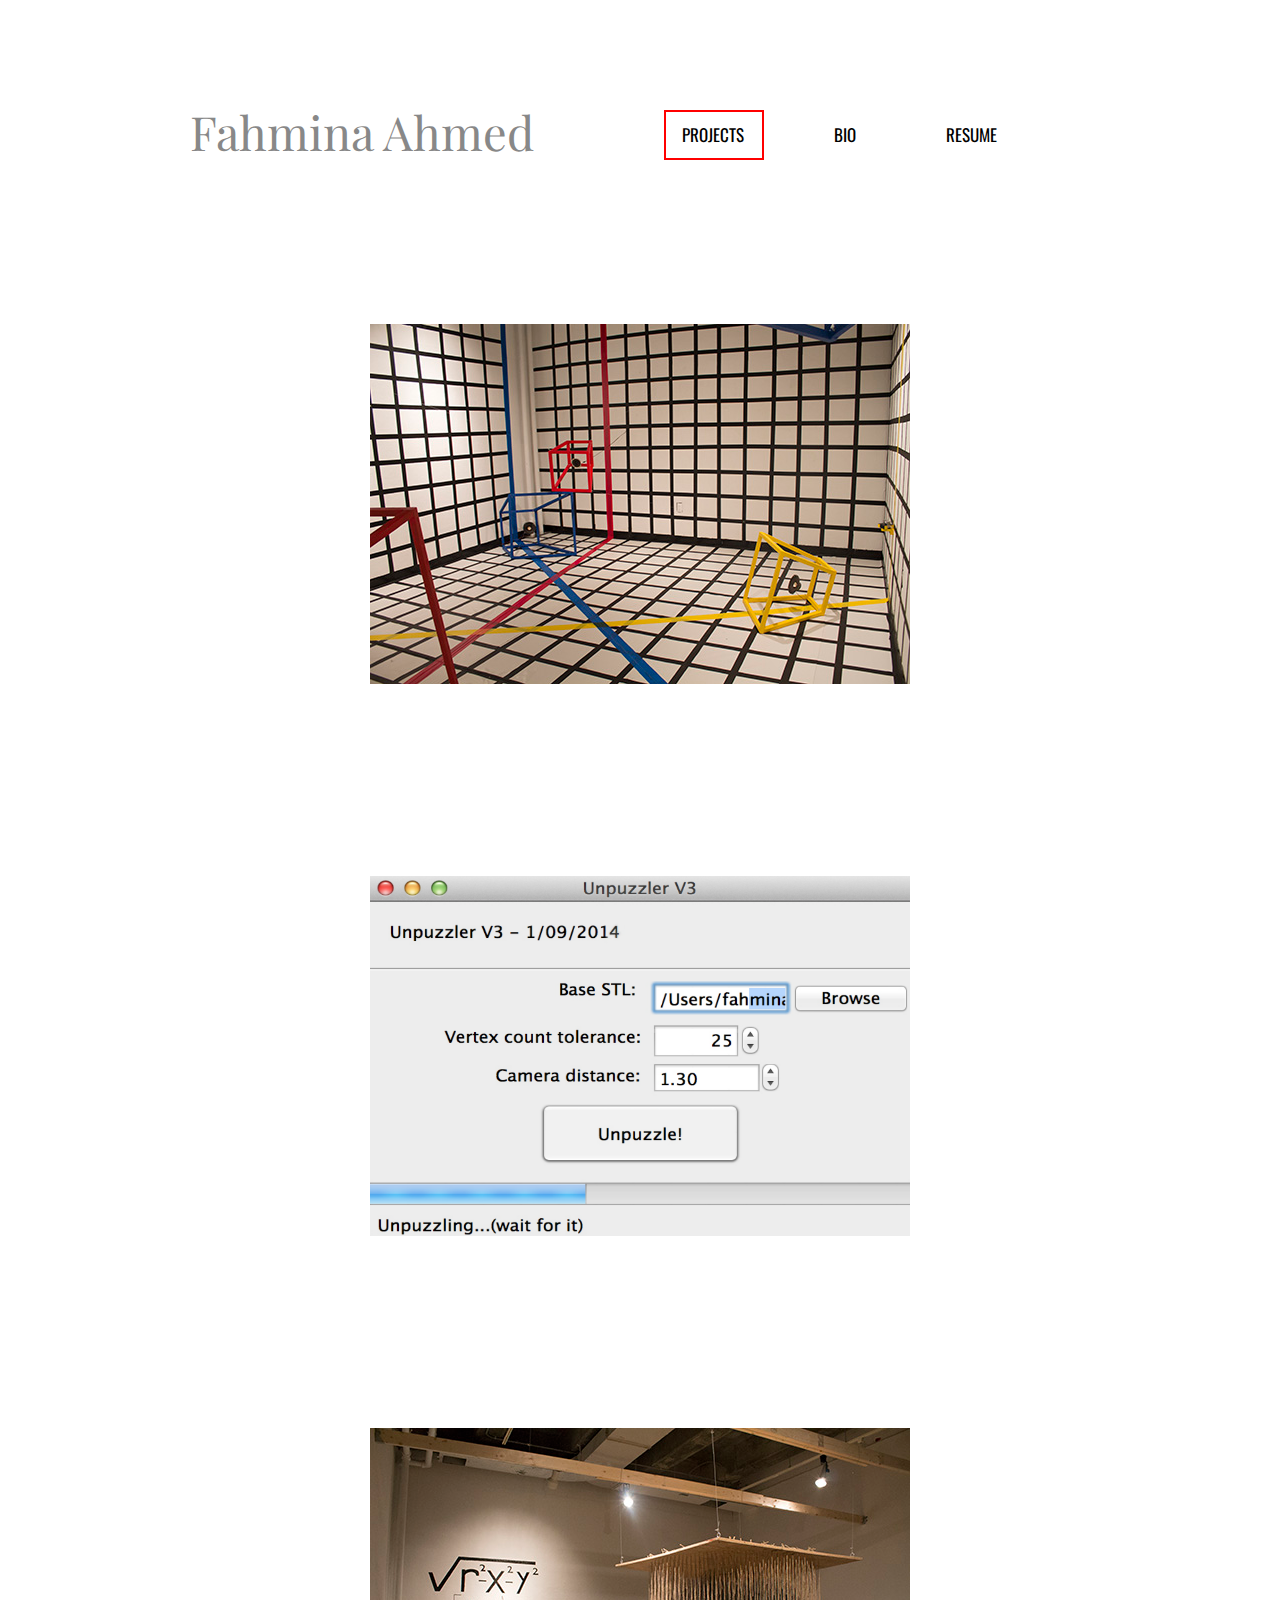
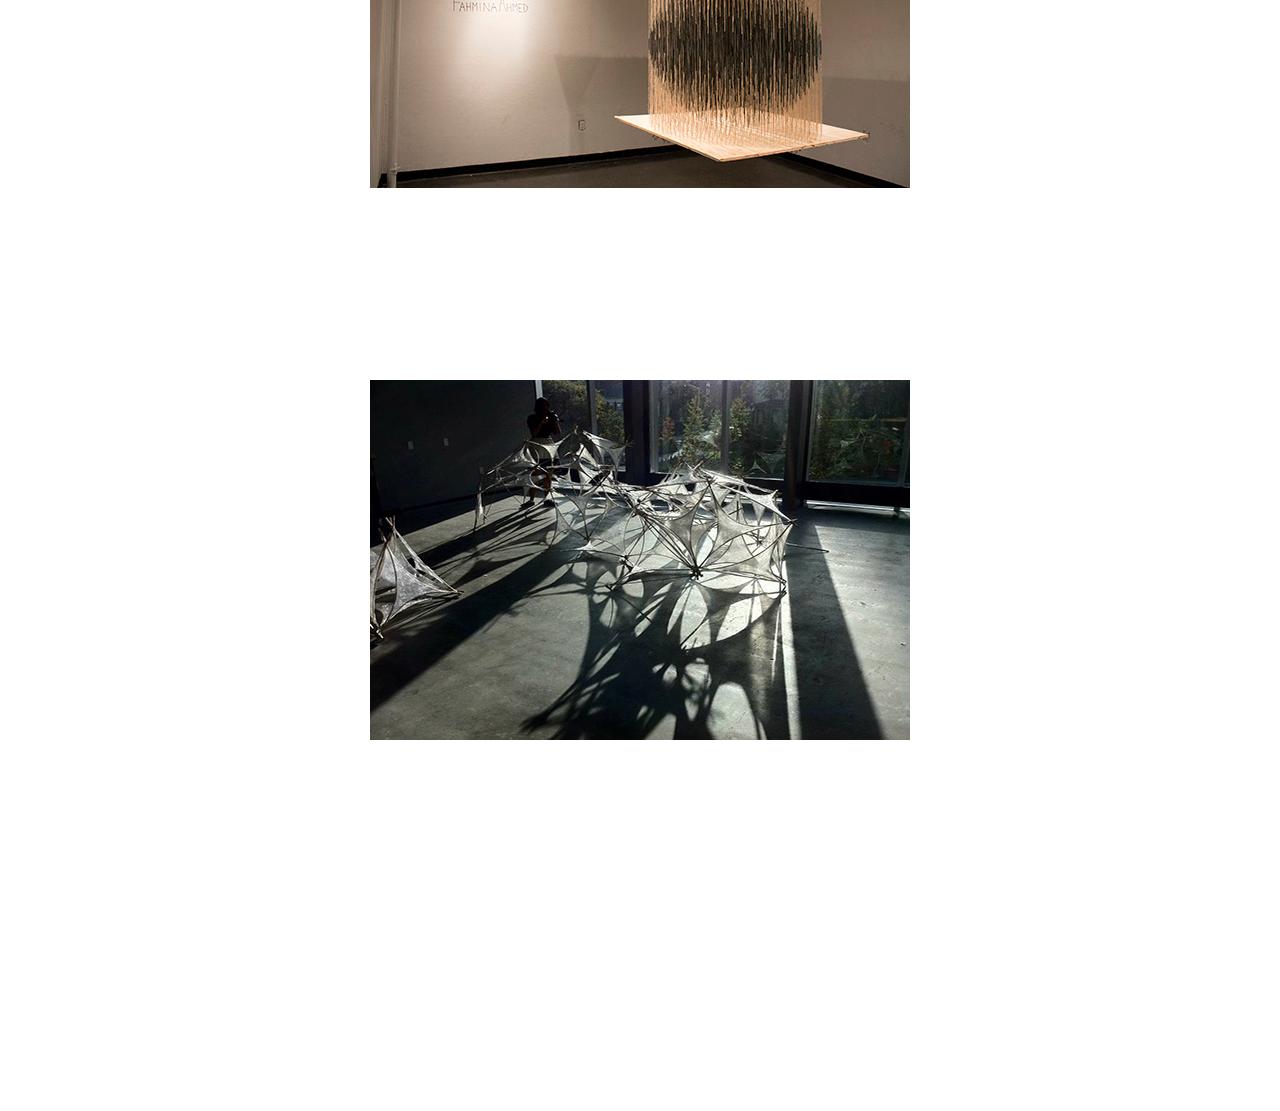
<file: index.html>
<!DOCTYPE html>
<html lang="en">
<head>
  <link href='style.css' rel='stylesheet' type='text/css'>
  <link href='http://fonts.googleapis.com/css?family=Oswald:400,300' rel='stylesheet' type='text/css'>
  <link href='http://fonts.googleapis.com/css?family=Playfair+Display:400,700,900' rel='stylesheet' type='text/css'>
  <link href='http://fonts.googleapis.com/css?family=Vidaloka' rel='stylesheet' type='text/css'>
  <script src="fahmina.js" type="text/javascript"></script>
<title>
	Fahmina Ahmed
</title>
<script>
  (function(i,s,o,g,r,a,m){i['GoogleAnalyticsObject']=r;i[r]=i[r]||function(){
  (i[r].q=i[r].q||[]).push(arguments)},i[r].l=1*new Date();a=s.createElement(o),
  m=s.getElementsByTagName(o)[0];a.async=1;a.src=g;m.parentNode.insertBefore(a,m)
  })(window,document,'script','//www.google-analytics.com/analytics.js','ga');

  ga('create', 'UA-53208724-1', 'auto');
  ga('send', 'pageview');

</script>
</head>
<body>

<div class='topbar'>
	<span class='mainTitle'>Fahmina Ahmed</span>
	<div id='nav'>
      <span id='navCursor' class='projects'></span>
	  <span class='navItem'><a href='#' id='navProjects'>PROJECTS</a></span>
	  <span class='navItem'><a href='bio.html' id='navBio'>BIO</a></span>
	  <span class='navItem'><a href='resume.html' id='navResume'>RESUME</a></span>
    </div>
</div>

<div class='content'>
	<div class='project'>
		<a href = 'gesamt.html'><img class='placeholderImage' src="img/landing/gesamt_landing.jpg"></img></a>
		<div class='projectLabel'>
			GesamtKunstWerk-It-Out
		</div>
	</div>

    <div class='project'>
		<a href = 'unpuzzler.html'><img class='placeholderImage' src="img/landing/unpuzzler_landing.png"></img></a>
		<div class='projectLabel'>
			Unpuzzler
		</div>
	</div>

	<div class='project'>
		<a href = 'sqrt.html'><img class='placeholderImage' src="img/landing/sphere_landing.jpg"></img></a>
		<div class='projectLabel'>
			sqrt(r^2 - x^2 - y^2)
		</div>
	</div>

	<div class='project'>
		<a href = 'tentsegrity.html'><img class='placeholderImage' src="img/landing/tentsegrity_landing.jpg"></img></a>
		<div class='projectLabel'>
			Tentsegrity
		</div>
	</div>

    <!--
	<div class='project'>
		<a href = '#'><img class='placeholderImage' src="img/landing/seenthrough_landing.jpg"></img></a>
		<div class='projectLabel'>
			See(n) Through
		</div>
	</div>
	!-->

    <!--
	<div class='project'>
		<a href = '#'><img class='placeholderImage' src="img/landing/metrospatial_landing.jpg"></img></a>
		<div class='projectLabel'>
			Metrospatial Vestige
		</div>
	</div>
	!-->
</div>


</body>
</html>
</file>
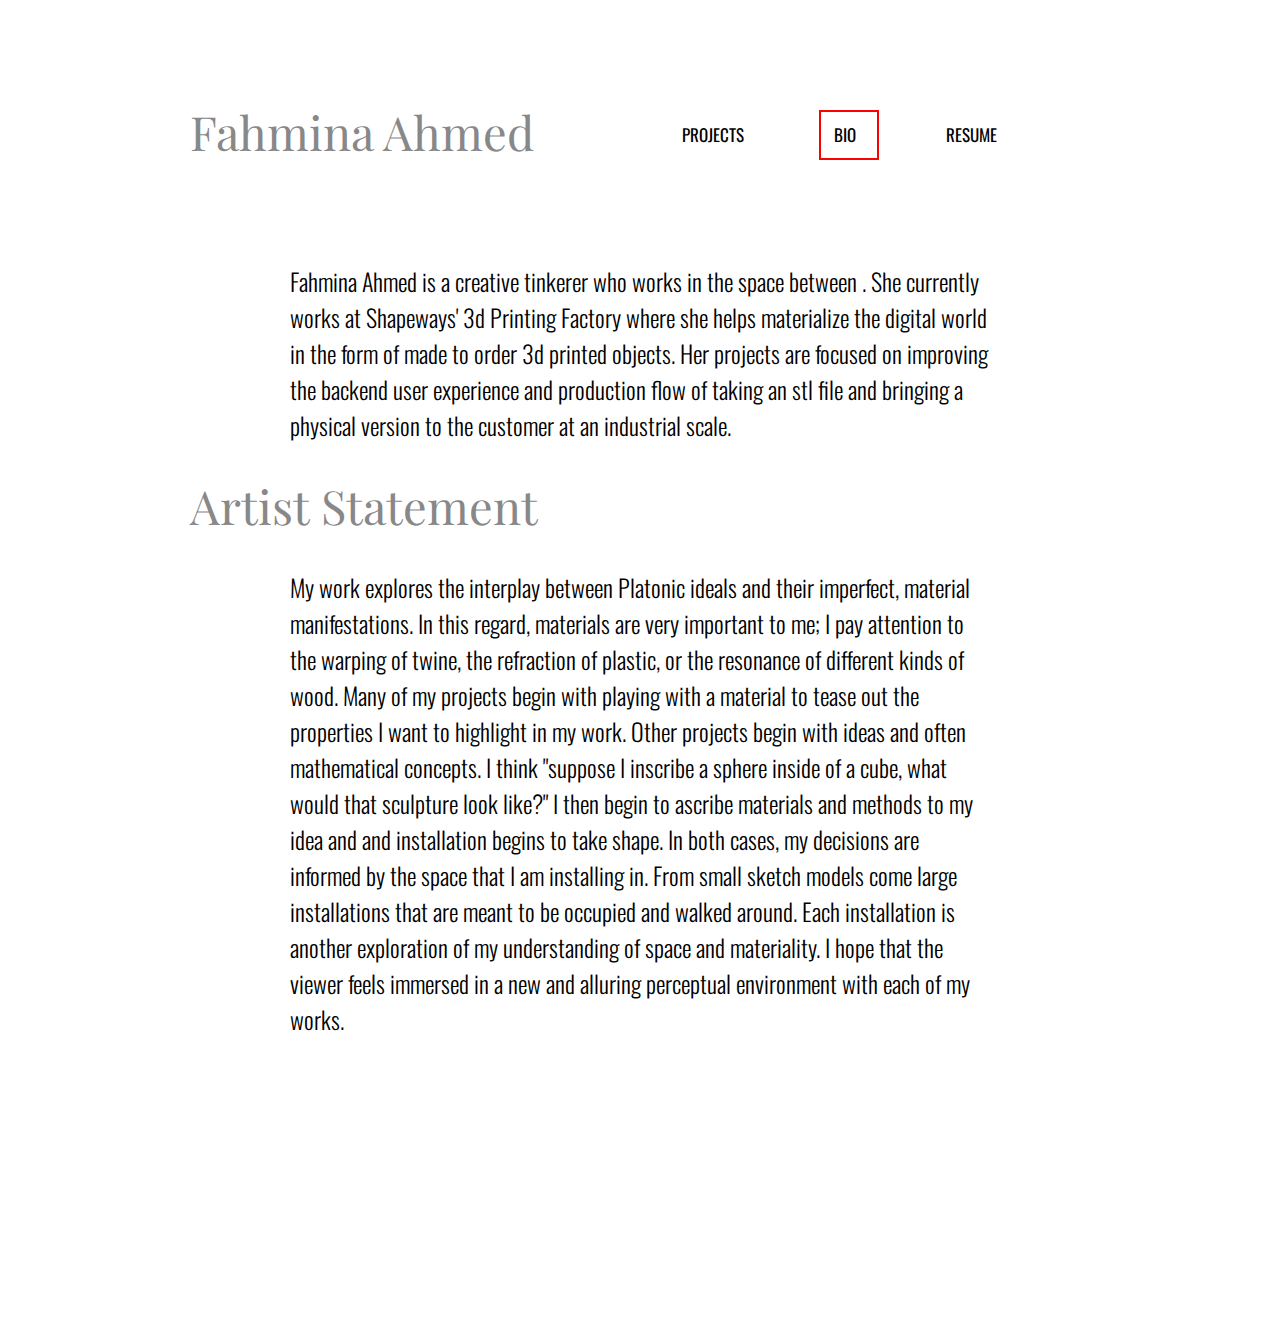
<file: bio.html>
<!DOCTYPE html>
<html lang="en">
<head>
  <link href='style.css' rel='stylesheet' type='text/css'>
  <link href='http://fonts.googleapis.com/css?family=Oswald:400,700,300' rel='stylesheet' type='text/css'>
  <link href='http://fonts.googleapis.com/css?family=Playfair+Display:400,700,900' rel='stylesheet' type='text/css'>
  <link href='http://fonts.googleapis.com/css?family=Vidaloka' rel='stylesheet' type='text/css'>
  <script src="fahmina.js" type="text/javascript"></script>
<title>
	Fahmina Ahmed
</title>
</head>
<body>


<div class='topbar'>
	<span class='mainTitle'>Fahmina Ahmed</span>
	<div id='nav'>
      <span id='navCursor' class='bio'></span>
	  <span class='navItem'><a href='index.html' id='navProjects'>PROJECTS</a></span>
	  <span class='navItem'><a href='bio.html' id='navBio'>BIO</a></span>
	  <span class='navItem'><a href='resume.html' id='navResume'>RESUME</a></span>
    </div>
</div>

<div class='content'>
<div class='biotext'>
Fahmina Ahmed is a creative tinkerer who works in the space between . She currently works at Shapeways' 3d Printing Factory where she helps materialize the digital world in the form of made to order 3d printed objects. Her projects are focused on improving the backend user experience and production flow of taking an stl file and bringing a physical version to the customer at an industrial scale. 
</div>
<h1>Artist Statement</h1>
<div class='biotext'>
My work explores the interplay between Platonic ideals and their imperfect, material manifestations. In this regard, materials are very important to me; I pay attention to the warping of twine, the refraction of plastic, or the resonance of different kinds of wood. Many of my projects begin with playing with a material to tease out the properties I want to highlight in my work. Other projects begin with ideas and often mathematical concepts. I think "suppose I inscribe a sphere inside of a cube, what would that sculpture look like?" I then begin to ascribe materials and methods to my idea and and installation begins to take shape. In both cases, my decisions are informed by the space that I am installing in. From small sketch models come large installations that are meant to be occupied and walked around. Each installation is another exploration of my understanding of space and materiality. I hope that the viewer feels immersed in a new and alluring perceptual environment with each of my works.
</div>
</div>

</body>
</html>
</file>
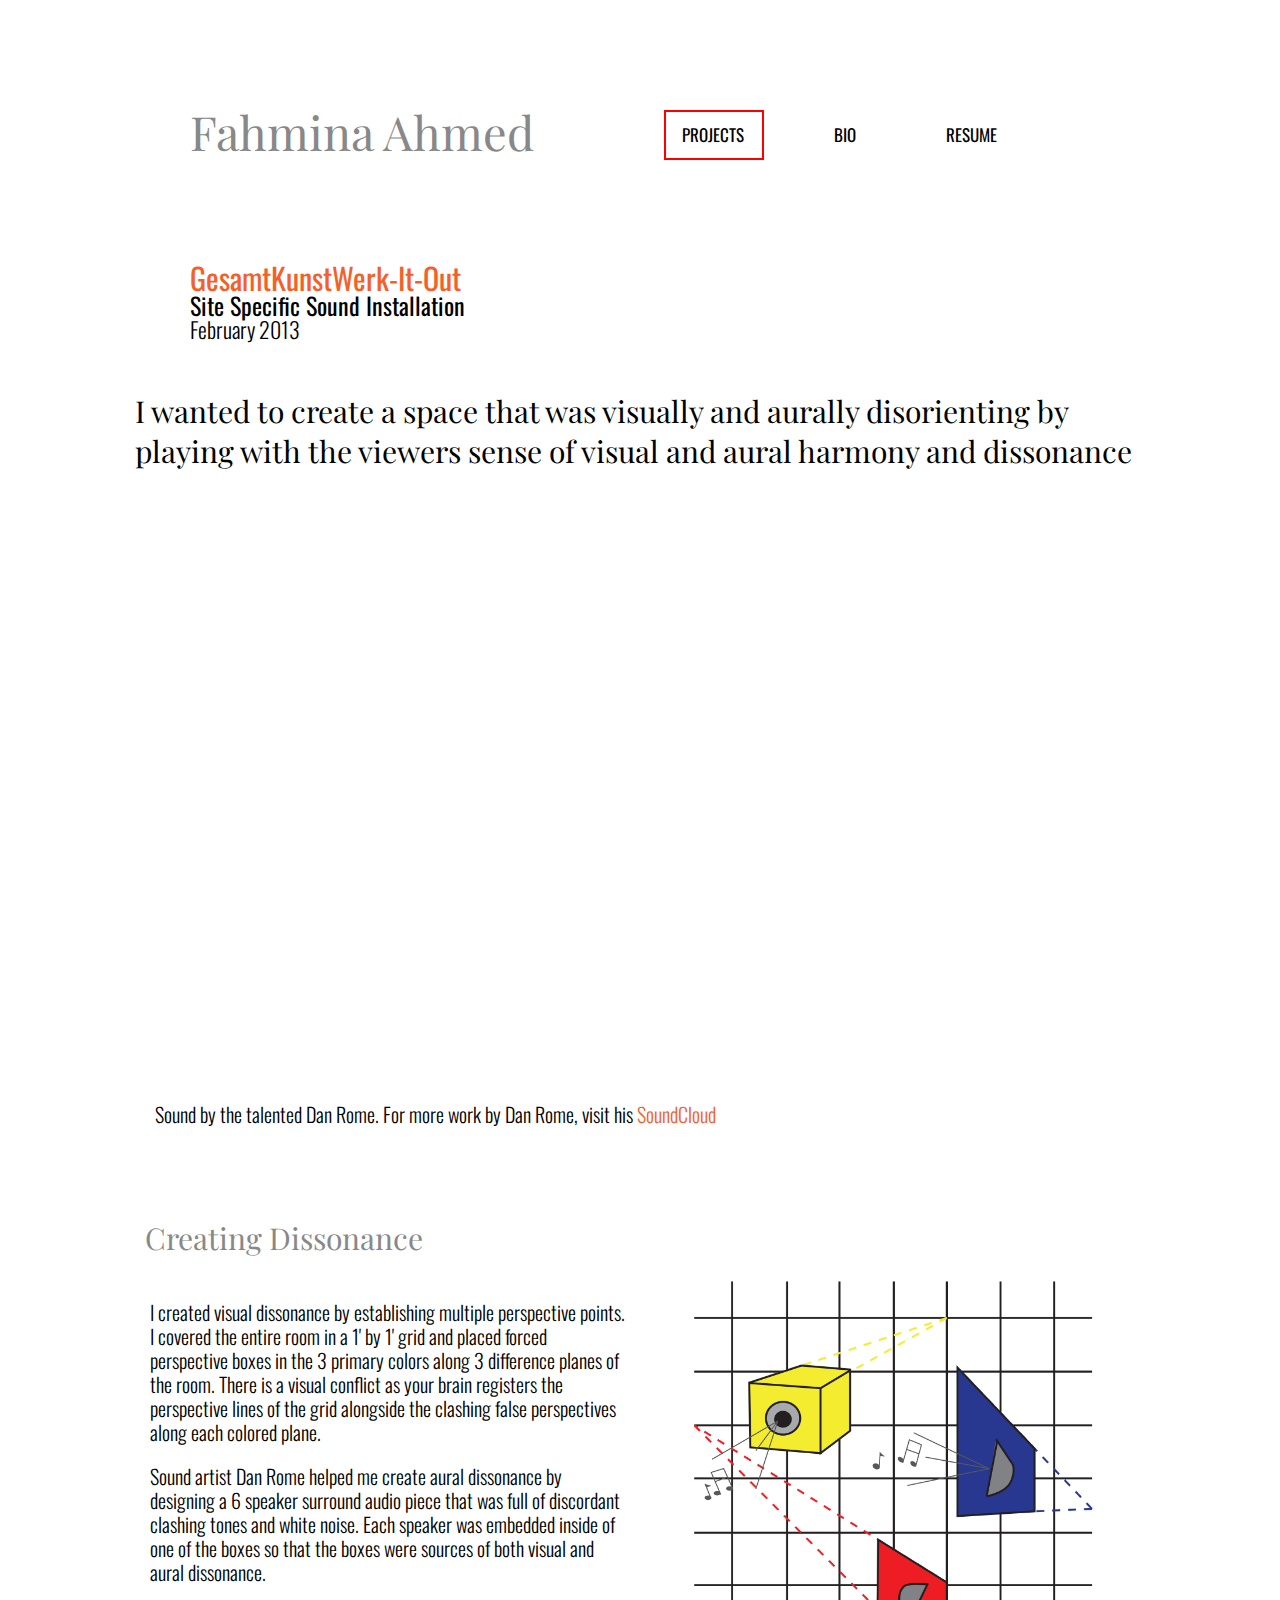
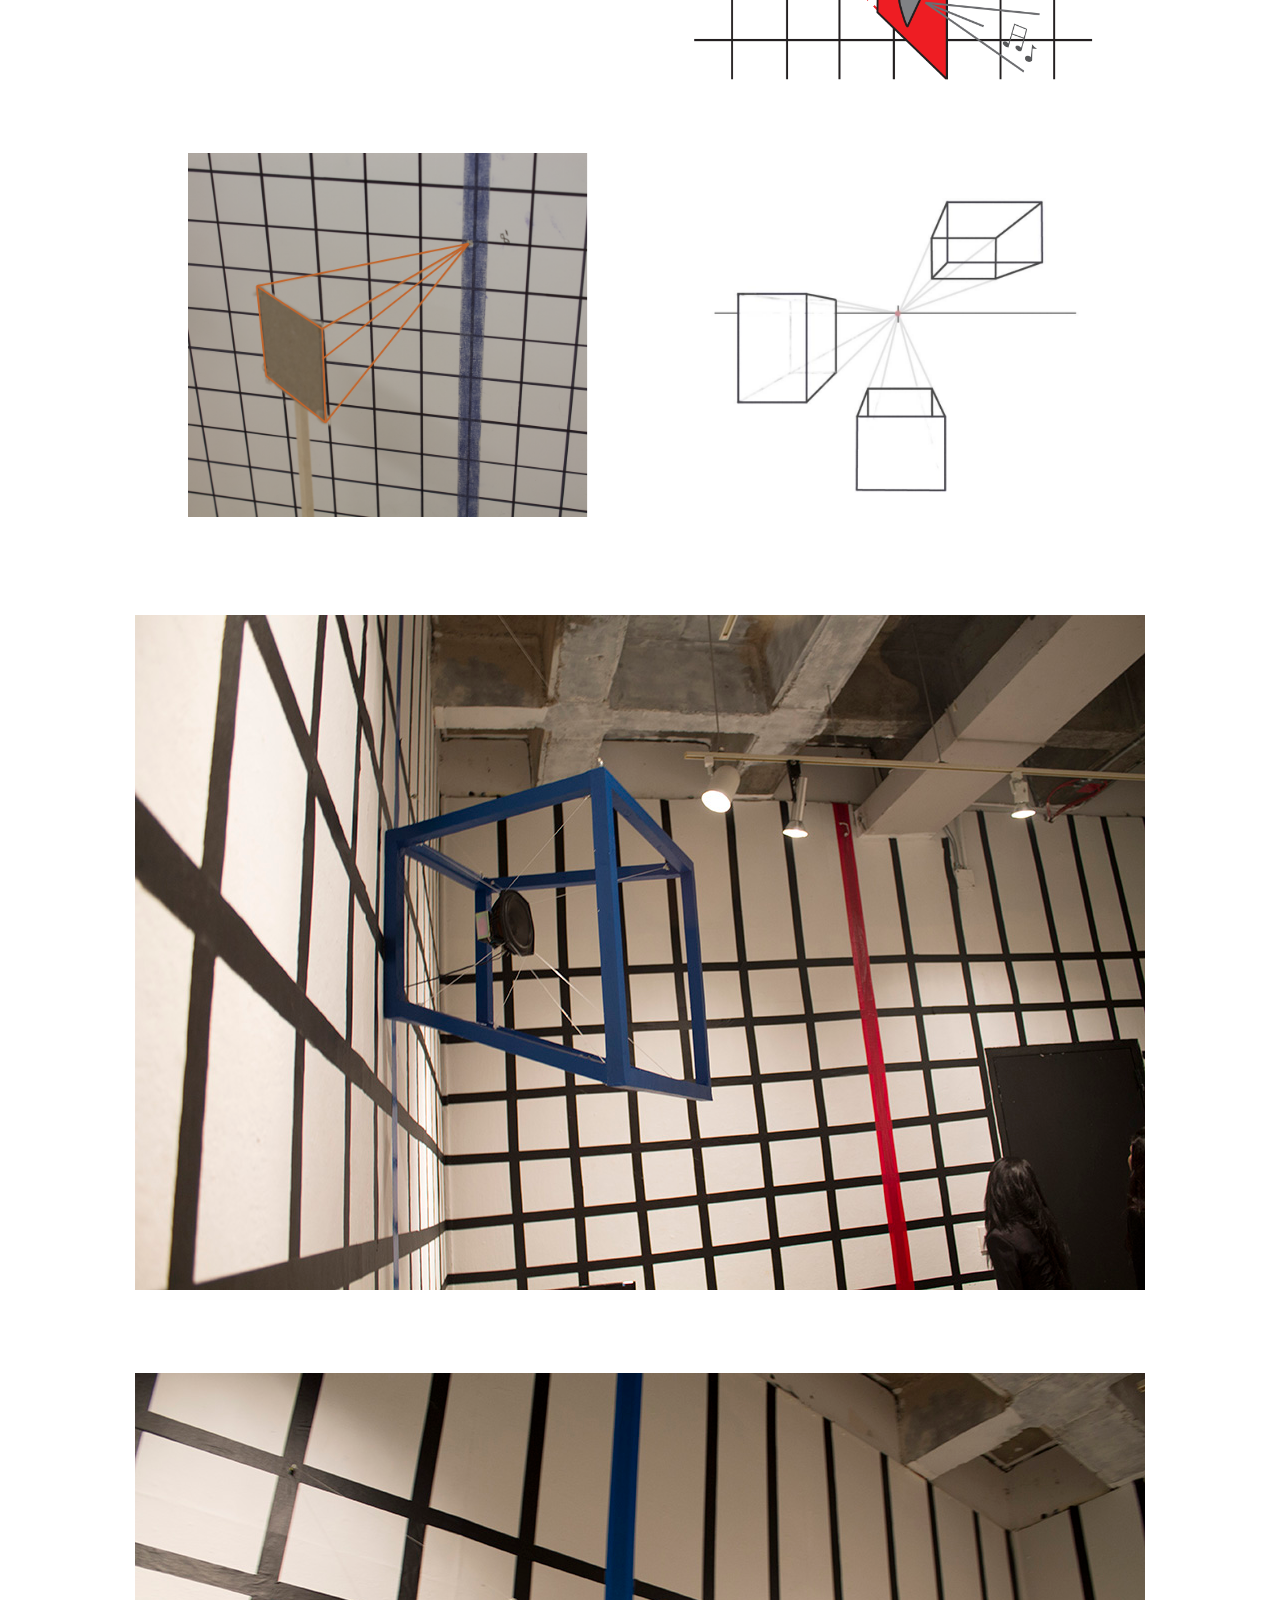
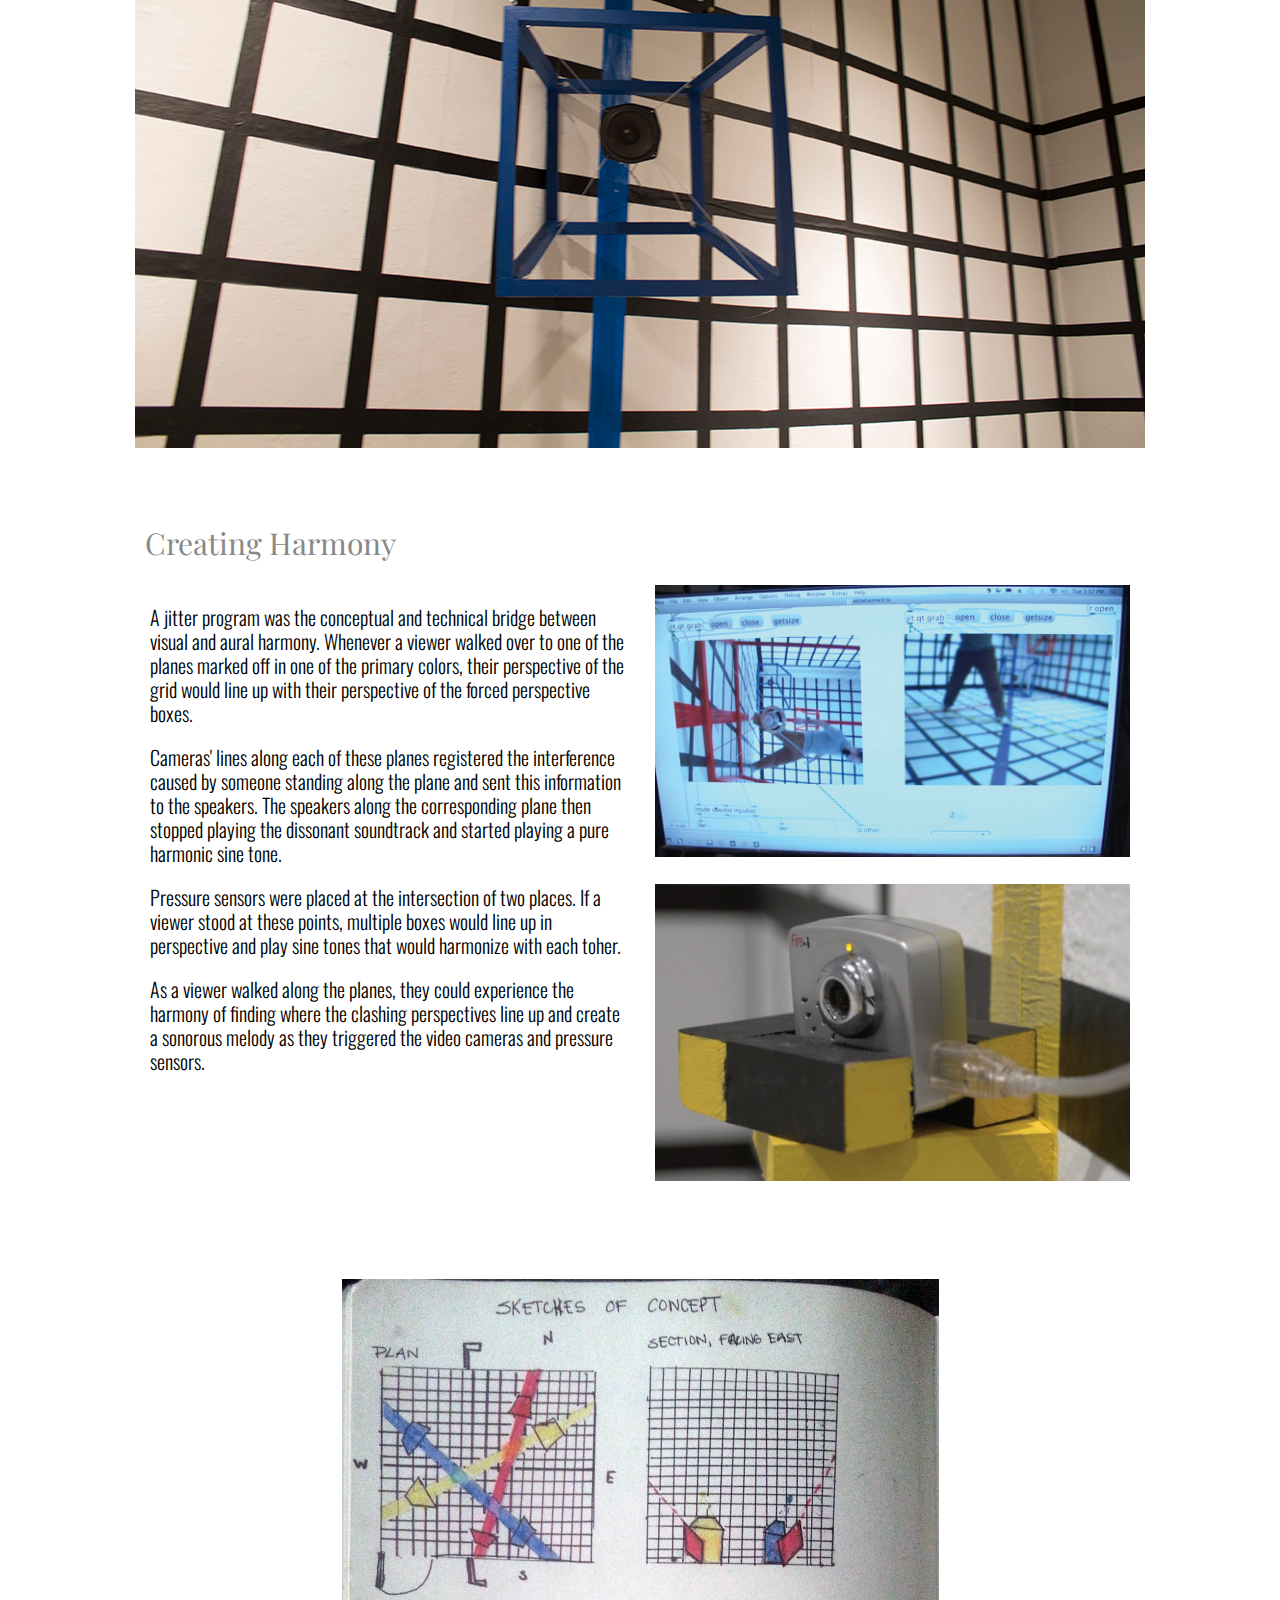
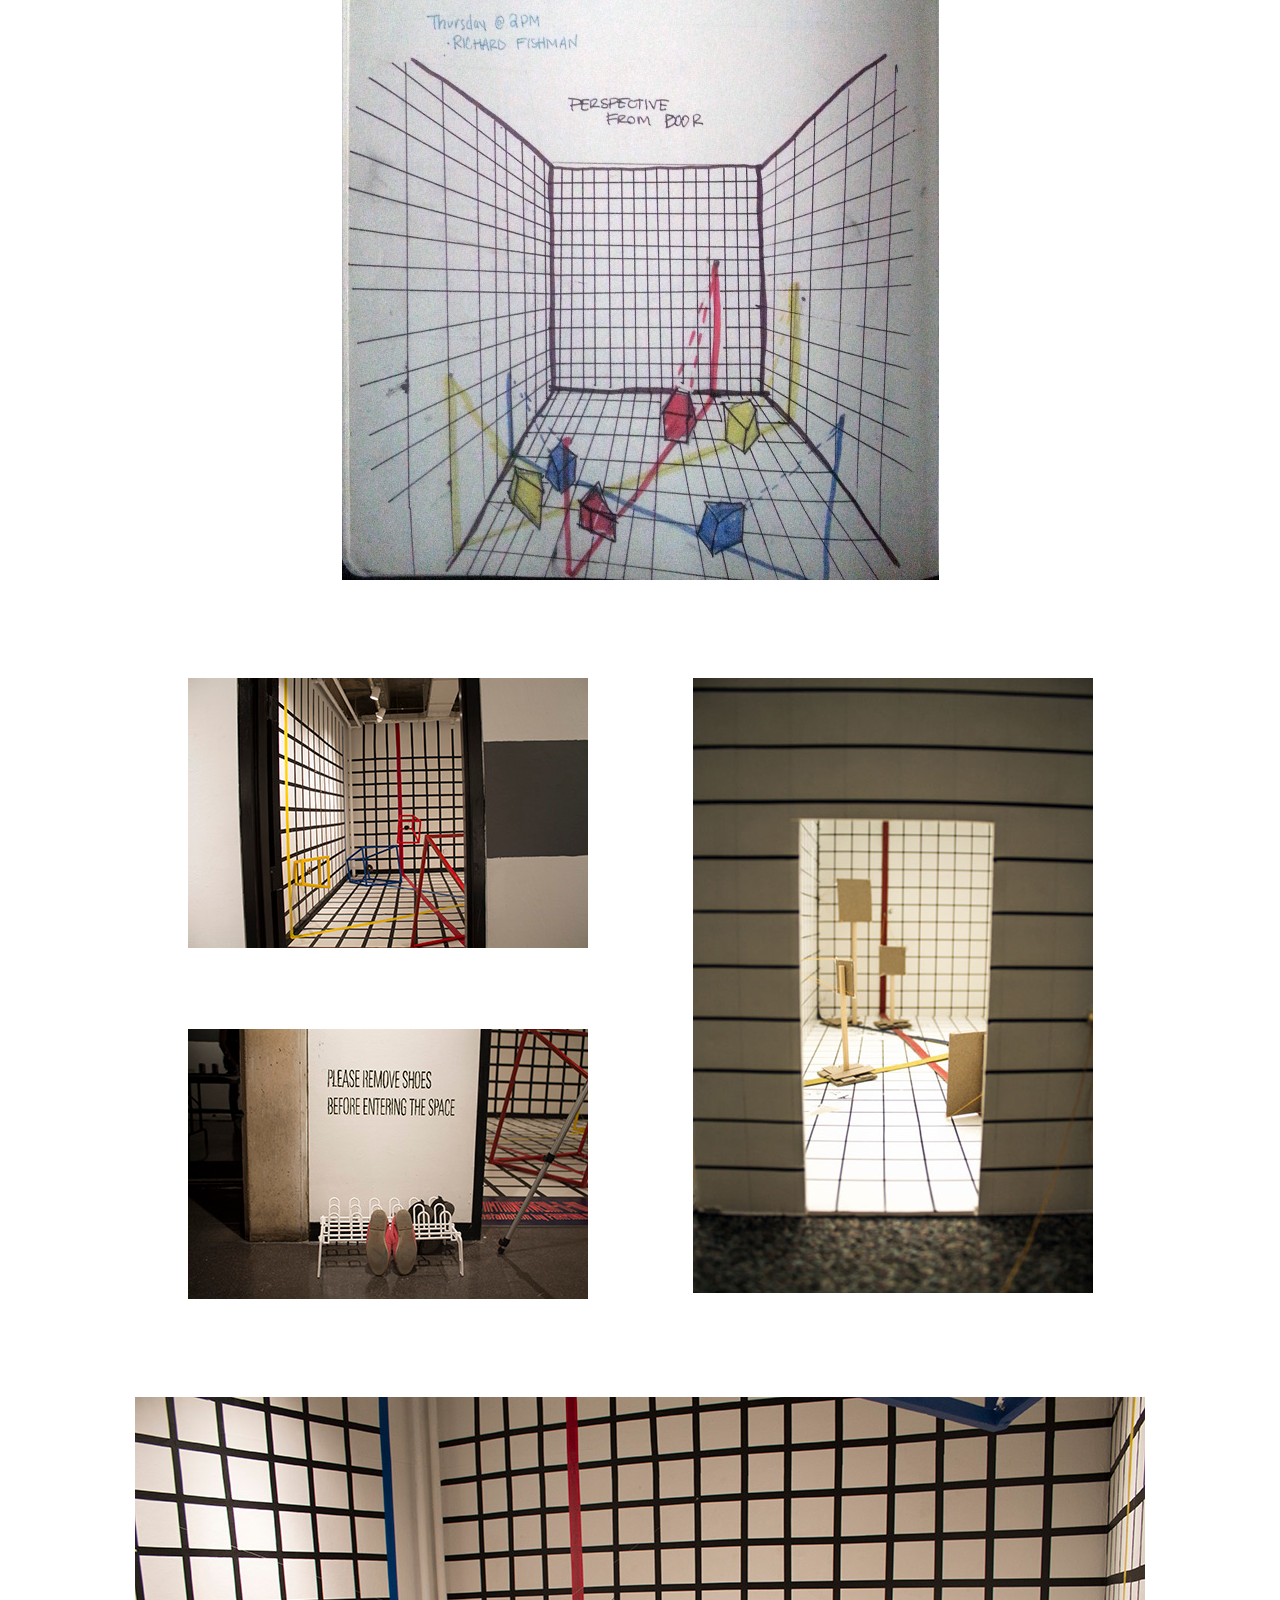
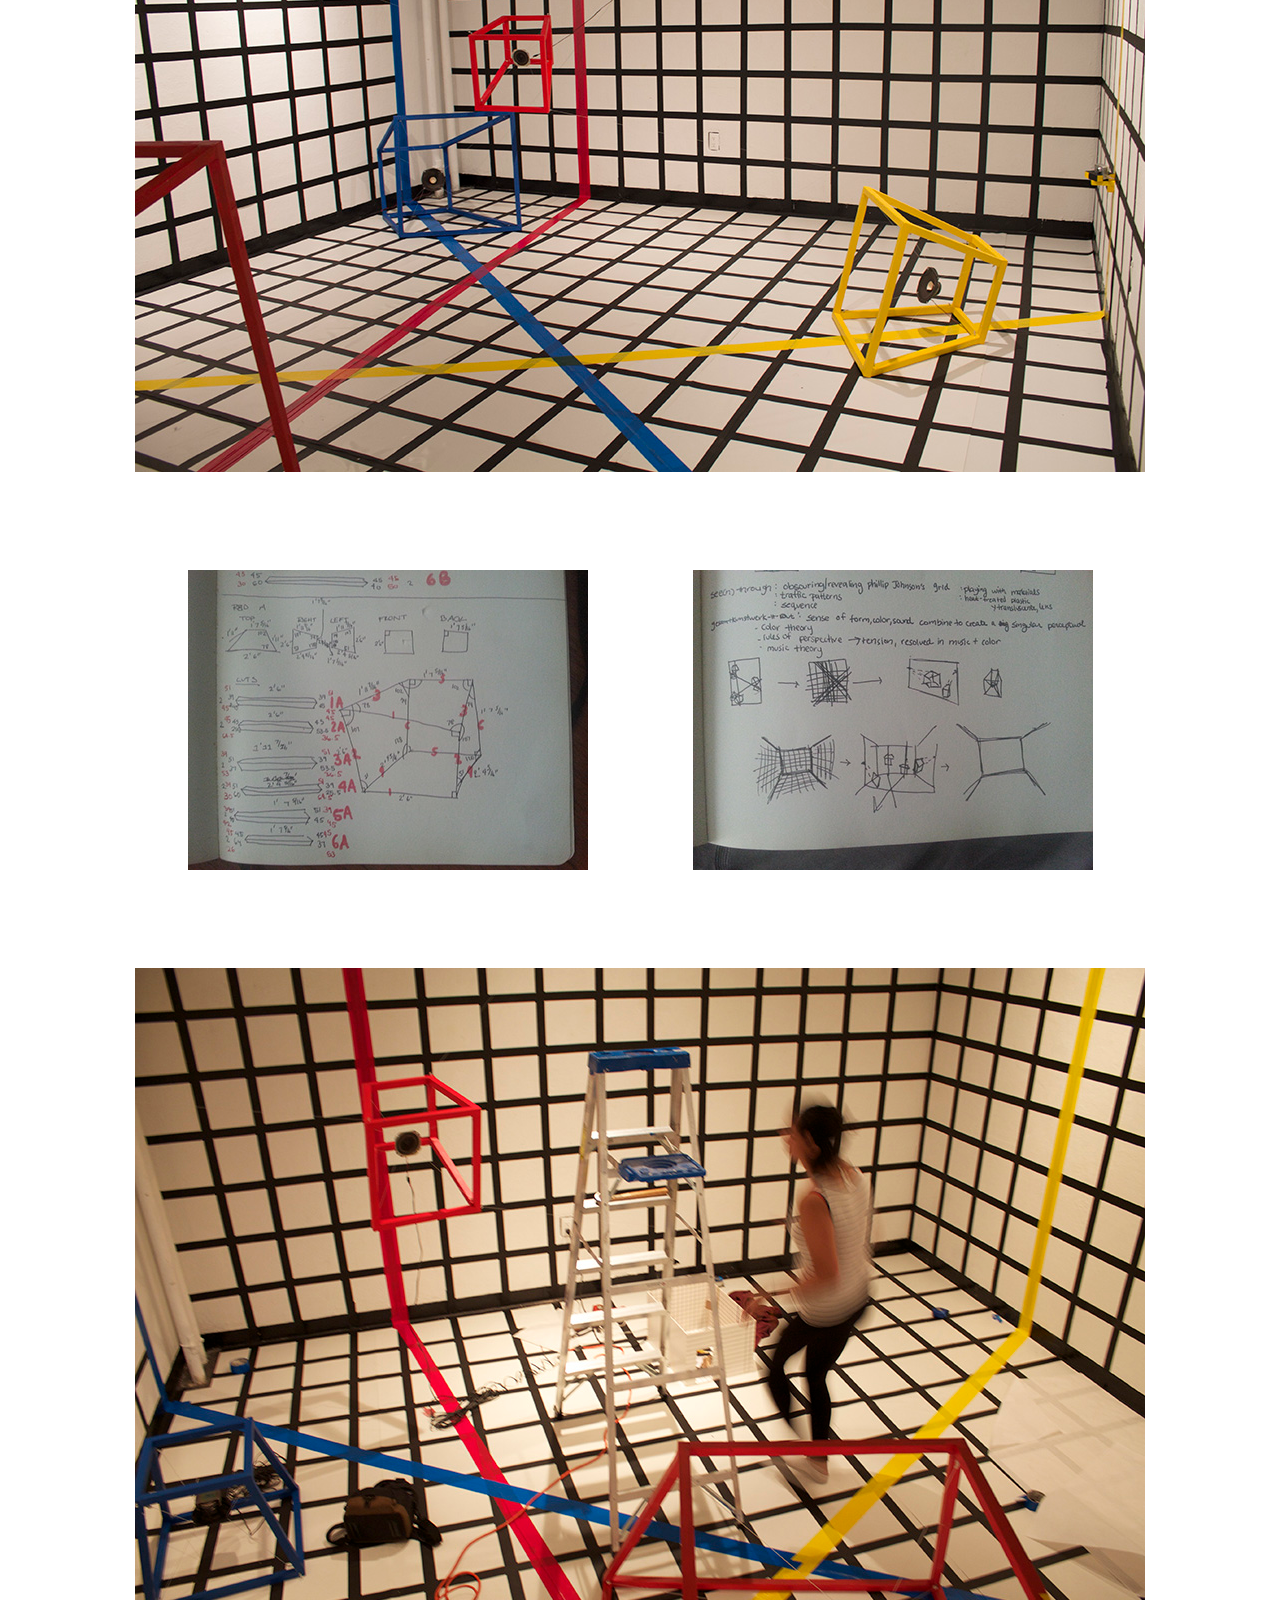
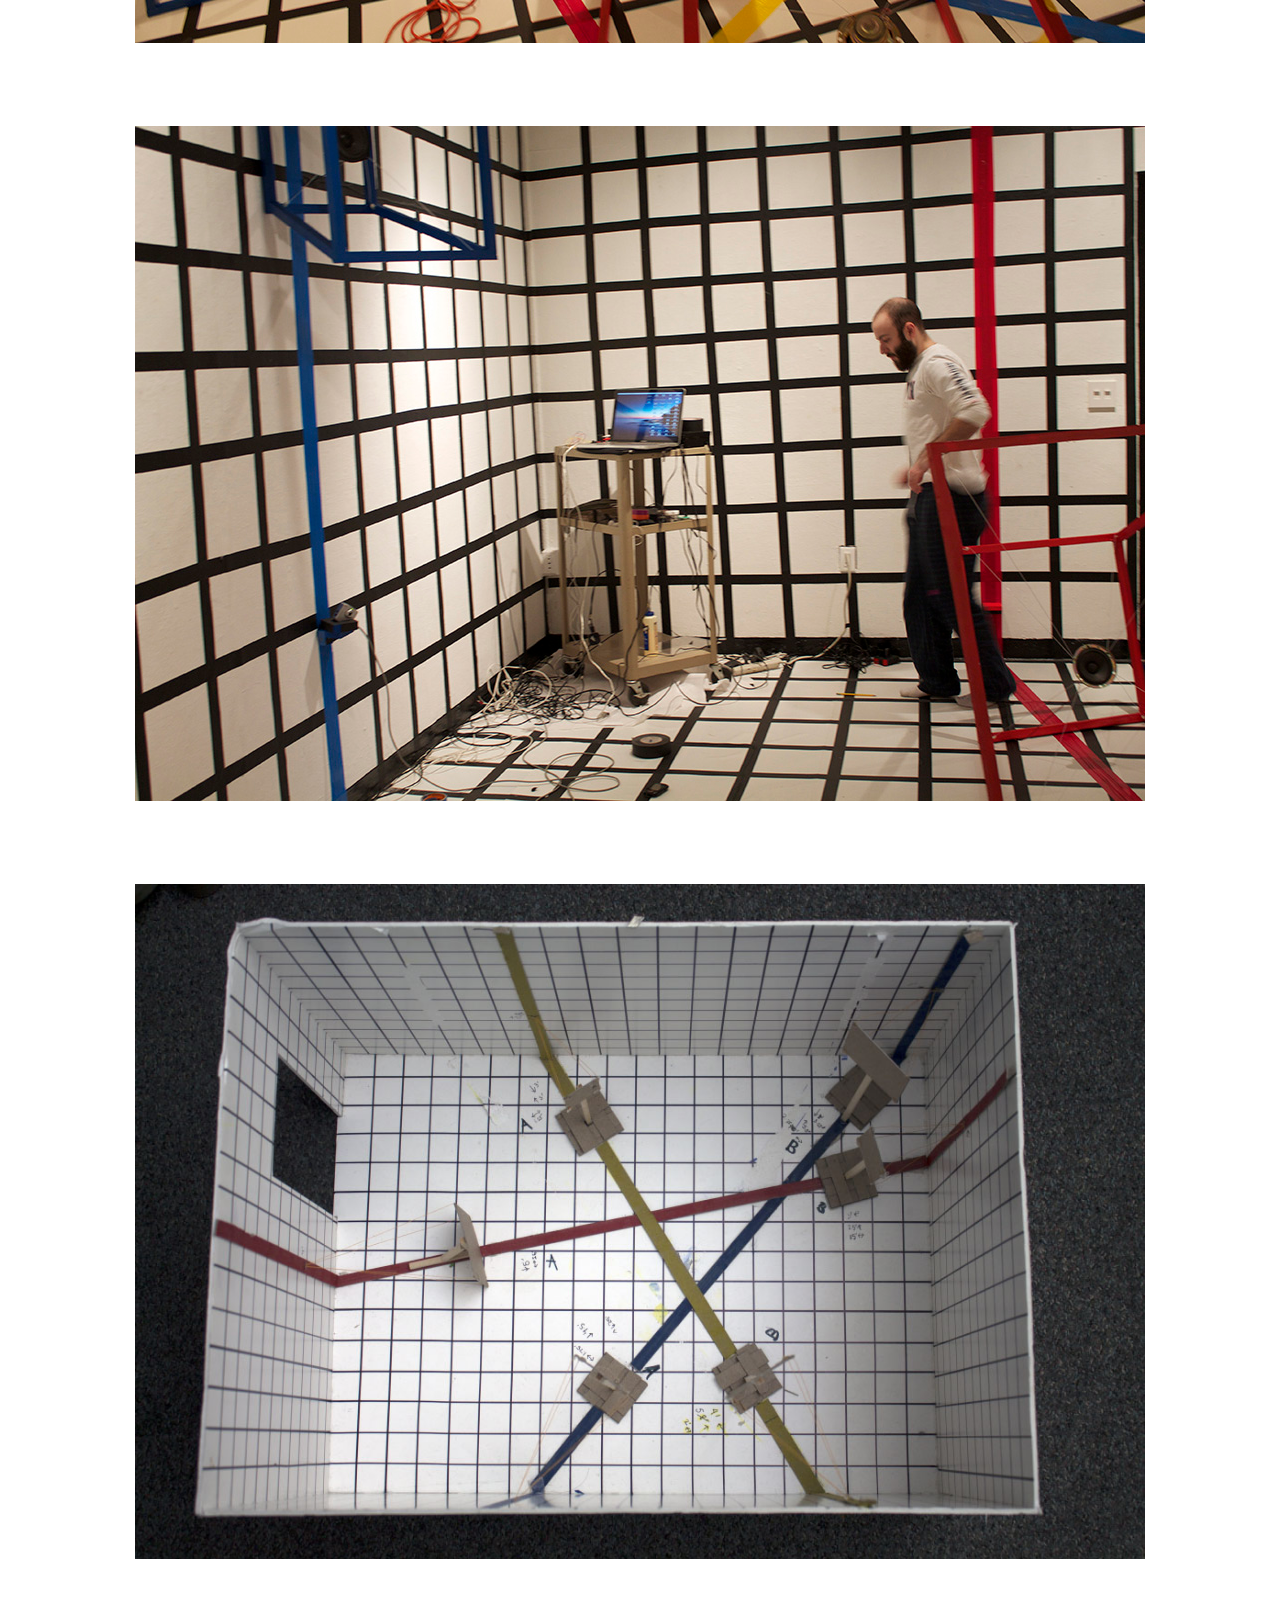
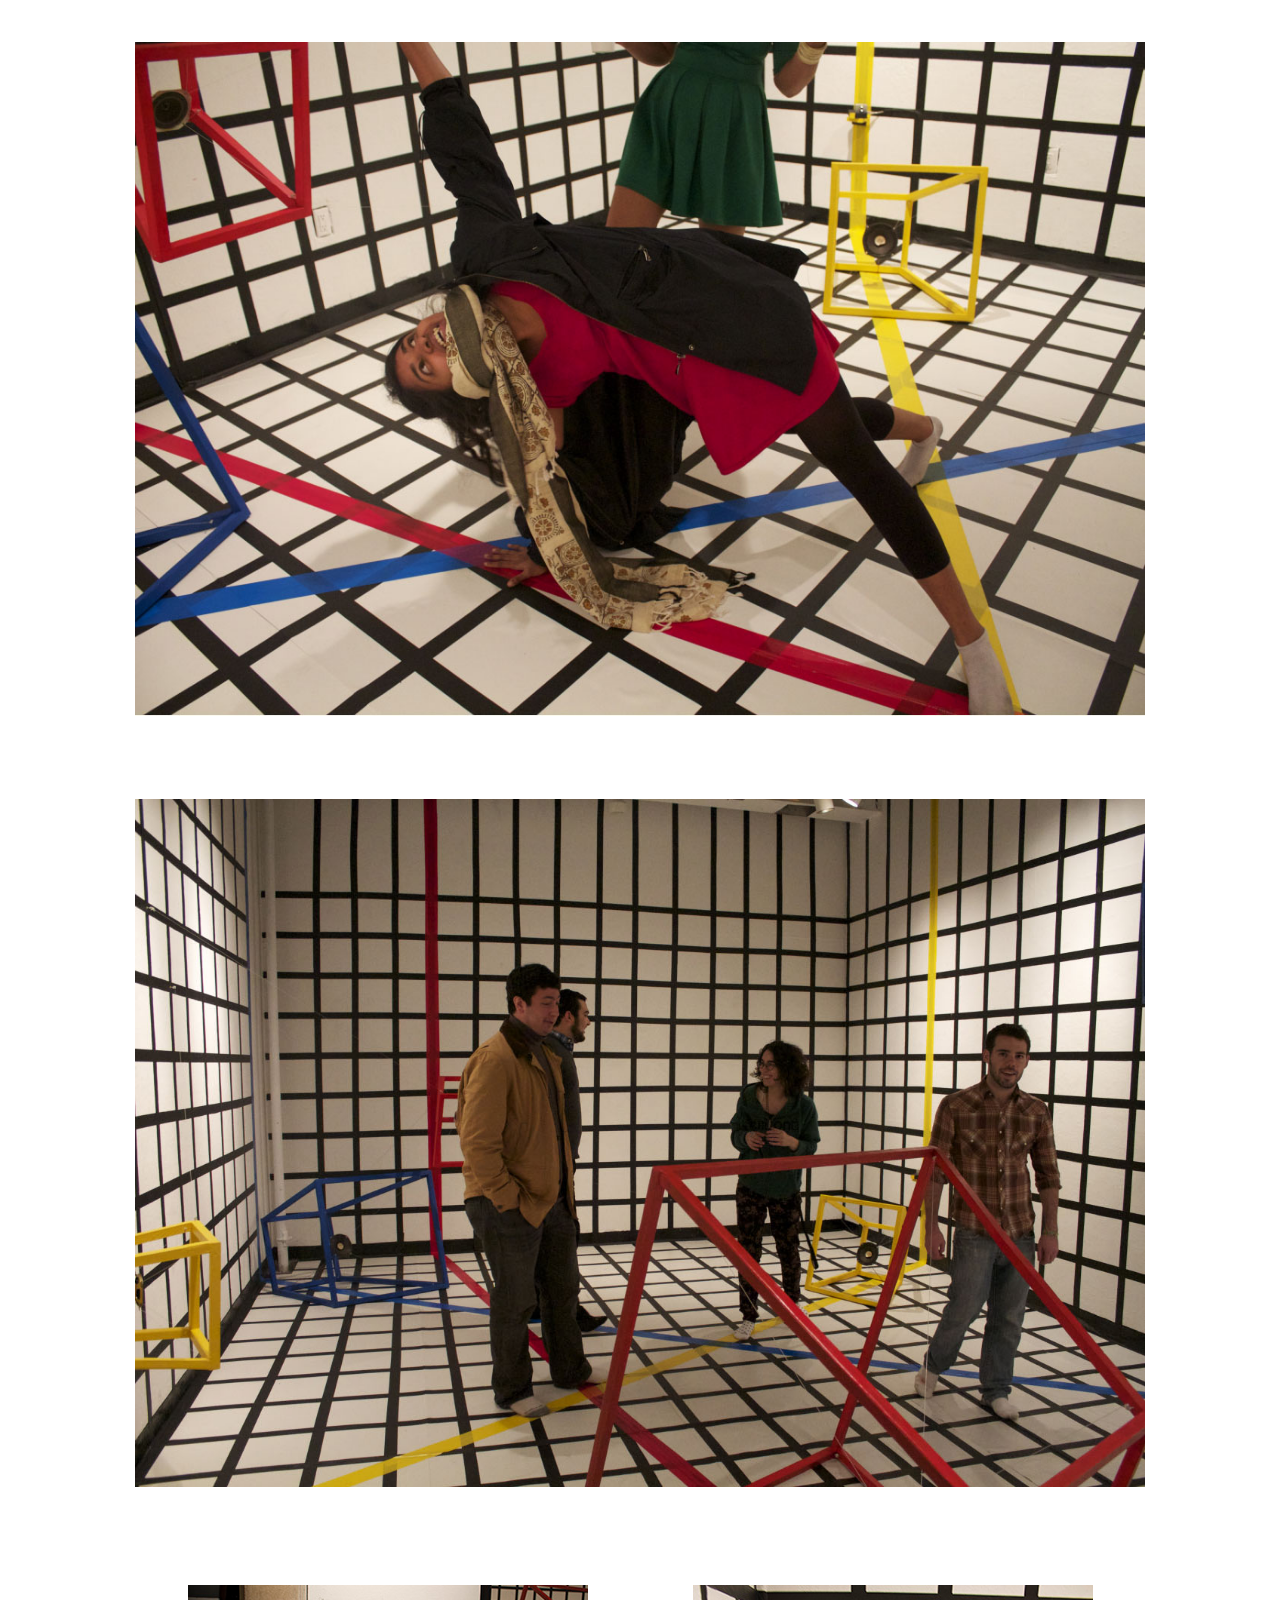
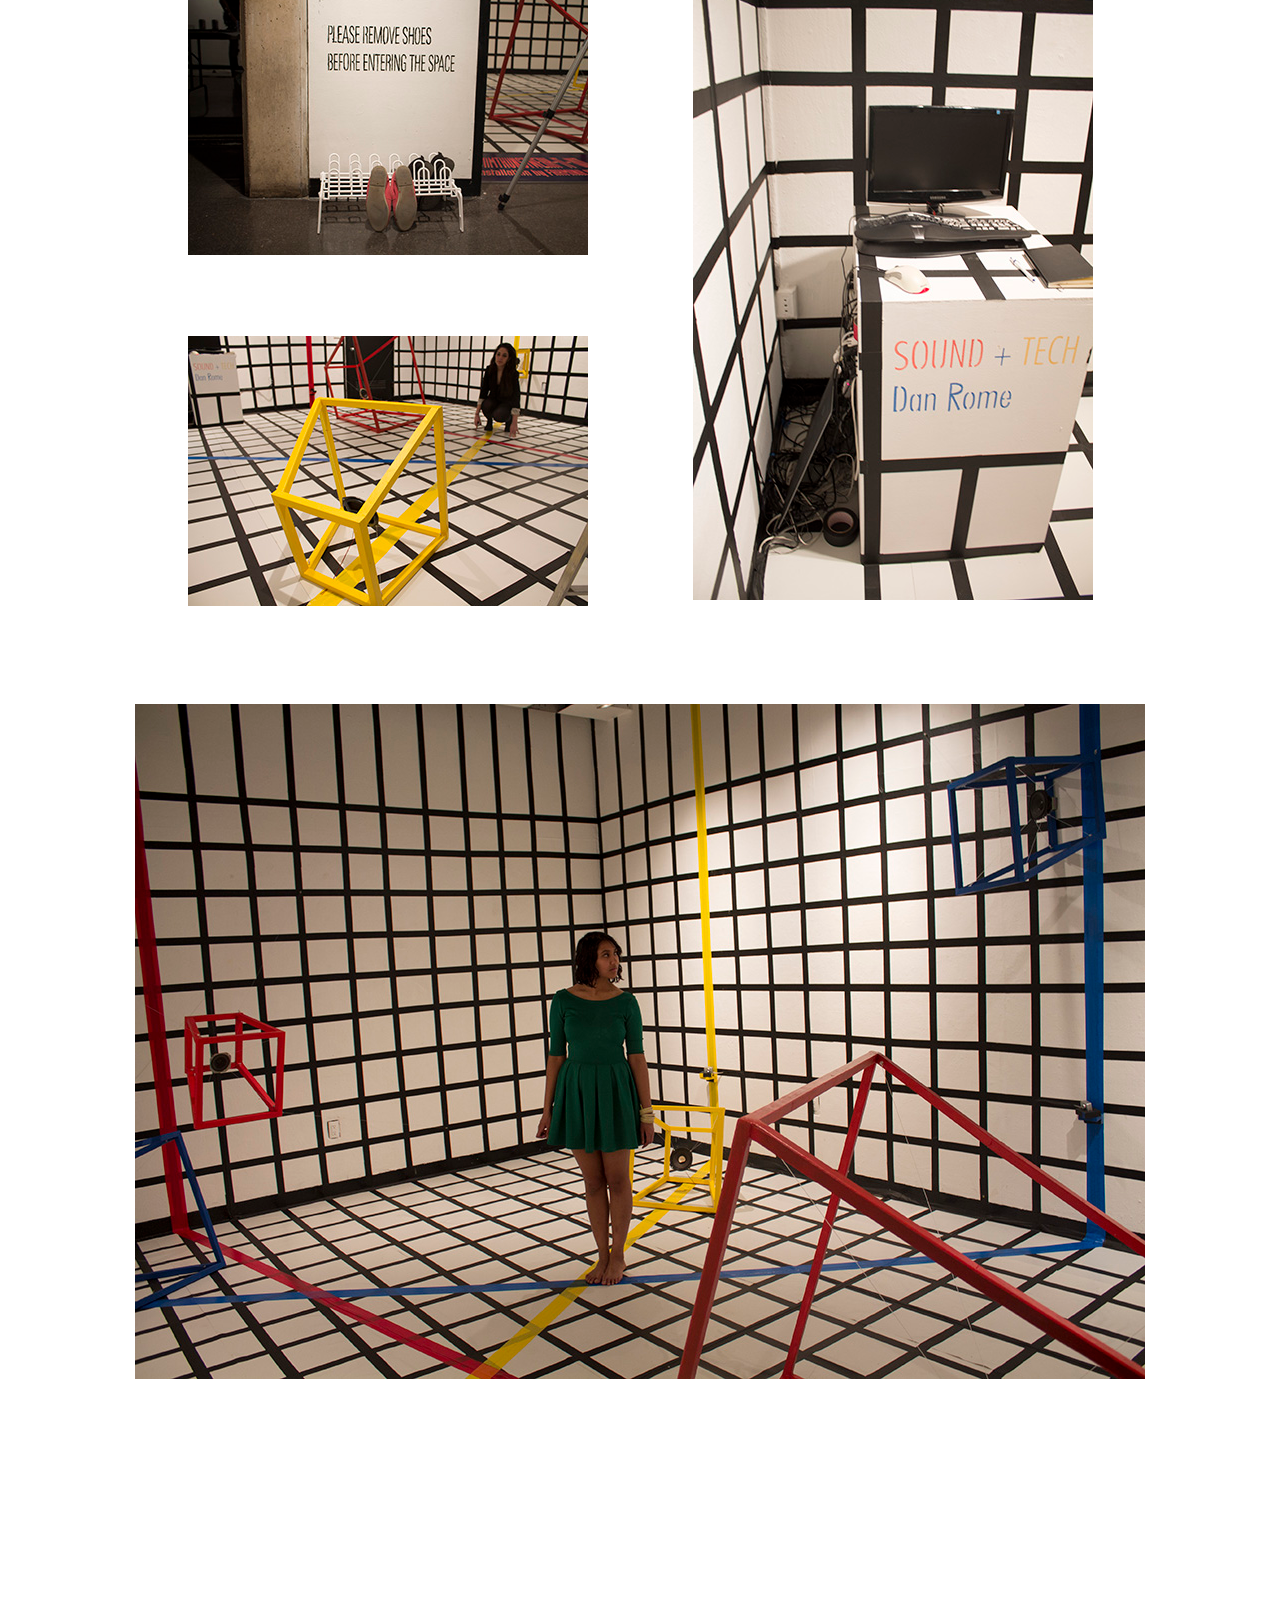
<file: gesamt.html>
<!DOCTYPE html>
<html lang="en">
<head>
  <link href='style.css' rel='stylesheet' type='text/css'>
  <link href='http://fonts.googleapis.com/css?family=Oswald:400,700,300' rel='stylesheet' type='text/css'>
  <link href='http://fonts.googleapis.com/css?family=Playfair+Display:400,700,900' rel='stylesheet' type='text/css'>
  <link href='http://fonts.googleapis.com/css?family=Vidaloka' rel='stylesheet' type='text/css'>
  <script src="fahmina.js" type="text/javascript"></script>
<title>
	Fahmina Ahmed
</title>
<script>
  (function(i,s,o,g,r,a,m){i['GoogleAnalyticsObject']=r;i[r]=i[r]||function(){
  (i[r].q=i[r].q||[]).push(arguments)},i[r].l=1*new Date();a=s.createElement(o),
  m=s.getElementsByTagName(o)[0];a.async=1;a.src=g;m.parentNode.insertBefore(a,m)
  })(window,document,'script','//www.google-analytics.com/analytics.js','ga');

  ga('create', 'UA-53208724-1', 'auto');
  ga('send', 'pageview');

</script>
</head>
<body>

<div class='topbar'>
	<span class='mainTitle'>Fahmina Ahmed</span>
	<div id='nav'>
      <span id='navCursor' class='projects'></span>
	  <span class='navItem'><a href='index.html' id='navProjects'>PROJECTS</a></span>
	  <span class='navItem'><a href='bio.html' id='navBio'>BIO</a></span>
	  <span class='navItem'><a href='resume.html' id='navResume'>RESUME</a></span>
    </div>
</div>

<div class='content'>
<div class="projectHeader">
  <div class="title">GesamtKunstWerk-It-Out</div>
  <div class="medium">Site Specific Sound Installation</div>
  <div class="date">February 2013</div>
</div>
</div>

<div class='content fullwidth'>

<div class="fullWidthText" style='margin-top: 50px;'>
I wanted to create a space that was visually and aurally disorienting by 
playing with the viewers sense of visual and aural harmony and dissonance
</div>

<div class="slide">
  <div class="slideFull">
  <iframe src="http://player.vimeo.com/video/73968367?title=0&amp;byline=0&amp;portrait=0&amp;color=f56029" width="1010" height="568" frameborder="0" webkitallowfullscreen mozallowfullscreen allowfullscreen>
  </iframe>
  <p style='padding-left: 20px;'>Sound by the talented Dan Rome. For more work by Dan Rome, visit his <a href="http://soundcloud.com/gnomedad">SoundCloud</a></p>
  </div>
</div>



<div class="slide nomargin">
<h2>Creating Dissonance</h2>
<div class="right"><img src="img/gesamt/g1.png"></img></div>
<div class="left">
  <p>
  I created visual dissonance by establishing multiple perspective points. I covered the entire room in a 1' by 1' grid and placed forced perspective boxes in the 3 primary colors along 3 difference planes of the room. There is a visual conflict as your brain registers the perspective lines of the grid alongside the clashing false perspectives along each colored plane.
  </p>
  <p>
  Sound artist Dan Rome helped me create aural dissonance by designing a 6 speaker surround audio piece that was full of discordant clashing tones and white noise. Each speaker was embedded inside of one of the boxes so that the boxes were sources of both visual and aural dissonance.
  </p>
</div>
</div>

<div class="slide">
  <div class="right"><img src="img/gesamt/g2_a.png"></img></div>
  <div class="left"><img src="img/gesamt/g2_b.png"></img></div>
</div>

<div class="slide">
    <div class="slideFull"><img src="img/gesamt/g3.jpg"></img></div>
</div>

<div class="slide">
    <div class="slideFull"><img src="img/gesamt/g4.jpg"></img></div>
</div>

<div class="slide">
  <h2>Creating Harmony</h2>
  <div class="right">
    <div><img src="img/gesamt/g5_a.jpg"></img></div>
    <br/>
    <div><img src="img/gesamt/g5_b.jpg"></img></div>
  </div>
  <div class="left">
    <p>
    A jitter program was the conceptual and technical bridge between visual and aural harmony. Whenever a viewer walked over to one of the planes marked off in one of the primary colors, their perspective of the grid would line up with their perspective of the forced perspective boxes.
    </p>
    <p>
    Cameras' lines along each of these planes registered the interference caused by someone standing along the plane and sent this information to the speakers. The speakers along the corresponding plane then stopped playing the dissonant soundtrack and started playing a pure harmonic sine tone.
    </p>
    <p>
      Pressure sensors were placed at the intersection of two places. If a viewer stood at these points, multiple boxes would line up in perspective and play sine tones that would harmonize with each toher.
    </p>
    <p>
      As a viewer walked along the planes, they could experience the harmony of finding where the clashing perspectives line up and create a sonorous melody as they triggered the video cameras and pressure sensors.
    </p>
  </div>
</div>

<div class="slide">
    <div class="slideFull"><img src="img/gesamt/g6.jpg"></img></div>
</div>

<div class="slide">
  <div class="right"><img src="img/gesamt/g7_c.jpg"></img></div>
  <div class="top left"><img src="img/gesamt/g7_a.jpg"></img></div>
  <br/><br/>
  <div class="bottom left"><img src="img/gesamt/g7_b.jpg"></img></div>
</div>

<div class="slide">
    <div class="slideFull"><img src="img/gesamt/g8.jpg"></img></div>
</div>

<div class="slide">
  <div class="right"><img src="img/gesamt/g9_a.jpg"></img></div>
  <div class="left"><img src="img/gesamt/g9_b.jpg"></img></div>
</div>

<div class="slide">
    <div class="slideFull"><img src="img/gesamt/g10.jpg"></img></div>
</div>

<div class="slide">
    <div class="slideFull"><img src="img/gesamt/g11.jpg"></img></div>
</div>

<div class="slide">
    <div class="slideFull"><img src="img/gesamt/g12.jpg"></img></div>
</div>

<div class="slide">
    <div class="slideFull"><img src="img/gesamt/g13.jpg"></img></div>
</div>

<div class="slide">
    <div class="slideFull"><img src="img/gesamt/g14.jpg"></img></div>
</div>

<div class="slide">
  <div class="right"><img src="img/gesamt/g15_c.jpg"></img></div>
  <div class="top left"><img src="img/gesamt/g15_a.jpg"></img></div>
  <br/><br/>
  <div class="bottom left"><img src="img/gesamt/g15_b.jpg"></img></div>
</div>

<div class="slide">
    <div class="slideFull"><img src="img/gesamt/g16.jpg"></img></div>
</div>

</div>

</body>
</html>
</file>
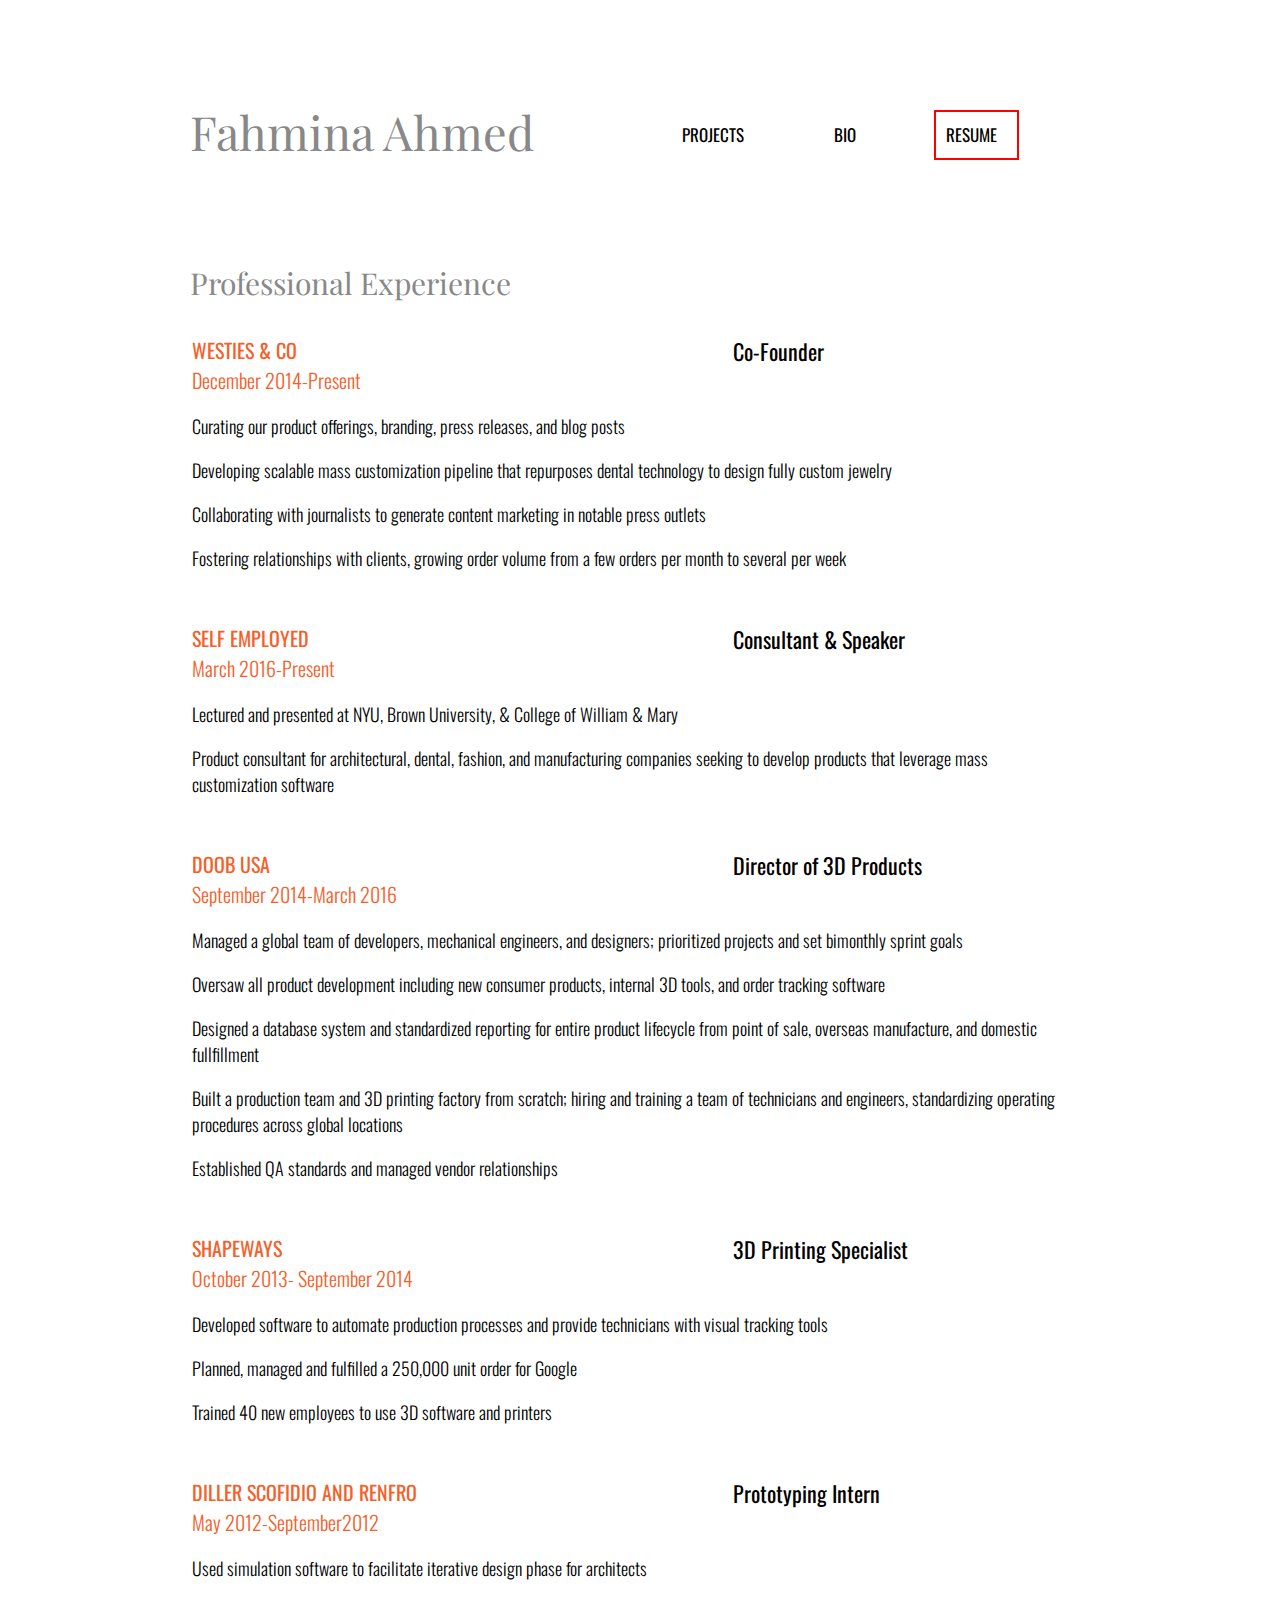
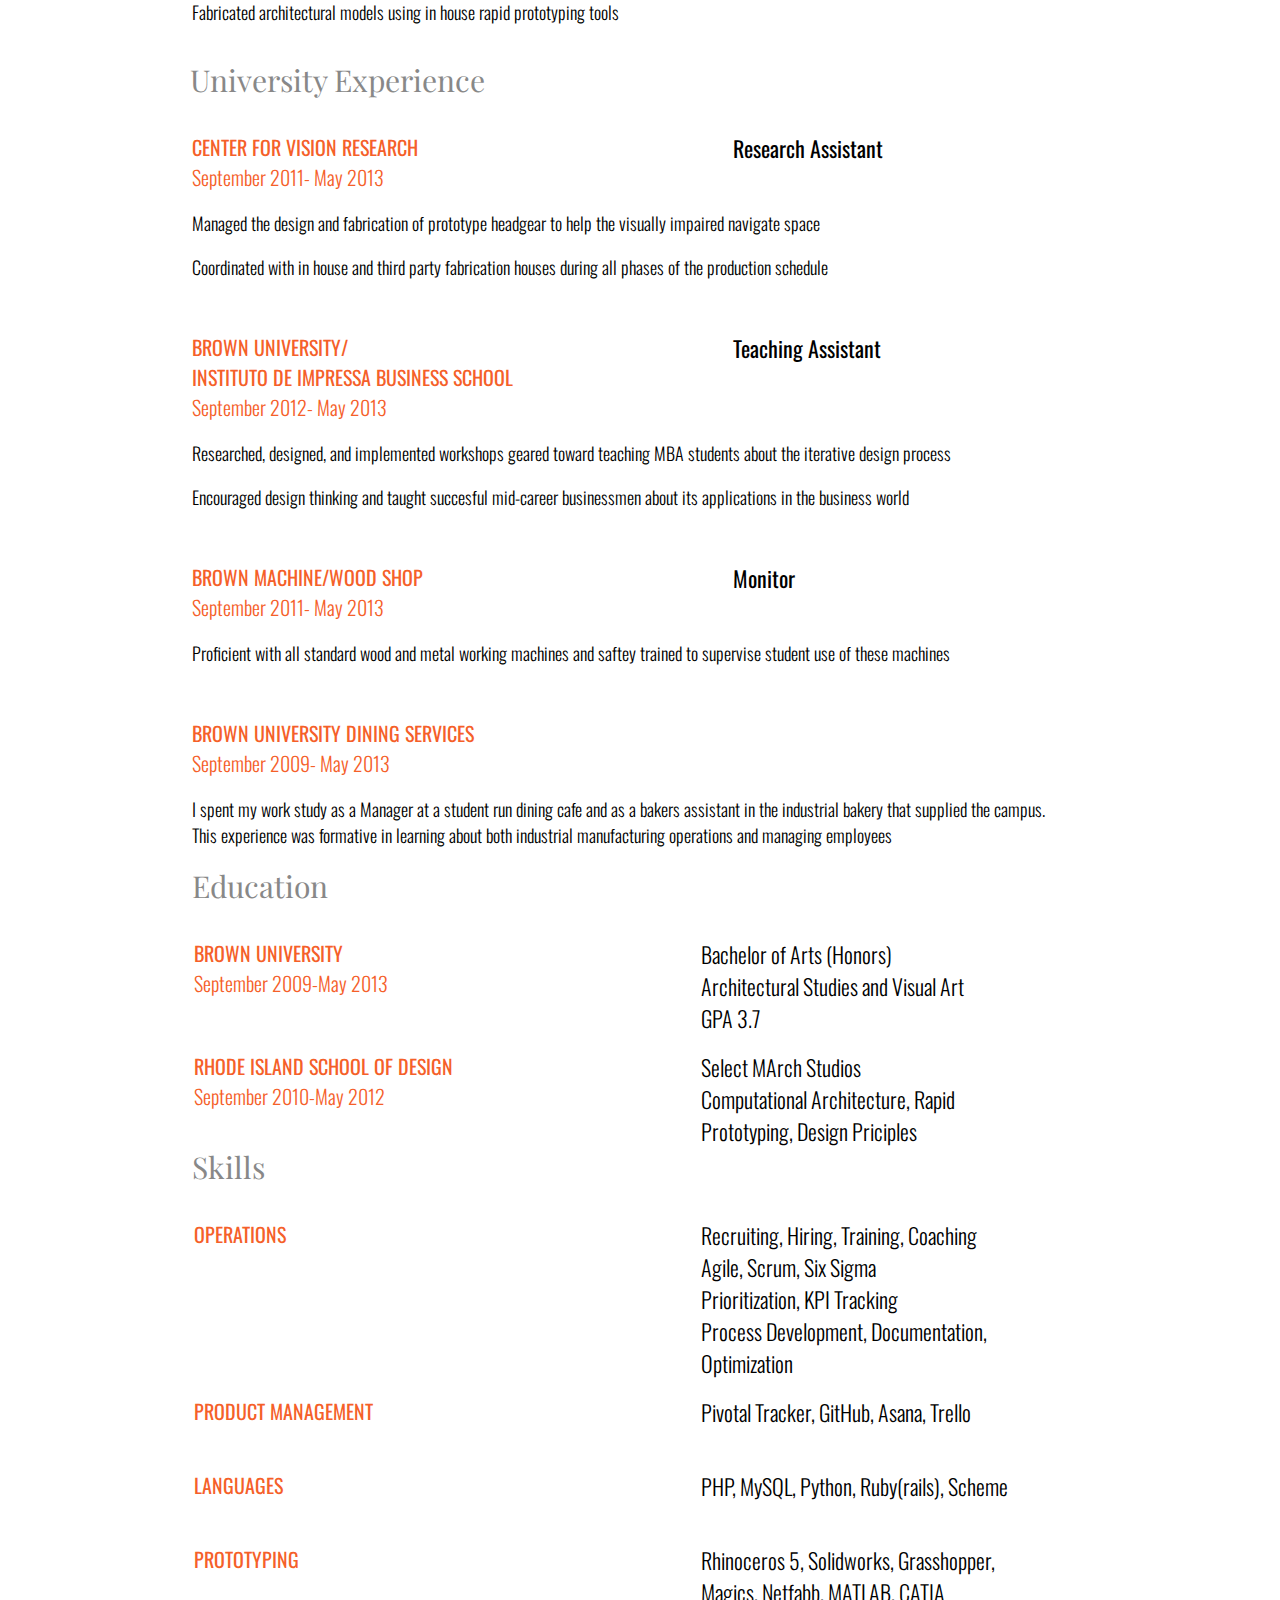
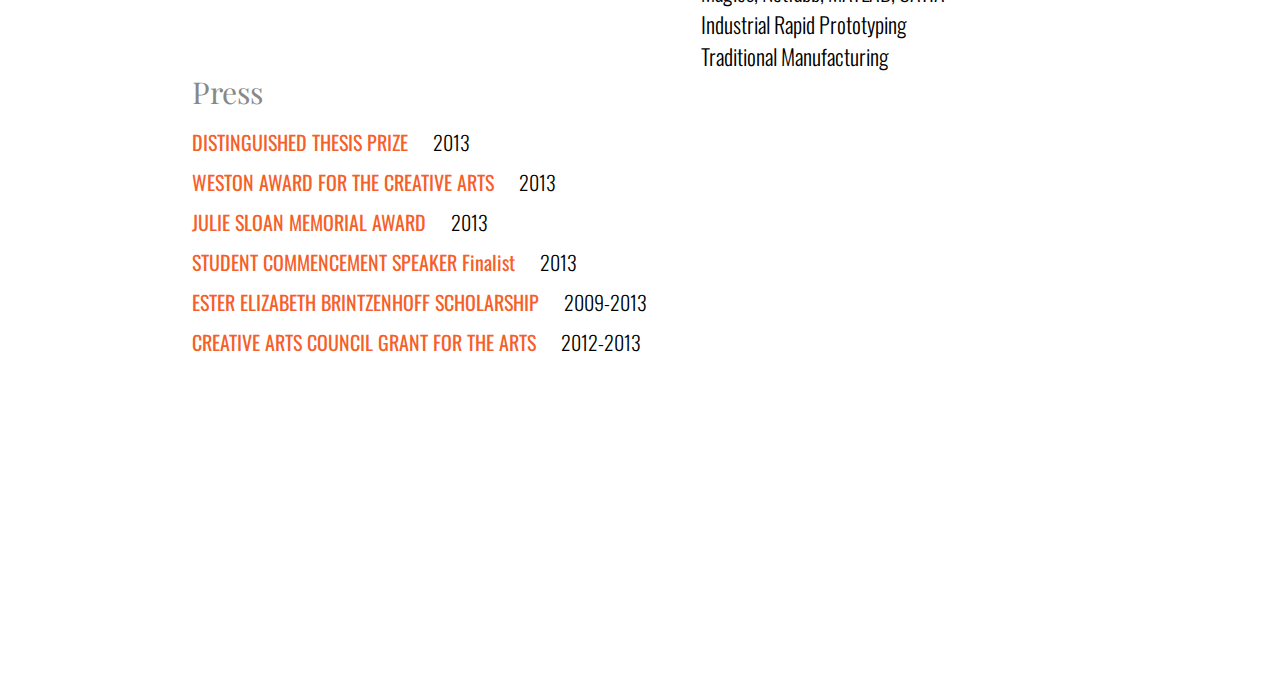
<file: resume.html>
<!DOCTYPE html>
<html lang="en">
<head>
  <link href='style.css' rel='stylesheet' type='text/css'>
  <link href='http://fonts.googleapis.com/css?family=Oswald:400,300' rel='stylesheet' type='text/css'>
  <link href='http://fonts.googleapis.com/css?family=Playfair+Display:400,700,900' rel='stylesheet' type='text/css'>
  <link href='http://fonts.googleapis.com/css?family=Vidaloka' rel='stylesheet' type='text/css'>
  <script src="fahmina.js" type="text/javascript"></script>
<title>
	Fahmina Ahmed
</title>
<script>
  (function(i,s,o,g,r,a,m){i['GoogleAnalyticsObject']=r;i[r]=i[r]||function(){
  (i[r].q=i[r].q||[]).push(arguments)},i[r].l=1*new Date();a=s.createElement(o),
  m=s.getElementsByTagName(o)[0];a.async=1;a.src=g;m.parentNode.insertBefore(a,m)
  })(window,document,'script','//www.google-analytics.com/analytics.js','ga');

  ga('create', 'UA-53208724-1', 'auto');
  ga('send', 'pageview');

</script>
</head>
<body>


<div class='topbar'>
	<span class='mainTitle'>Fahmina Ahmed</span>
	<div id='nav'>
      <span id='navCursor' class='resume'></span>
	  <span class='navItem'><a href='index.html' id='navProjects'>PROJECTS</a></span>
	  <span class='navItem'><a href='bio.html' id='navBio'>BIO</a></span>
	  <span class='navItem'><a href='resume.html' id='navResume'>RESUME</a></span>
    </div>
</div>

<div class='content'


<div class='professionalExperience'>
<h2>
Professional Experience
</h2>

<div class='rEntry' onclick='openNewBackgroundTab("https://www.westies.co/")'>
<div class='rHeader'>
  <div class='rPosition'>Co-Founder</div>
  <div class='rTitle'>WESTIES & CO</div>
  <div class='rSubtitle'>December 2014-Present</div>
</div>
<div class='resumetext'>
<p>
Curating our product offerings, branding, press releases, and blog posts
</p>
<p>
Developing scalable mass customization pipeline that repurposes dental technology to design fully custom jewelry
</p>
<p>
Collaborating with journalists to generate content marketing in notable press outlets</p>
<p>
Fostering relationships with clients, growing order volume from a few orders per month to several per week
</p>

</div>
</div>


 <div class='rEntry' > 
<div class='rHeader'>
  <div class='rPosition'>Consultant & Speaker</div>
  <div class='rTitle'>SELF EMPLOYED</div>
  <div class='rSubtitle'>March 2016-Present</div>
</div>
<div class='resumetext'>
<p>
Lectured and presented at NYU, Brown University, & College of William & Mary
</p>
<p>
Product consultant for architectural, dental, fashion, and manufacturing companies seeking to develop products that leverage mass customization software
</p>
</div>
</div>

<div class='rEntry' onclick='openNewBackgroundTab("https://www.doob3d.com/")'>
<div class='rHeader'>
  <div class='rPosition'>Director of 3D Products</div>
  <div class='rTitle'>DOOB USA</div>
  <div class='rSubtitle'>September 2014-March 2016</div>
</div>
<div class='resumetext'>

<p>
Managed a global team of developers, mechanical engineers, and designers; prioritized projects and set bimonthly sprint goals
</p>

<p>
Oversaw all product development including new consumer products, internal 3D tools, and order tracking software
</p>

<p>
Designed a database system and standardized reporting for entire product lifecycle from point of sale, overseas manufacture, and domestic fullfillment
</p>

<p>
Built a production team and 3D printing factory from scratch; hiring and training a team of technicians and engineers, standardizing operating procedures across global locations
</p>

<p>
Established QA standards and managed vendor relationships
</p>
</div>
</div>


<div class='rEntry' onclick='openNewBackgroundTab("http://www.shapeways.com/")'>
<div class='rHeader'>
  <div class='rPosition'>3D Printing Specialist</div>
  <div class='rTitle'>SHAPEWAYS</div>
  <div class='rSubtitle'>October 2013- September 2014</div>
</div>
<div class='resumetext'>

<p>
Developed software to automate production processes and provide technicians with visual tracking tools
</p>

<p>
Planned, managed and fulfilled a 250,000 unit order for Google
</p>

<p>
Trained 40 new employees to use 3D software and printers
</p>

</div>
</div>


<div class='rEntry' onclick='openNewBackgroundTab("http://www.dsrny.com/")'>
<div class='rHeader'>
<div class='rPosition'>Prototyping Intern</div>
<div class='rTitle'>DILLER SCOFIDIO AND RENFRO</div>
<div class='rSubtitle'>May 2012-September2012</div>
</div>
<div class='resumetext'>
<p>
Used simulation software to facilitate iterative design phase for architects
</p>
<p>
Fabricated architectural models using in house rapid prototyping tools
</p>
</div>
</div>
</div>

<div class='content'
<div class='professionalExperience'>

<h2>
University Experience
</h2>

<div class='rEntry clickBorder' onclick="openNewBackgroundTab('http://cvr.brown.edu/');">
<div class='rHeader'>
<div class='rPosition'>Research Assistant</div>
<div class='rTitle'>CENTER FOR VISION RESEARCH</div>
<div class='rSubtitle'>September 2011- May 2013</div>
</div>
<div class='resumetext'>
<p>
Managed the design and fabrication of prototype headgear to help the visually impaired navigate space
</p>
Coordinated with in house and third party fabrication houses during all phases of the production schedule
<p>
</p>
</div>
</div>


<div class='rEntry clickBorder' onclick="openNewBackgroundTab('http://browncreativemind.com/projects/material-alchemy/');">
<div class='rHeader'>
<div class='rPosition'>Teaching Assistant</div>
<div class='rTitle'>
BROWN UNIVERSITY/ 
<br/>
INSTITUTO DE IMPRESSA BUSINESS SCHOOL
</div>
<div class='rSubtitle'>September 2012- May 2013</div>
</div>
<div class='resumetext'>
<p>
Researched, designed, and implemented workshops geared toward teaching MBA students about the iterative design process
</p>
<p>
Encouraged design thinking and taught succesful mid-career businessmen about its applications in the business world
</p>
</div>
</div>


<div class='rEntry'>
<div class='rHeader'>
<div class='rPosition'>Monitor</div>
<div class='rTitle'>BROWN MACHINE/WOOD SHOP</div>
<div class='rSubtitle'>September 2011- May 2013</div>
</div>

<div class='resumetext'>
<p>
Proficient with all standard wood and metal working machines and saftey trained to supervise 
student use of these machines
</p>
</div>
</div>

<div class='rEntry'>
<div class='rHeader'>
<div class='rTitle'>BROWN UNIVERSITY DINING SERVICES</div>
<div class='rSubtitle'>September 2009- May 2013</div>
</div>
<div class='resumetext'>
<p>
I spent my work study as a Manager at a student run dining cafe and as a bakers assistant in the industrial bakery that supplied the campus. This experience was formative in learning about both industrial manufacturing operations and managing employees
</p>

<h2>
Education
</h2>

<div class='rEntry'>
<div class='rHeader'>
<div class='rPosition' style="font-weight:300; width: 325px;">
Bachelor of Arts (Honors)
<br/>
Architectural Studies and Visual Art
<br/>
GPA 3.7
</div>
<div class='rTitle'>BROWN UNIVERSITY</div>
<div class='rSubtitle'>September 2009-May 2013</div>
</div>
</div>

<div class='rEntry'>
<div class='rHeader'>
<div class='rPosition' style="font-weight:300; width: 325px;">
Select MArch Studios<br/>
Computational Architecture, Rapid Prototyping, Design Priciples
</div>
<div class='rTitle'>RHODE ISLAND SCHOOL OF DESIGN</div>
<div class='rSubtitle'>September 2010-May 2012</div>
</div>
</div>

<div class='skills'>
<h2>
Skills
</h2>

<div class='rEntry'>
<div class='rHeader'>
<div class='rPosition' style="font-weight:300; width: 325px;">
Recruiting, Hiring, Training, Coaching<br/>
Agile, Scrum, Six Sigma<br/>
Prioritization, KPI Tracking<br/>
Process Development, Documentation, Optimization
</div>
<div class='rTitle'>OPERATIONS</div>
</div>
</div>

<div class='rEntry'>
<div class='rHeader'>
<div class='rPosition' style="font-weight:300; width: 325px;">
Pivotal Tracker, GitHub, Asana, Trello<br/>

</div>
<div class='rTitle'>PRODUCT MANAGEMENT</div>
</div>
</div>

<div class='rEntry'>
<div class='rHeader'>
<div class='rPosition' style="font-weight:300; width: 325px;">
PHP, MySQL, Python, Ruby(rails), Scheme<br/>
</div>
<div class='rTitle'>LANGUAGES</div>
</div>
</div>

<div class='rEntry'>
<div class='rHeader'>
<div class='rPosition' style="font-weight:300; width: 325px;">
Rhinoceros 5, Solidworks, Grasshopper, Magics, Netfabb, MATLAB, CATIA<br/>
Industrial Rapid Prototyping</br>
Traditional Manufacturing</br>
</div>
<div class='rTitle'>PROTOTYPING</div>
</div>
</div>


</div>

<div class='awards'>
<h2>
Press
</h2>
<div class='rTitle'>DISTINGUISHED THESIS PRIZE <span class='prizeYear'>2013</span></div>
<div class='rTitle'>WESTON AWARD FOR THE CREATIVE ARTS <span class='prizeYear'>2013</span></div>
<div class='rTitle'>JULIE SLOAN MEMORIAL AWARD <span class='prizeYear'>2013</span></div>
<div class='rTitle'>STUDENT COMMENCEMENT SPEAKER Finalist <span class='prizeYear'>2013</span></div>
<div class='rTitle'>ESTER ELIZABETH BRINTZENHOFF SCHOLARSHIP <span class='prizeYear'>2009-2013</span></div>
<div class='rTitle'>CREATIVE ARTS COUNCIL GRANT FOR THE ARTS <span class='prizeYear'>2012-2013</span></div>
</div>
</div>

</body>
</html>
</file>
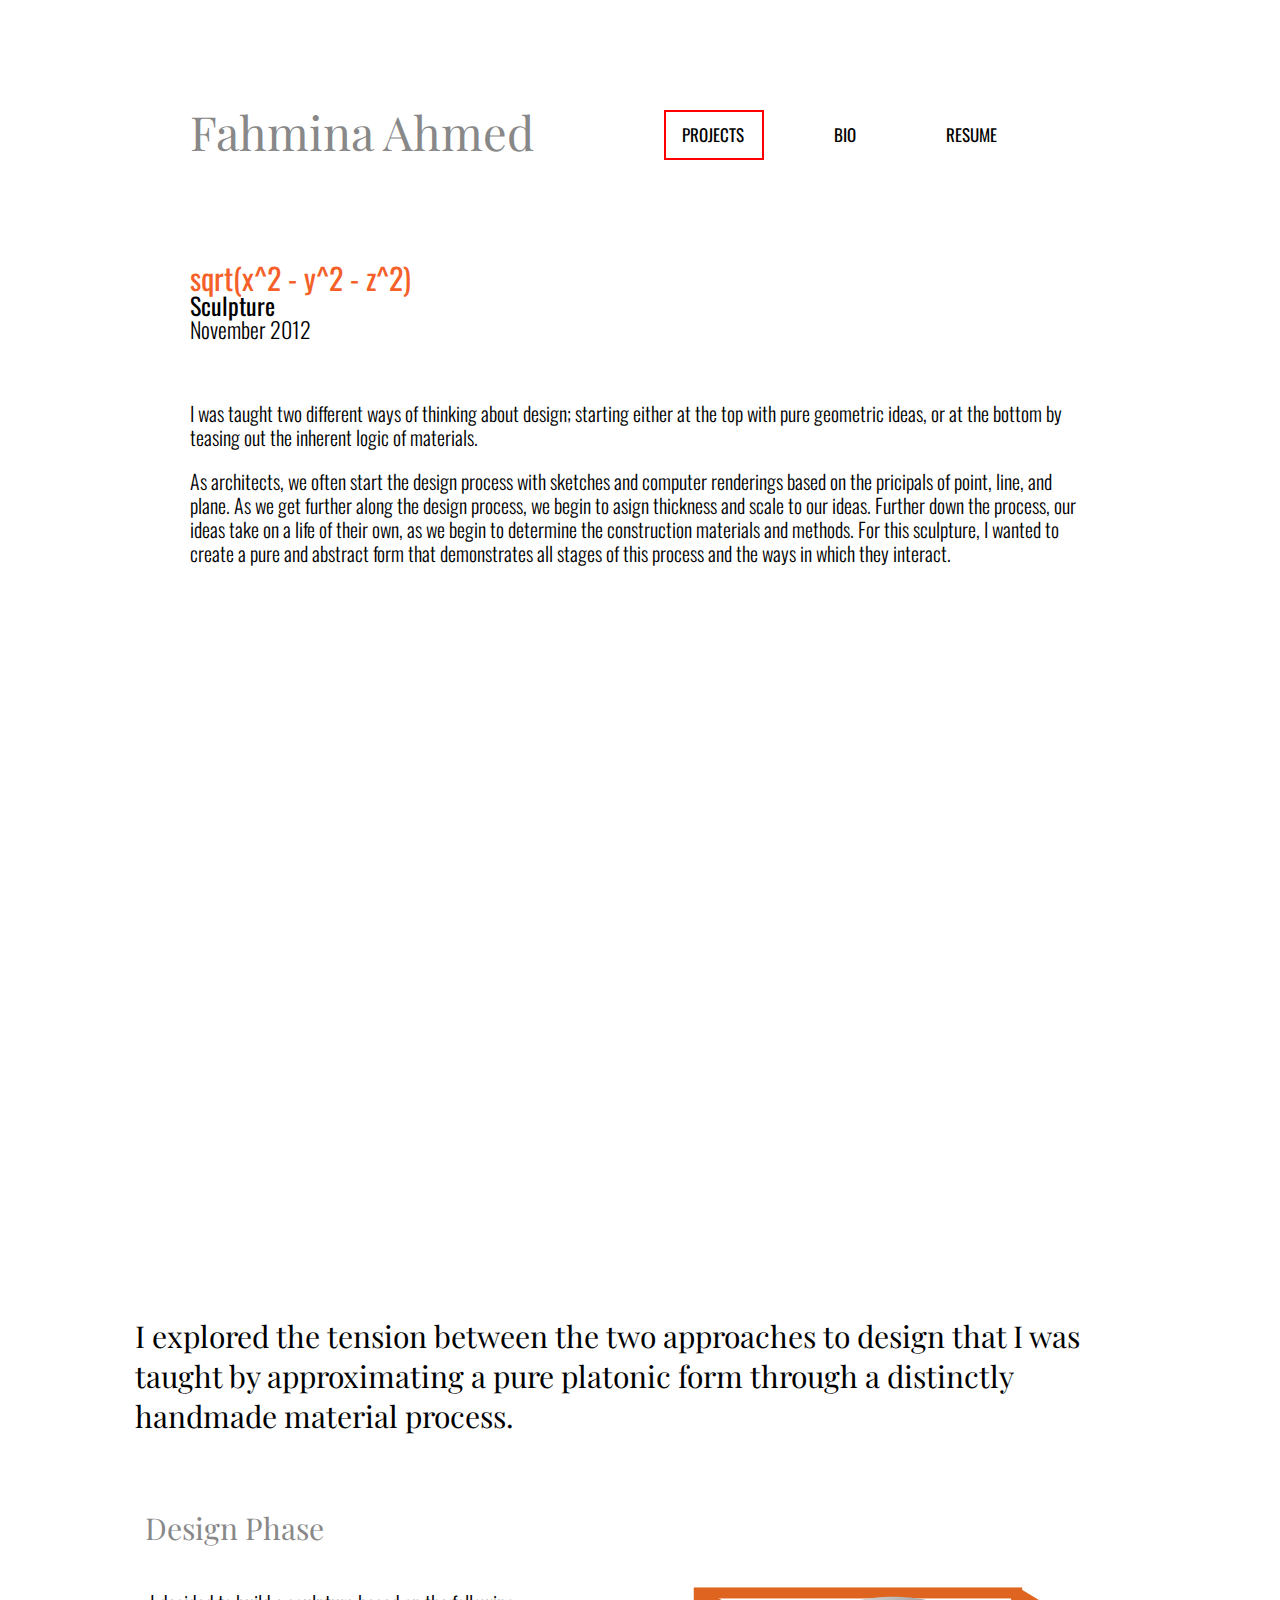
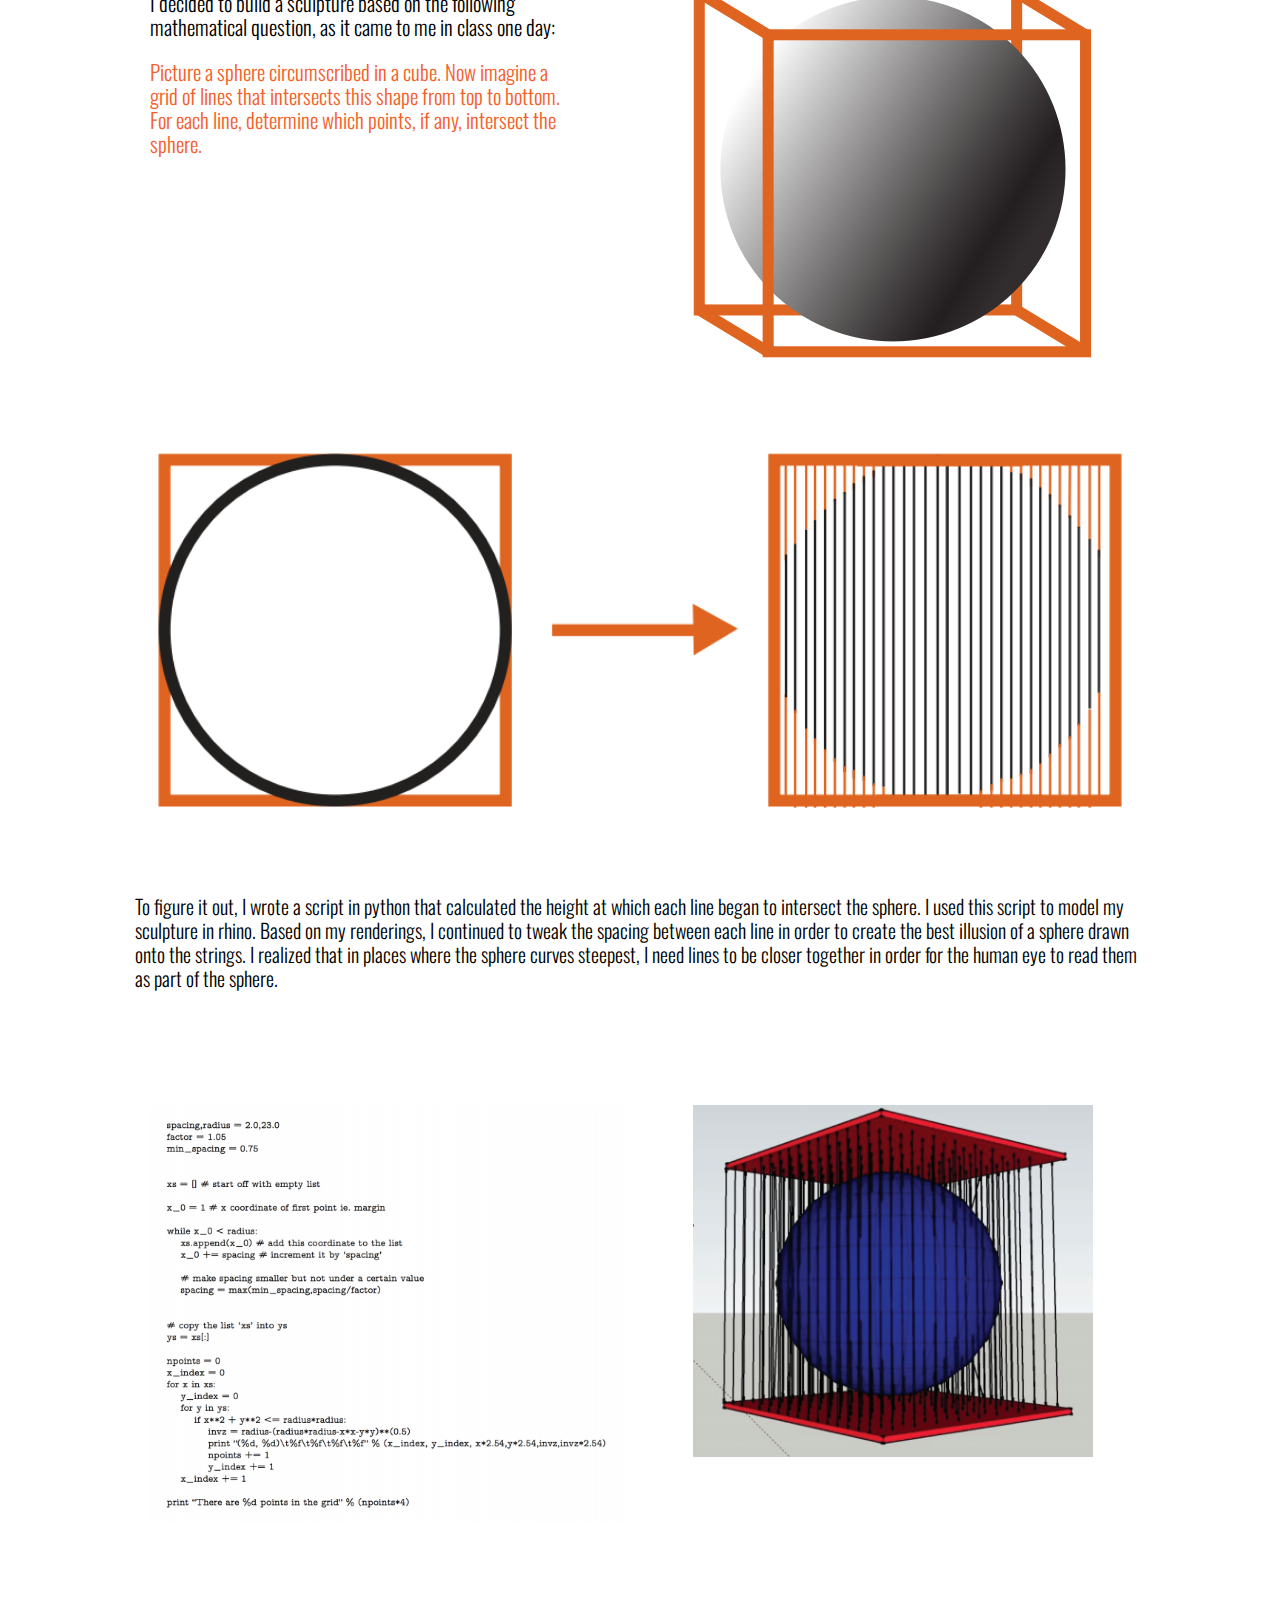
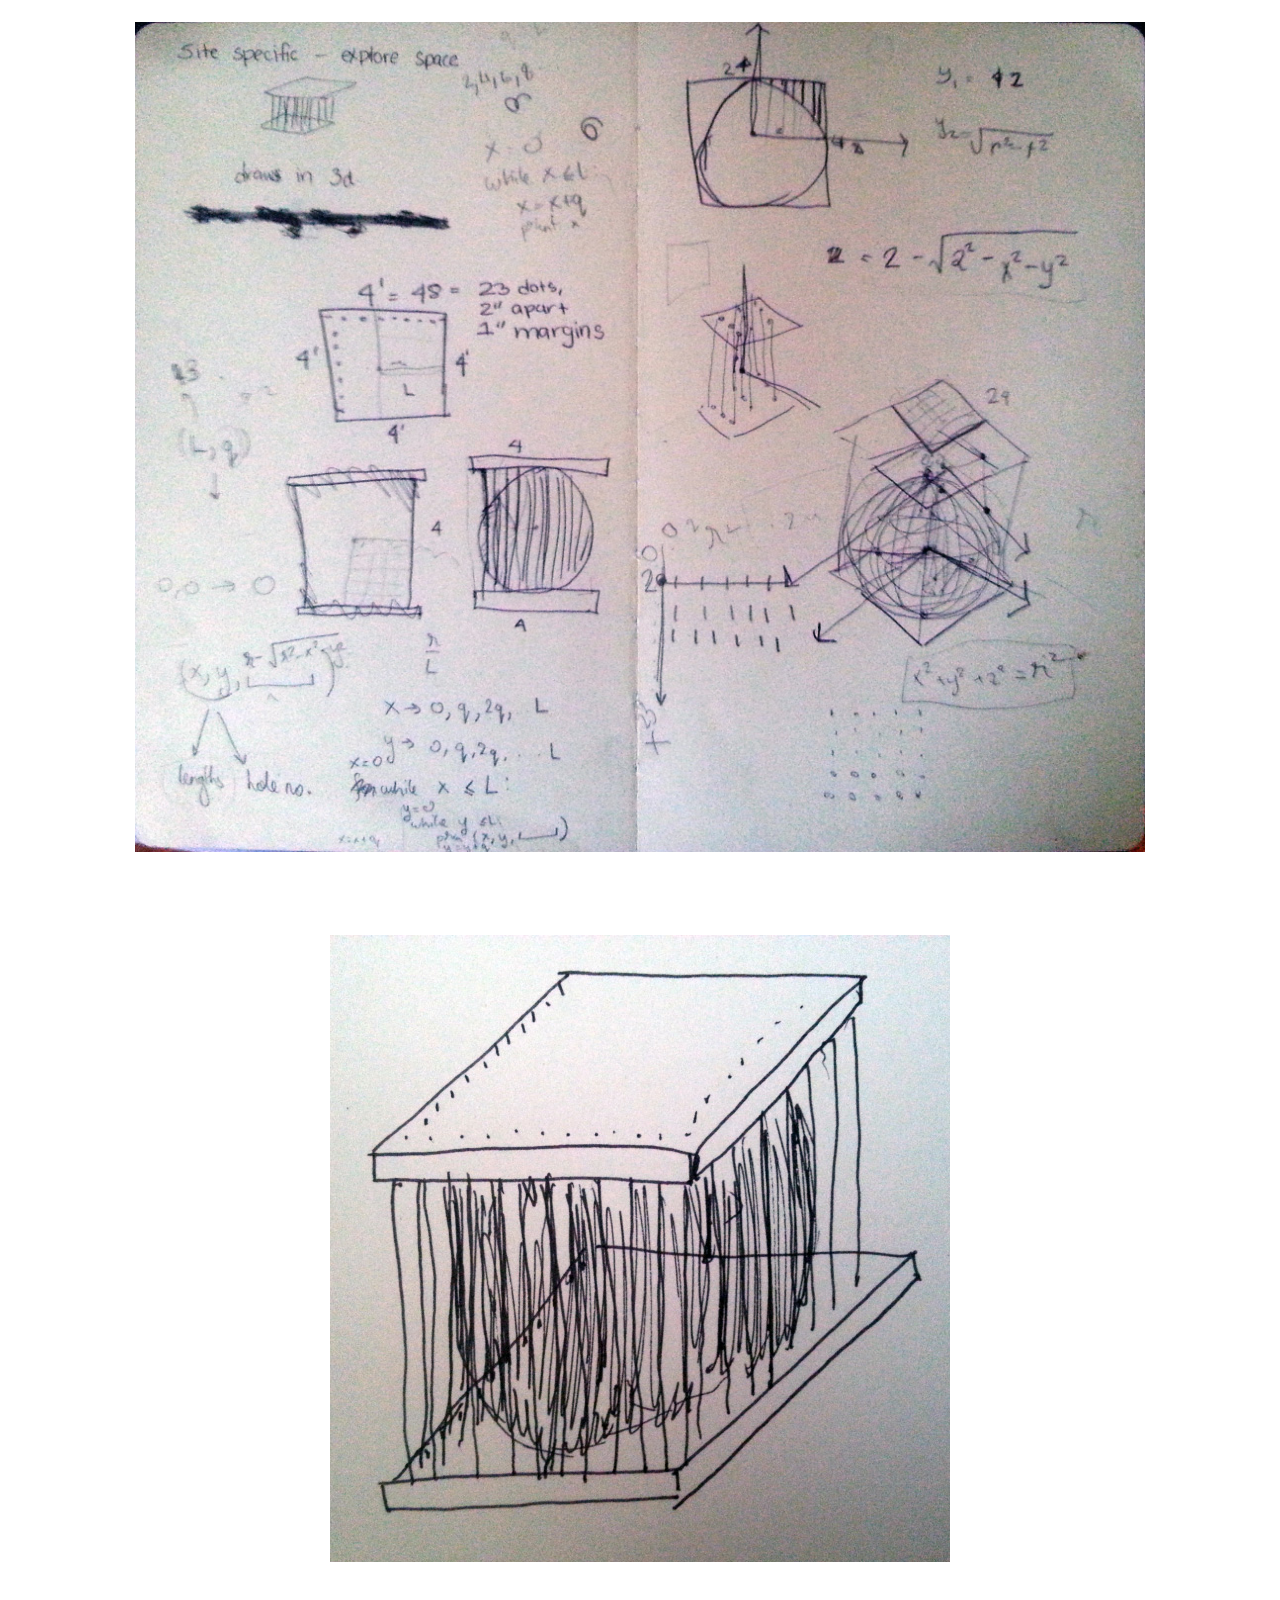
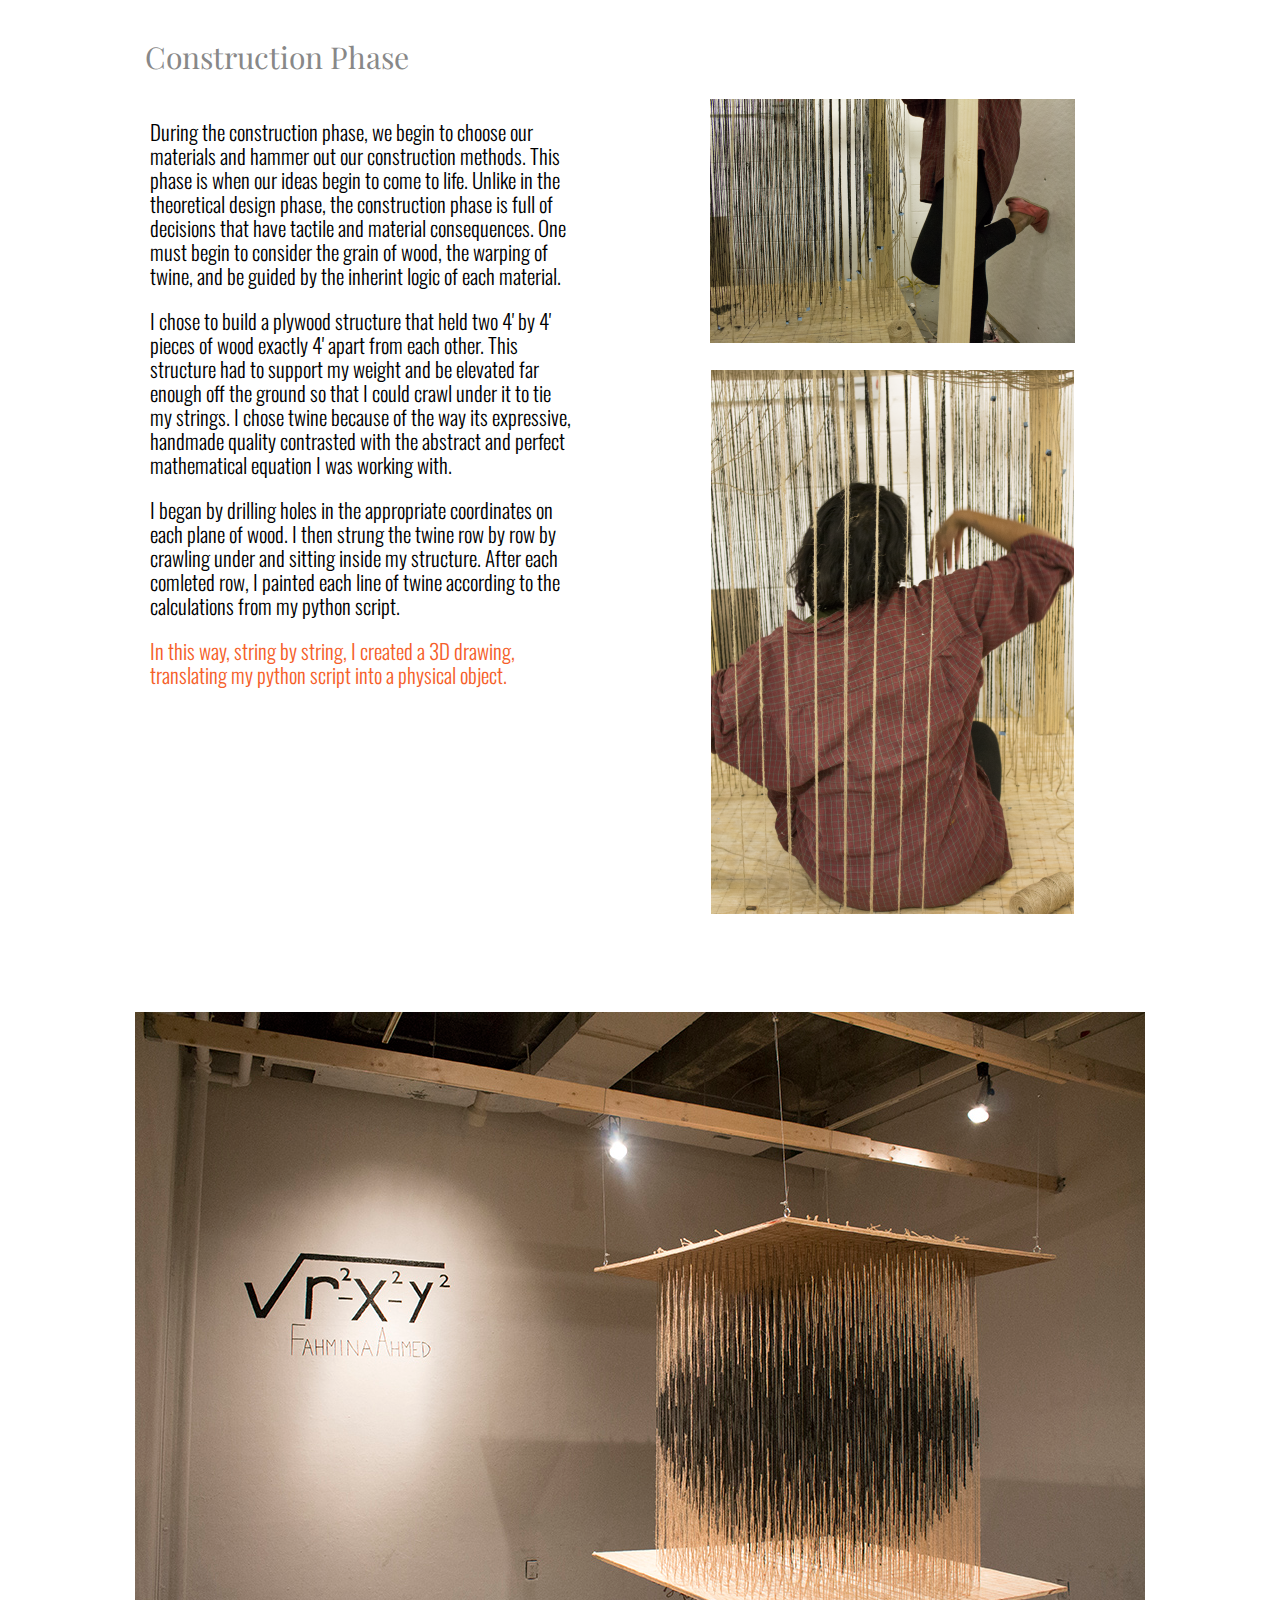
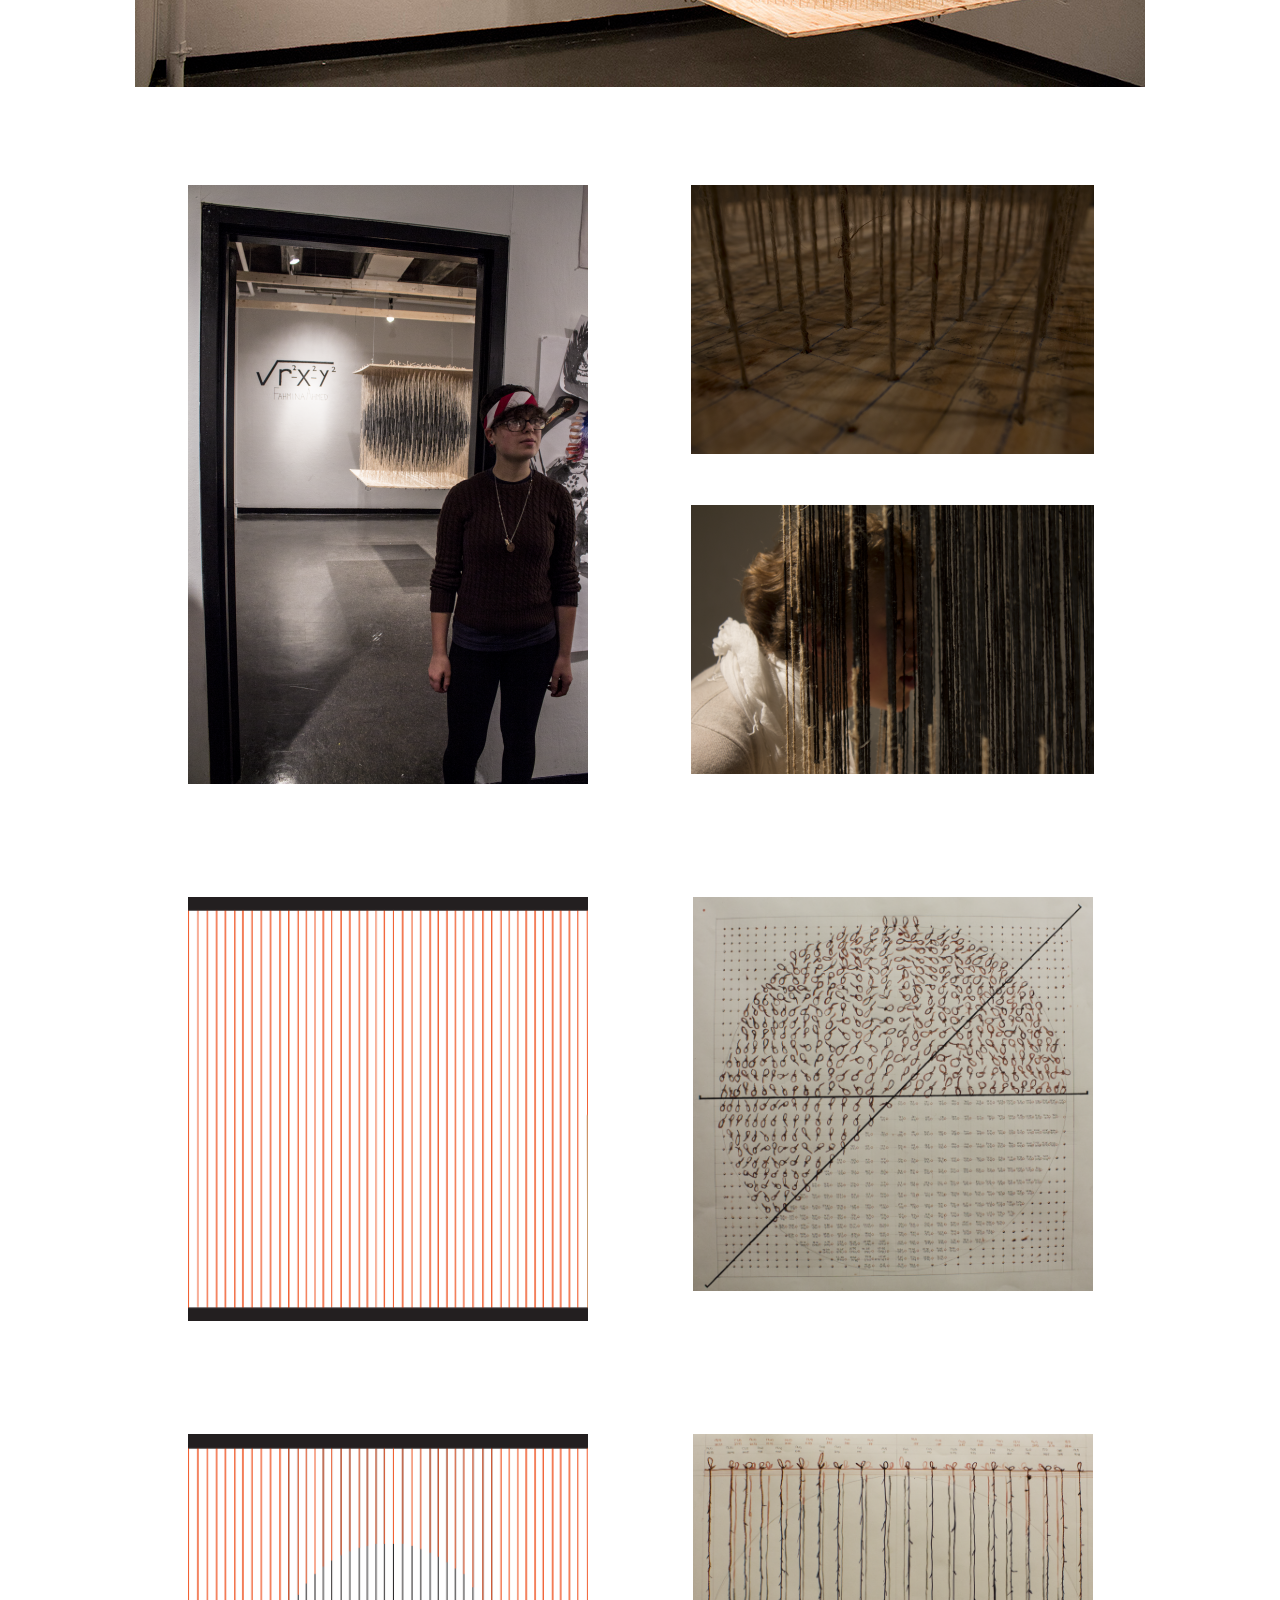
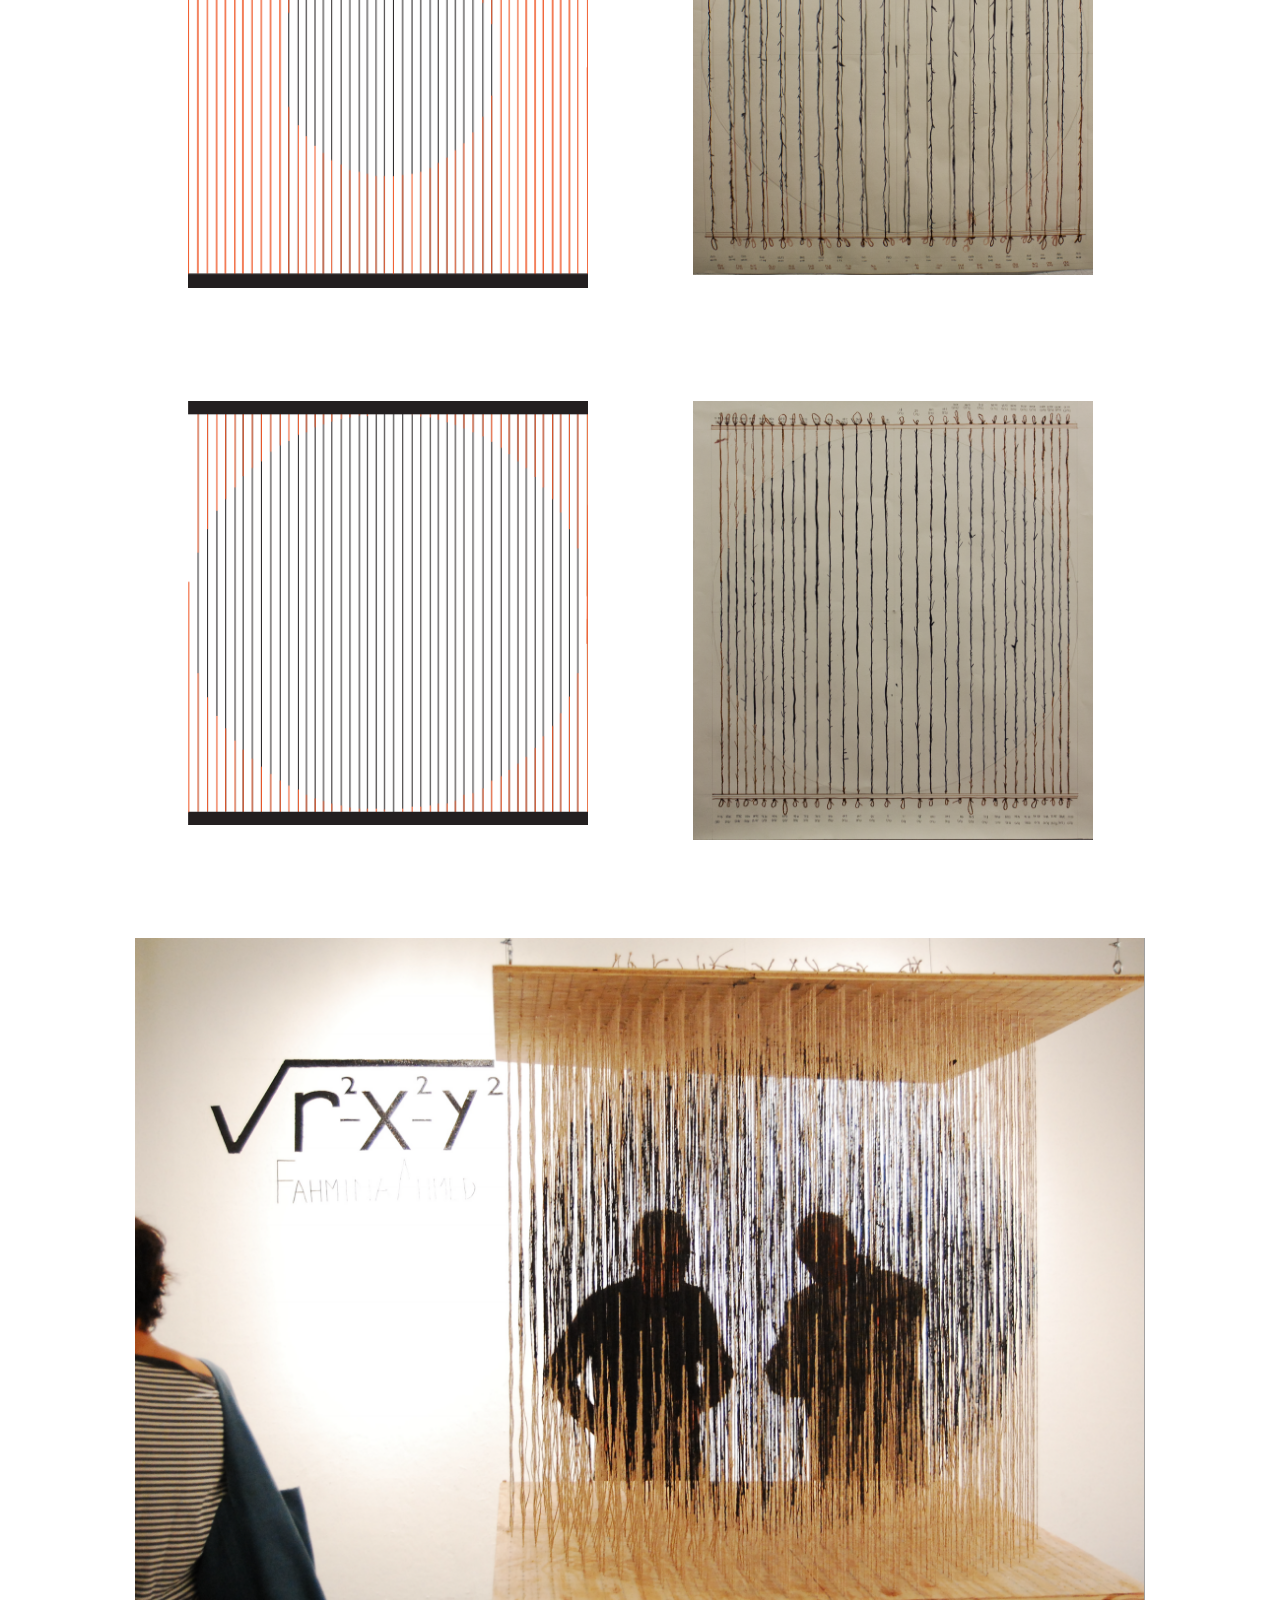
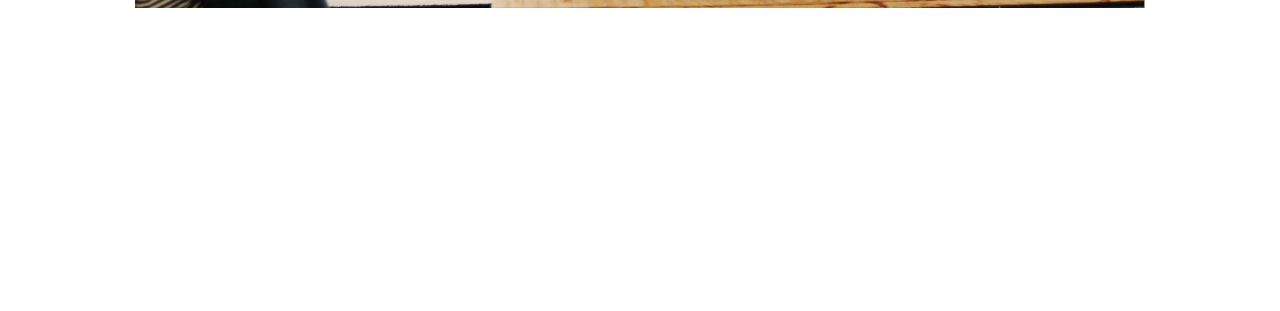
<file: sqrt.html>
<!DOCTYPE html>
<html lang="en">
<head>
  <link href='style.css' rel='stylesheet' type='text/css'>
  <link href='http://fonts.googleapis.com/css?family=Oswald:400,700,300' rel='stylesheet' type='text/css'>
  <link href='http://fonts.googleapis.com/css?family=Playfair+Display:400,700,900' rel='stylesheet' type='text/css'>
  <link href='http://fonts.googleapis.com/css?family=Vidaloka' rel='stylesheet' type='text/css'>
  <script src="fahmina.js" type="text/javascript"></script>
<title>
	Fahmina Ahmed
</title>
<script>
  (function(i,s,o,g,r,a,m){i['GoogleAnalyticsObject']=r;i[r]=i[r]||function(){
  (i[r].q=i[r].q||[]).push(arguments)},i[r].l=1*new Date();a=s.createElement(o),
  m=s.getElementsByTagName(o)[0];a.async=1;a.src=g;m.parentNode.insertBefore(a,m)
  })(window,document,'script','//www.google-analytics.com/analytics.js','ga');

  ga('create', 'UA-53208724-1', 'auto');
  ga('send', 'pageview');

</script>
</head>
<body>

<div class='topbar'>
	<span class='mainTitle'>Fahmina Ahmed</span>
	<div id='nav'>
      <span id='navCursor' class='projects'></span>
	  <span class='navItem'><a href='index.html' id='navProjects'>PROJECTS</a></span>
	  <span class='navItem'><a href='bio.html' id='navBio'>BIO</a></span>
	  <span class='navItem'><a href='resume.html' id='navResume'>RESUME</a></span>
    </div>
</div>

<div class='content'>
<div class="projectHeader">
  <div class="title">sqrt(x^2 - y^2 - z^2)</div>
  <div class="medium">Sculpture</div>
  <div class="date">November 2012</div>
</div>

<div class="slide">
  <p>
    I was taught two different ways of thinking about design; starting either at the top with pure geometric ideas, or at the bottom by teasing out the inherent logic of materials.
  </p>
  <p>
    As architects, we often start the design process with sketches and computer renderings based on the pricipals of point, line, and plane. As we get further along the design process, we begin to asign thickness and scale to our ideas. Further down the process, our ideas take on a life of their own, as we begin to determine the construction materials and methods. For this sculpture, I wanted to create a pure and abstract form that demonstrates all stages of this process and the ways in which they interact.
  </p>
</div>
</div>

<div class='content fullwidth'>
<div class="slide">
<div class="slideFull">
<iframe src="http://player.vimeo.com/video/53532775?title=0&amp;byline=0&amp;portrait=0&amp;color=f56029" width="1010" height="568" frameborder="0" webkitallowfullscreen mozallowfullscreen allowfullscreen></iframe>
</div>
</div>

<div class="fullWidthText" style='margin-bottom: 80px;'>
I explored the tension between the two approaches to design that I was taught by approximating a pure platonic form through a distinctly handmade material process.
</div>

<div class="slide nomargin">
<h2>Design Phase</h2>
<div class="right"><div><img src="img/sqrt/sqrt_1.png"></img></div></div>
<div class="left hasText">
  <p>
  I decided to build a sculpture based on the following mathematical question, as it came to me in class one day:
  </p>
  <p class='orange'>
  Picture a sphere circumscribed in a cube. Now imagine a grid of lines that intersects this shape from top to bottom. For each line, determine which points, if any, intersect the sphere.
  </p>
</div>
</div>

<div class="slide nomargin">
<div class="slideFull">
<img src="img/sqrt/sqrt_2.png" style='width: 100%;'></img>
</div>
</div>

<div class="slide">
<div class="slideFull">
<p>
To figure it out, I wrote a script in python that calculated the height at which each line began to intersect the sphere. I used this script to model my sculpture in rhino. Based on my renderings, I continued to tweak the spacing between each line in order to create the best illusion of a sphere drawn onto the strings. I realized that in places where the sphere curves steepest, I need lines to be closer together in order for the human eye to read them as part of the sphere.
</p>
</div>
</div>

<div class="slide">
<div class="right"><img src="img/sqrt/sqrt_3b.png"></img></div>
<div class="left"><div><img src="img/sqrt/sqrt_3a.png"></img></div></div>
</div>

<div class="slide">
<div class="slideFull">
<img src="img/sqrt/sqrt_4.jpg"></img>
</div>
</div>

<div class="slide">
<div class="slideFull">
<img src="img/sqrt/sqrt_5.jpg"></img>
</div>
</div>

<div class="slide">
  <h2>Construction Phase</h2>
  <div class="right">
    <div><img src="img/sqrt/sqrt_6a.png"></img></div>
    <br/>
    <div><img src="img/sqrt/sqrt_6b.png"></img></div>
  </div>
  <div class="left hasText">
    <p>
      During the construction phase, we begin to choose our materials and hammer out our construction methods. This phase is when our ideas begin to come to life. Unlike in the theoretical design phase, the construction phase is full of decisions that have tactile and material consequences. One must begin to consider the grain of wood, the warping of twine, and be guided by the inherint logic of each material.
    </p>
    <p>
    I chose to build a plywood structure that held two 4' by 4' pieces of wood exactly 4' apart from each other. This structure had to support my weight and be elevated far enough off the ground so that I could crawl under it to tie my strings. I chose twine because of the way its expressive, handmade quality contrasted with the abstract and perfect mathematical equation I was working with.
    </p>
    <p>
      I began by drilling holes in the appropriate coordinates on each plane of wood. I then strung the twine row by row by crawling under and sitting inside my structure. After each comleted row, I painted each line of twine according to the calculations from my python script.
    </p>
    <p class='orange'>
      In this way, string by string, I created a 3D drawing, translating my python script into a physical object.
    </p>
  </div>
</div>

<div class="slide">
<div class="slideFull">
<img src="img/sqrt/sqrt_12.jpg"></img>
</div>
</div>


<div class="slide">
  <div class="right">
    <div><img src="img/sqrt/sqrt_7b.png"></img></div>
    <br/>
    <br/>
    <div><img src="img/sqrt/sqrt_7c.png"></img></div>
  </div>
  <div class="left"><div><img src="img/sqrt/sqrt_7a.png"></img></div></div>
</div>

<div class="slide">
  <div class="right"><img src="img/sqrt/sqrt_8b.png"></img></div>
  <div class="left"><img src="img/sqrt/sqrt_8a.png"></img></div>
</div>

<div class="slide">
  <div class="right"><img src="img/sqrt/sqrt_9b.png"></img></div>
  <div class="left"><img src="img/sqrt/sqrt_9a.png"></img></div>
</div>

<div class="slide">
  <div class="right"><img src="img/sqrt/sqrt_10b.png"></img></div>
  <div class="left"><img src="img/sqrt/sqrt_10a.png"></img></div>
</div>

<div class="slide">
<div class="slideFull">
<img src="img/sqrt/sqrt_11.png"></img>
</div>
</div>


</div>

</body>
</html>
</file>
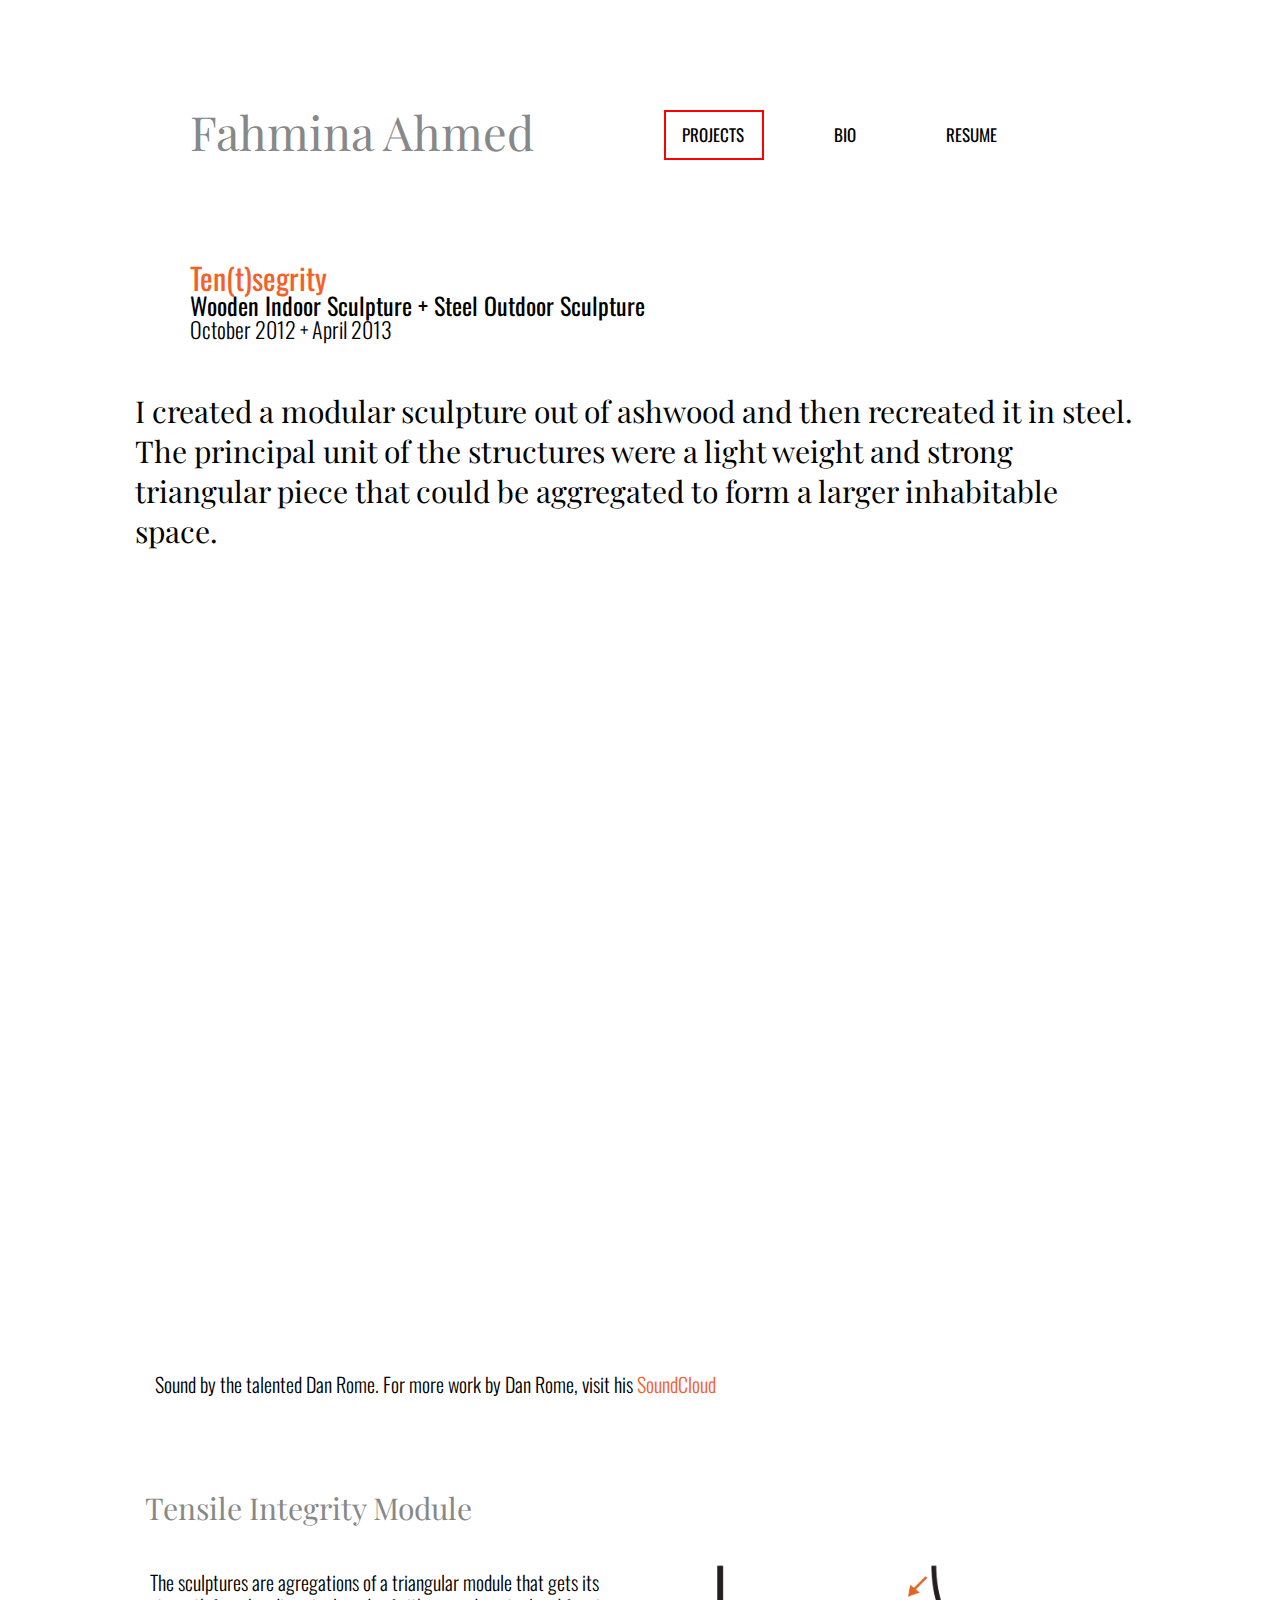
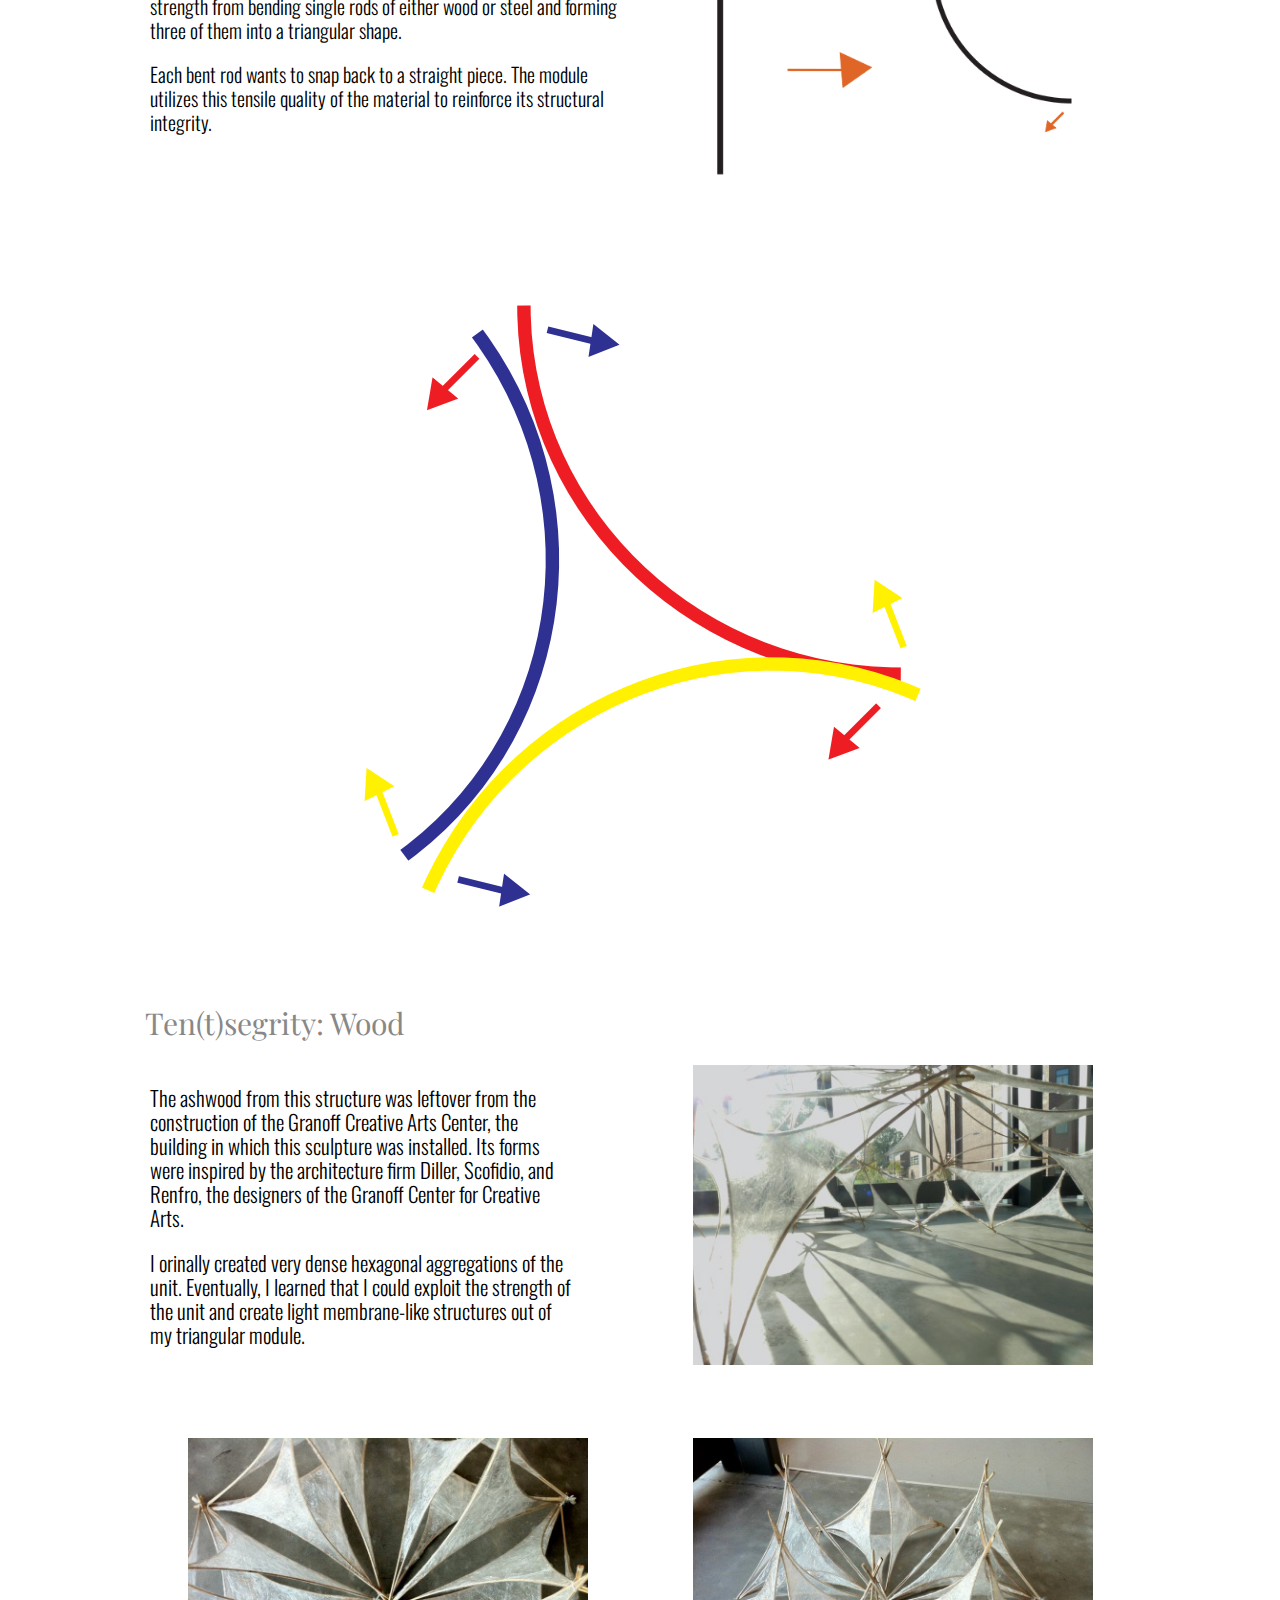
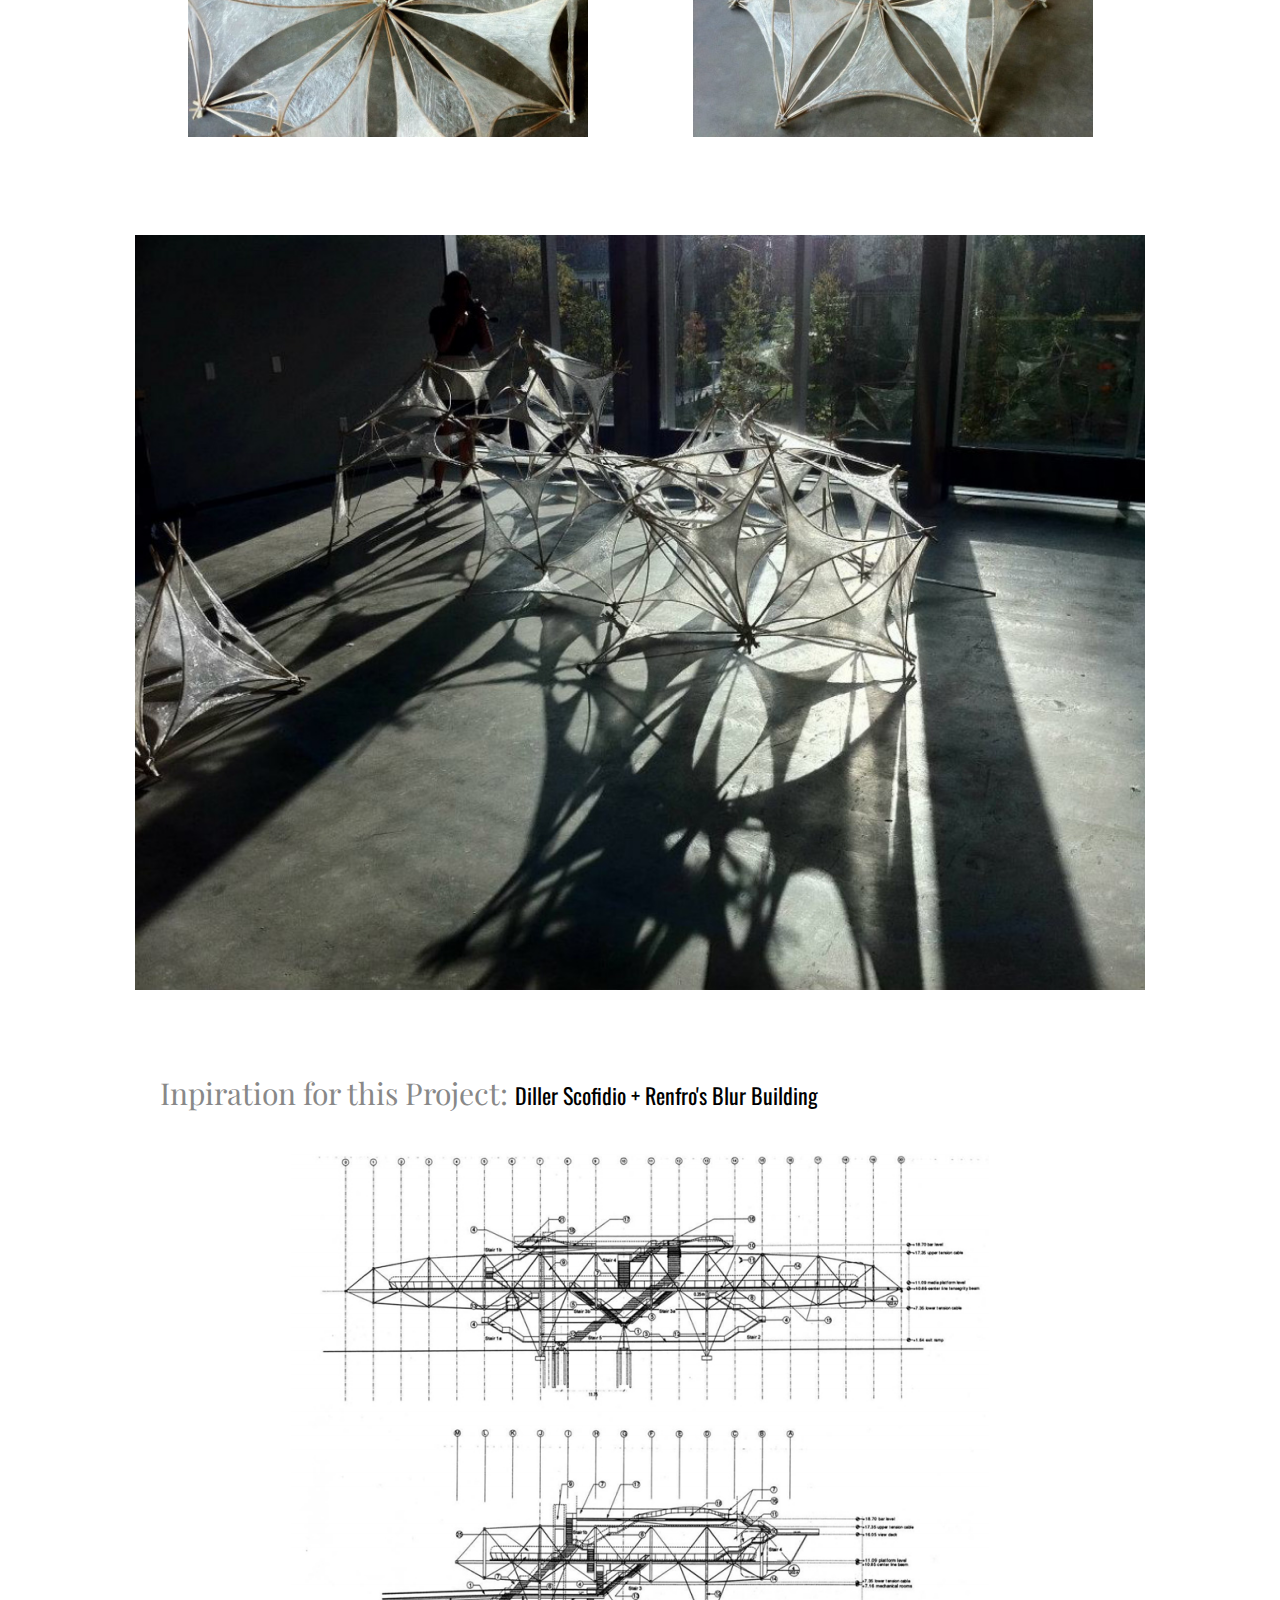
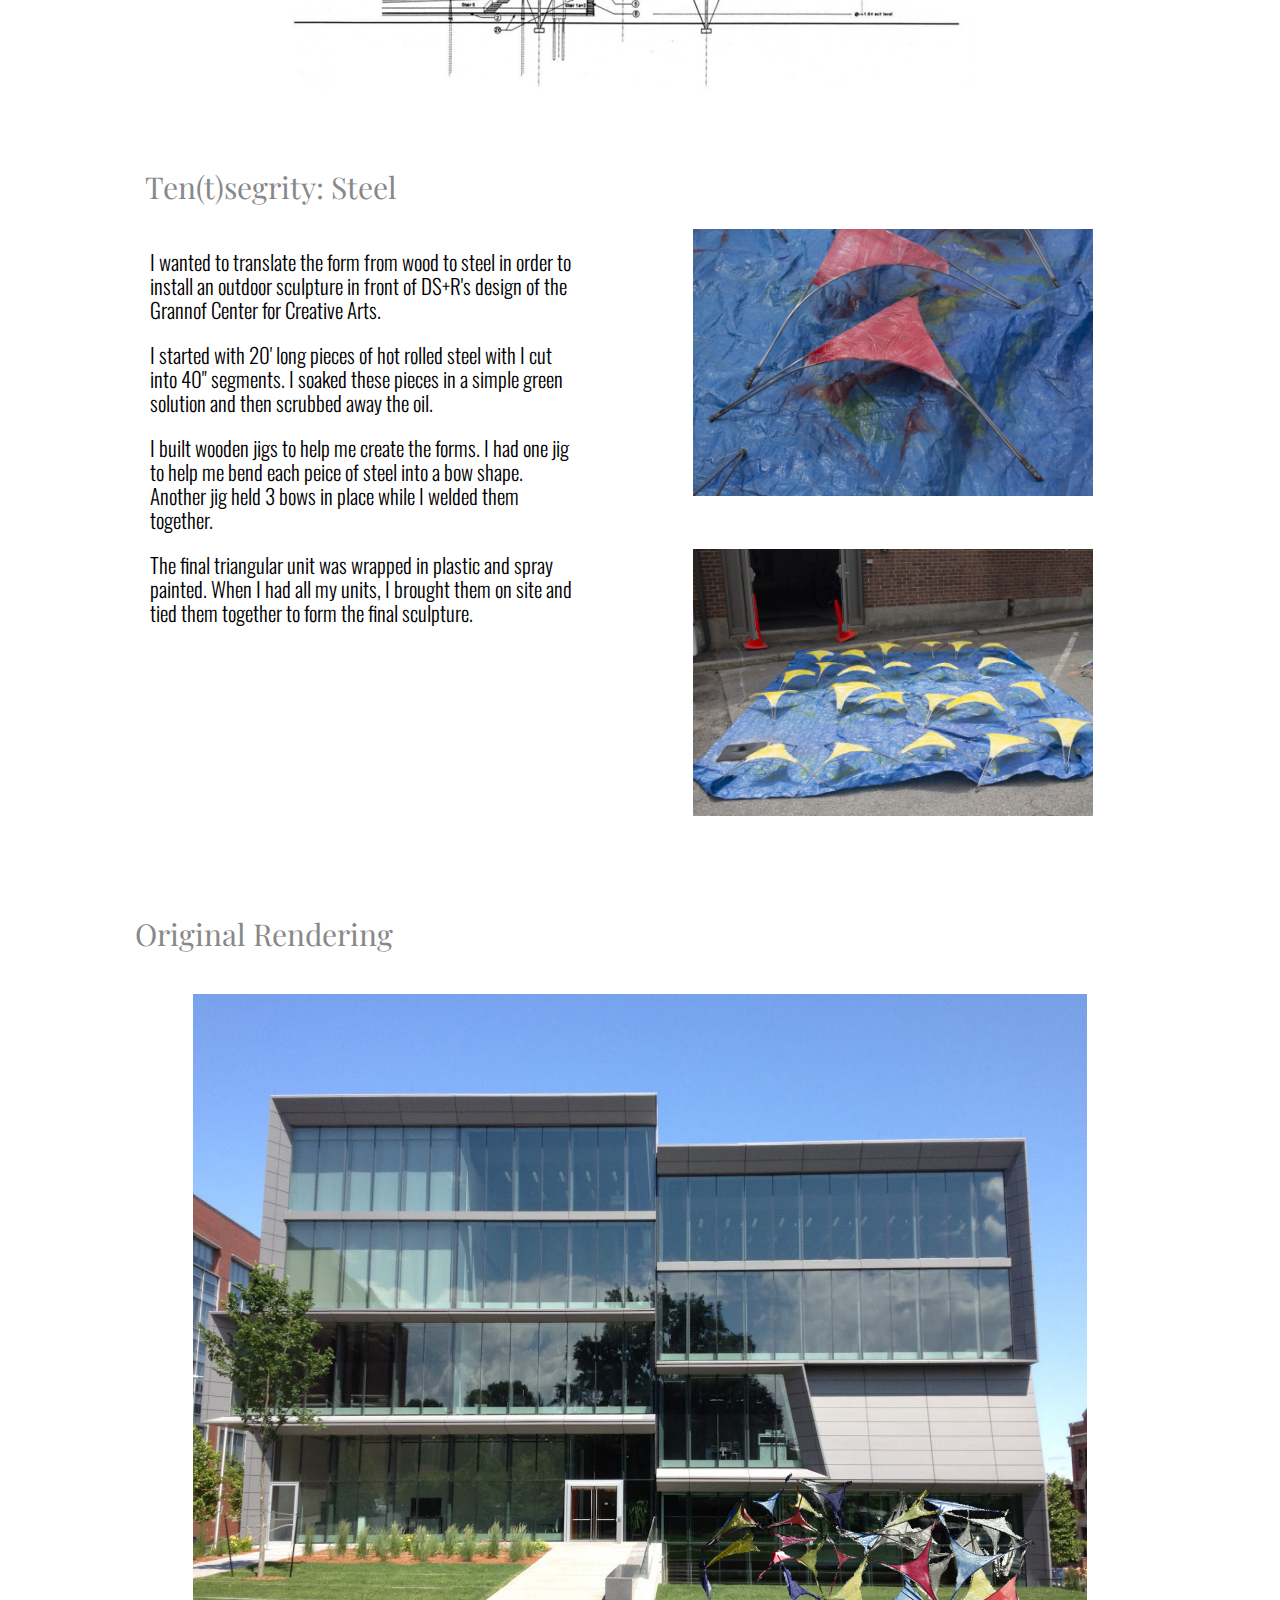
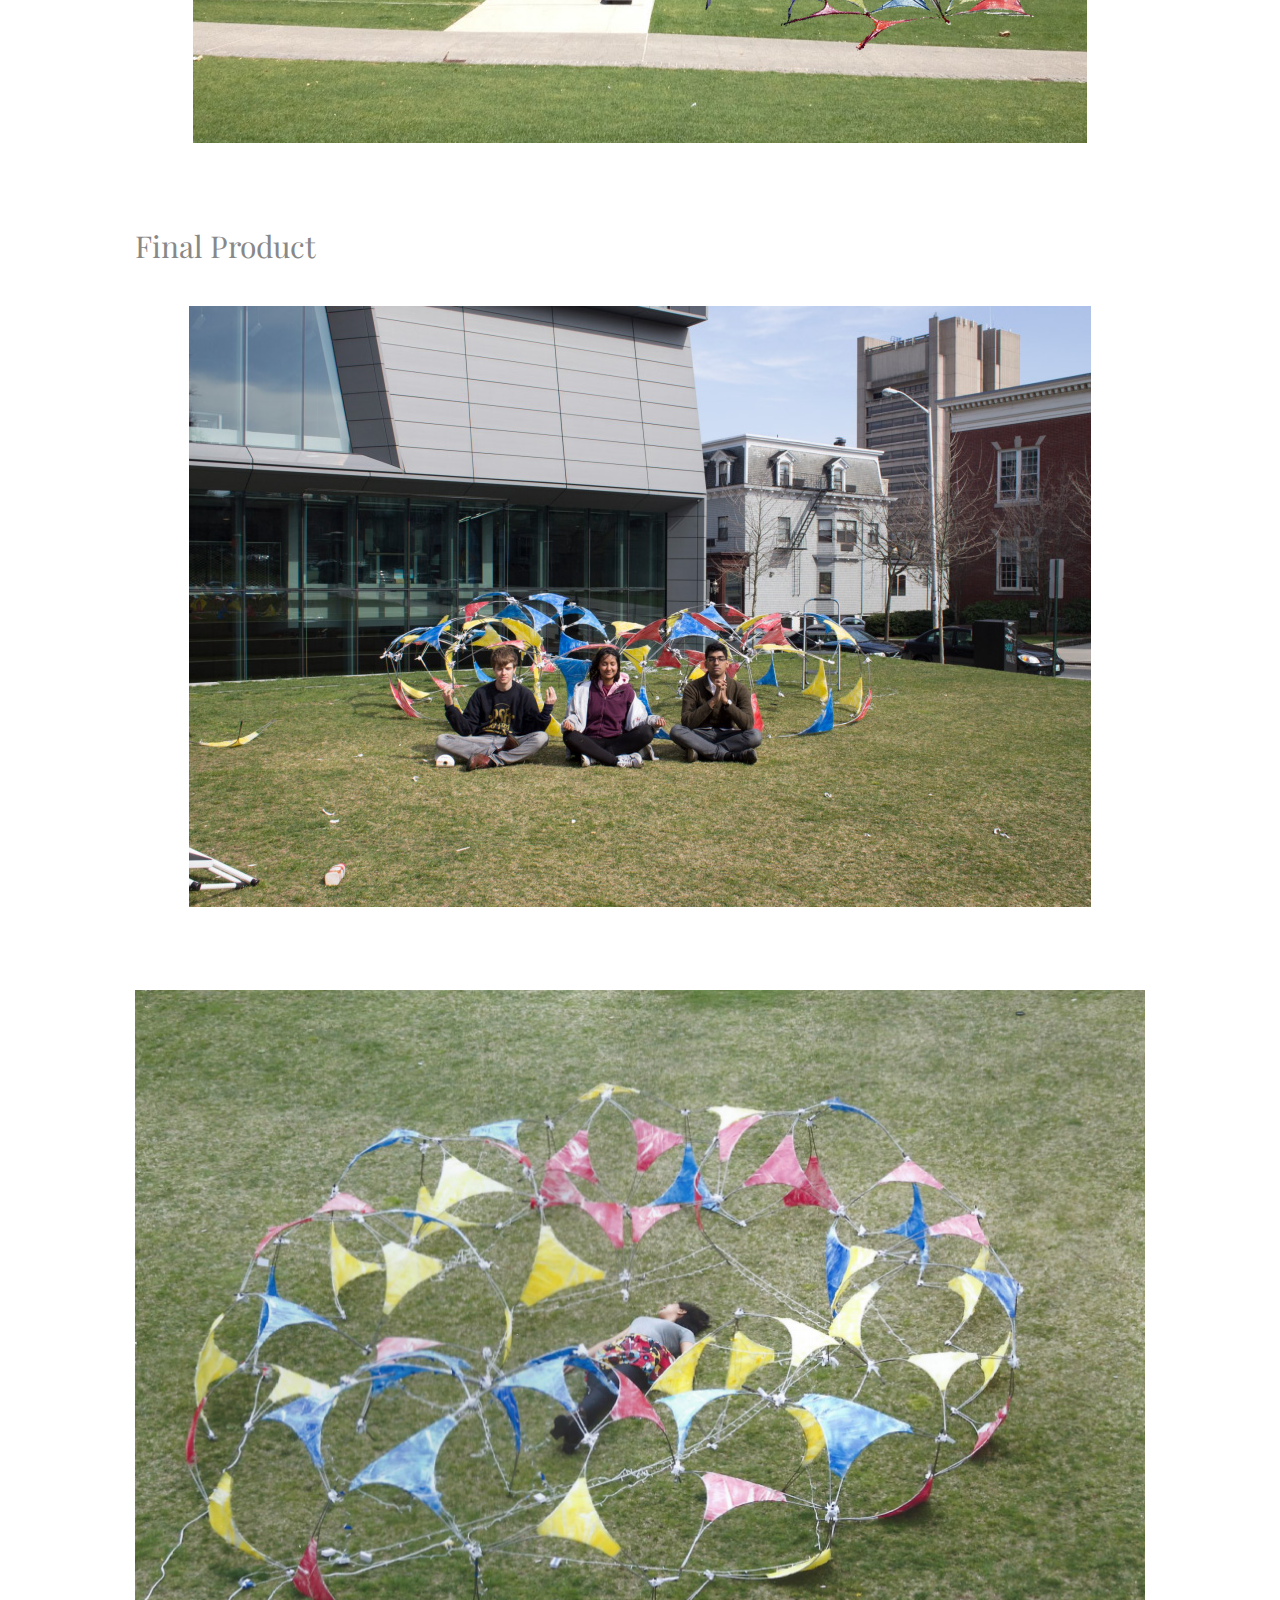
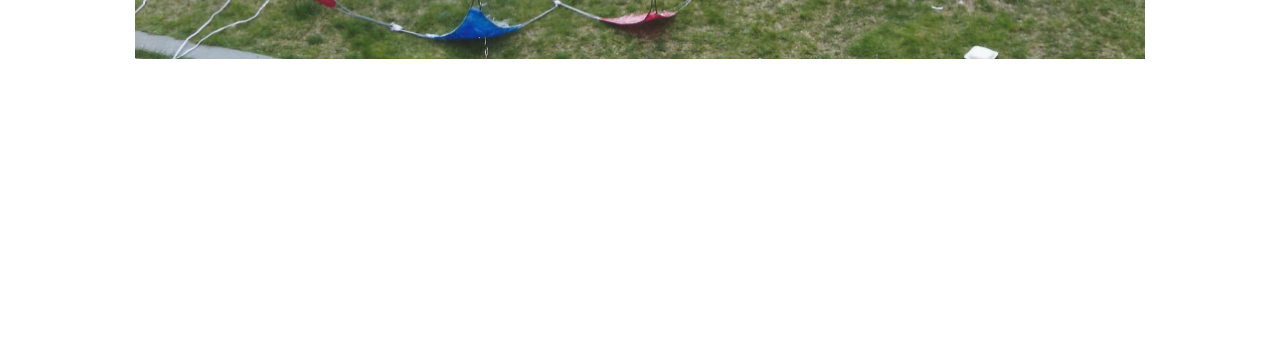
<file: tentsegrity.html>
<!DOCTYPE html>
<html lang="en">
<head>
  <link href='style.css' rel='stylesheet' type='text/css'>
  <link href='http://fonts.googleapis.com/css?family=Oswald:400,700,300' rel='stylesheet' type='text/css'>
  <link href='http://fonts.googleapis.com/css?family=Playfair+Display:400,700,900' rel='stylesheet' type='text/css'>
  <link href='http://fonts.googleapis.com/css?family=Vidaloka' rel='stylesheet' type='text/css'>
  <script src="fahmina.js" type="text/javascript"></script>
<title>
	Fahmina Ahmed
</title>
<script>
  (function(i,s,o,g,r,a,m){i['GoogleAnalyticsObject']=r;i[r]=i[r]||function(){
  (i[r].q=i[r].q||[]).push(arguments)},i[r].l=1*new Date();a=s.createElement(o),
  m=s.getElementsByTagName(o)[0];a.async=1;a.src=g;m.parentNode.insertBefore(a,m)
  })(window,document,'script','//www.google-analytics.com/analytics.js','ga');

  ga('create', 'UA-53208724-1', 'auto');
  ga('send', 'pageview');

</script>
</head>
<body>

<div class='topbar'>
	<span class='mainTitle'>Fahmina Ahmed</span>
	<div id='nav'>
      <span id='navCursor' class='projects'></span>
	  <span class='navItem'><a href='index.html' id='navProjects'>PROJECTS</a></span>
	  <span class='navItem'><a href='bio.html' id='navBio'>BIO</a></span>
	  <span class='navItem'><a href='resume.html' id='navResume'>RESUME</a></span>
    </div>
</div>

<div class='content'>
<div class="projectHeader">
  <div class="title">Ten(t)segrity</div>
  <div class="medium">Wooden Indoor Sculpture + Steel Outdoor Sculpture</div>
  <div class="date">October 2012 + April 2013</div>
</div>
</div>

<div class='content fullwidth'>

<div class="fullWidthText" style='margin-top: 50px;'>
  I created a modular sculpture out of ashwood and then recreated it in steel. The principal unit of the structures were a light weight and strong triangular piece that could be aggregated to form a larger inhabitable space.
</div>

<div class="slide">
  <div class="slideFull">
   <iframe src="http://player.vimeo.com/video/99037225?title=0&amp;byline=0&amp;portrait=0&amp;color=f56029" width="1010" height="758" frameborder="0" webkitallowfullscreen mozallowfullscreen allowfullscreen></iframe>
   <p style='padding-left: 20px;'>Sound by the talented Dan Rome. For more work by Dan Rome, visit his <a href="http://soundcloud.com/gnomedad">SoundCloud</a></p>
  </div>
</div>

<div class="slide">
<h2>Tensile Integrity Module</h2>
<div class="right"><img src="img/tentseg/ts_1.png"></img></div>
<div class="left">
  <p>
    The sculptures are agregations of a triangular module that gets its strength from bending single rods of either wood or steel and forming three of them into a triangular shape.
  </p>
  <p>
    Each bent rod wants to snap back to a straight piece. The module utilizes this tensile quality of the material to reinforce its structural integrity.
  </p>
</div>
</div>

<div class="slide">
<div class="slideFull">
<img src="img/tentseg/ts_2.png"></img>
</div>
</div>

<div class="slide nomargin">
<h2>Ten(t)segrity: Wood</h2>
<div class="right"><img src="img/tentseg/ts_3b.jpg"></img></div>
<div class="left hasText">
  <p>
    The ashwood from this structure was leftover from the construction of the Granoff Creative Arts Center, the building in which this sculpture was installed. Its forms were inspired by the architecture firm Diller, Scofidio, and Renfro, the designers of the Granoff Center for Creative Arts.
  </p>
  <p>
    I orinally created very dense hexagonal aggregations of the unit. Eventually, I learned that I could exploit the strength of the unit and create light membrane-like structures out of my triangular module.
  </p>
</div>
</div>

<div class="slide">
<div class="right"><img src="img/tentseg/ts_3c.jpg"></img></div>
<div class="left"><img src="img/tentseg/ts_3a.jpg"></img></div>
</div>

<div class="slide">
<div class="slideFull">
<img src="img/tentseg/ts_4.jpg"></img>
</div>
</div>

<h2 style="margin-left: 25px;">Inpiration for this Project: <span class='inlineTitle'>Diller Scofidio + Renfro's Blur Building</span></h2>
<div class="slide">
<div class="slideFull">
<img src="img/tentseg/ts_5.png"></img>
</div>
</div>

<div class="slide">
  <h2>Ten(t)segrity: Steel</h2>
<div class="right needSpacer">
  <img src="img/tentseg/ts_6a.jpg"></img>
  <br/>
  <img src="img/tentseg/ts_6b.jpg"></img>
</div>
<div class="left hasText">
  <p>
    I wanted to translate the form from wood to steel in order to install an outdoor sculpture in front of DS+R's design of the Grannof Center for Creative Arts. 
  </p>
  <p>
  I started with 20' long pieces of hot rolled steel with I cut into 40" segments. I soaked these pieces in a simple green solution and then scrubbed away the oil. 
  </p>
  <p>
  I built wooden jigs to help me create the forms. I had one jig to help me bend each peice of steel into a bow shape. Another jig held 3 bows in place while I welded them together. 
  </p>
  <p>
  The final triangular unit was wrapped in plastic and spray painted. When I had all my units, I brought them on site and tied them together to form the final sculpture.
  </p>
</div>
</div>

<h2>Original Rendering</h2>
<div class="slide">
<div class="slideFull">
<img src="img/tentseg/ts_7.jpg"></img>
</div>
</div>

<h2>Final Product</h2>
<div class="slide">
<div class="slideFull">
<img src="img/tentseg/ts_8.jpg"></img>
</div>
</div>

<div class="slide">
<div class="slideFull">
<img src="img/tentseg/ts_9.jpg"></img>
</div>
</div>

</div>

</body>
</html>
</file>
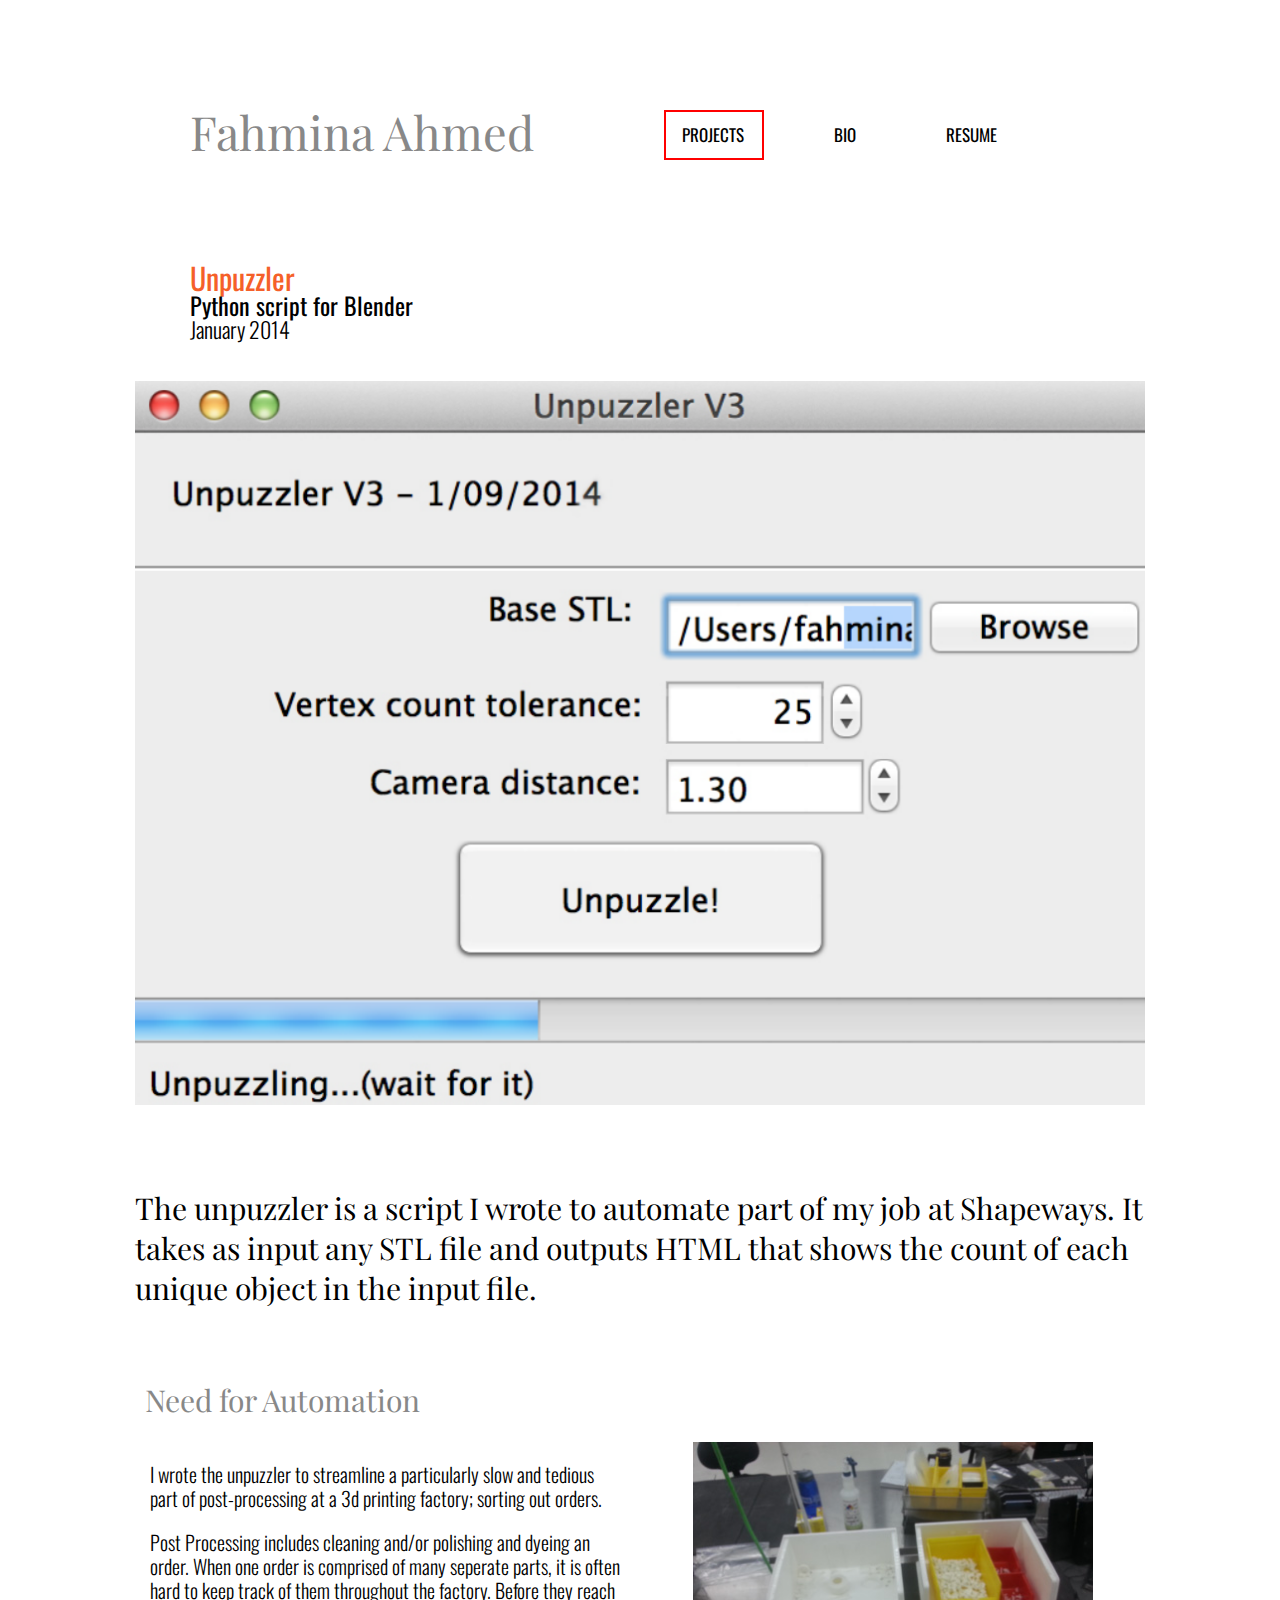
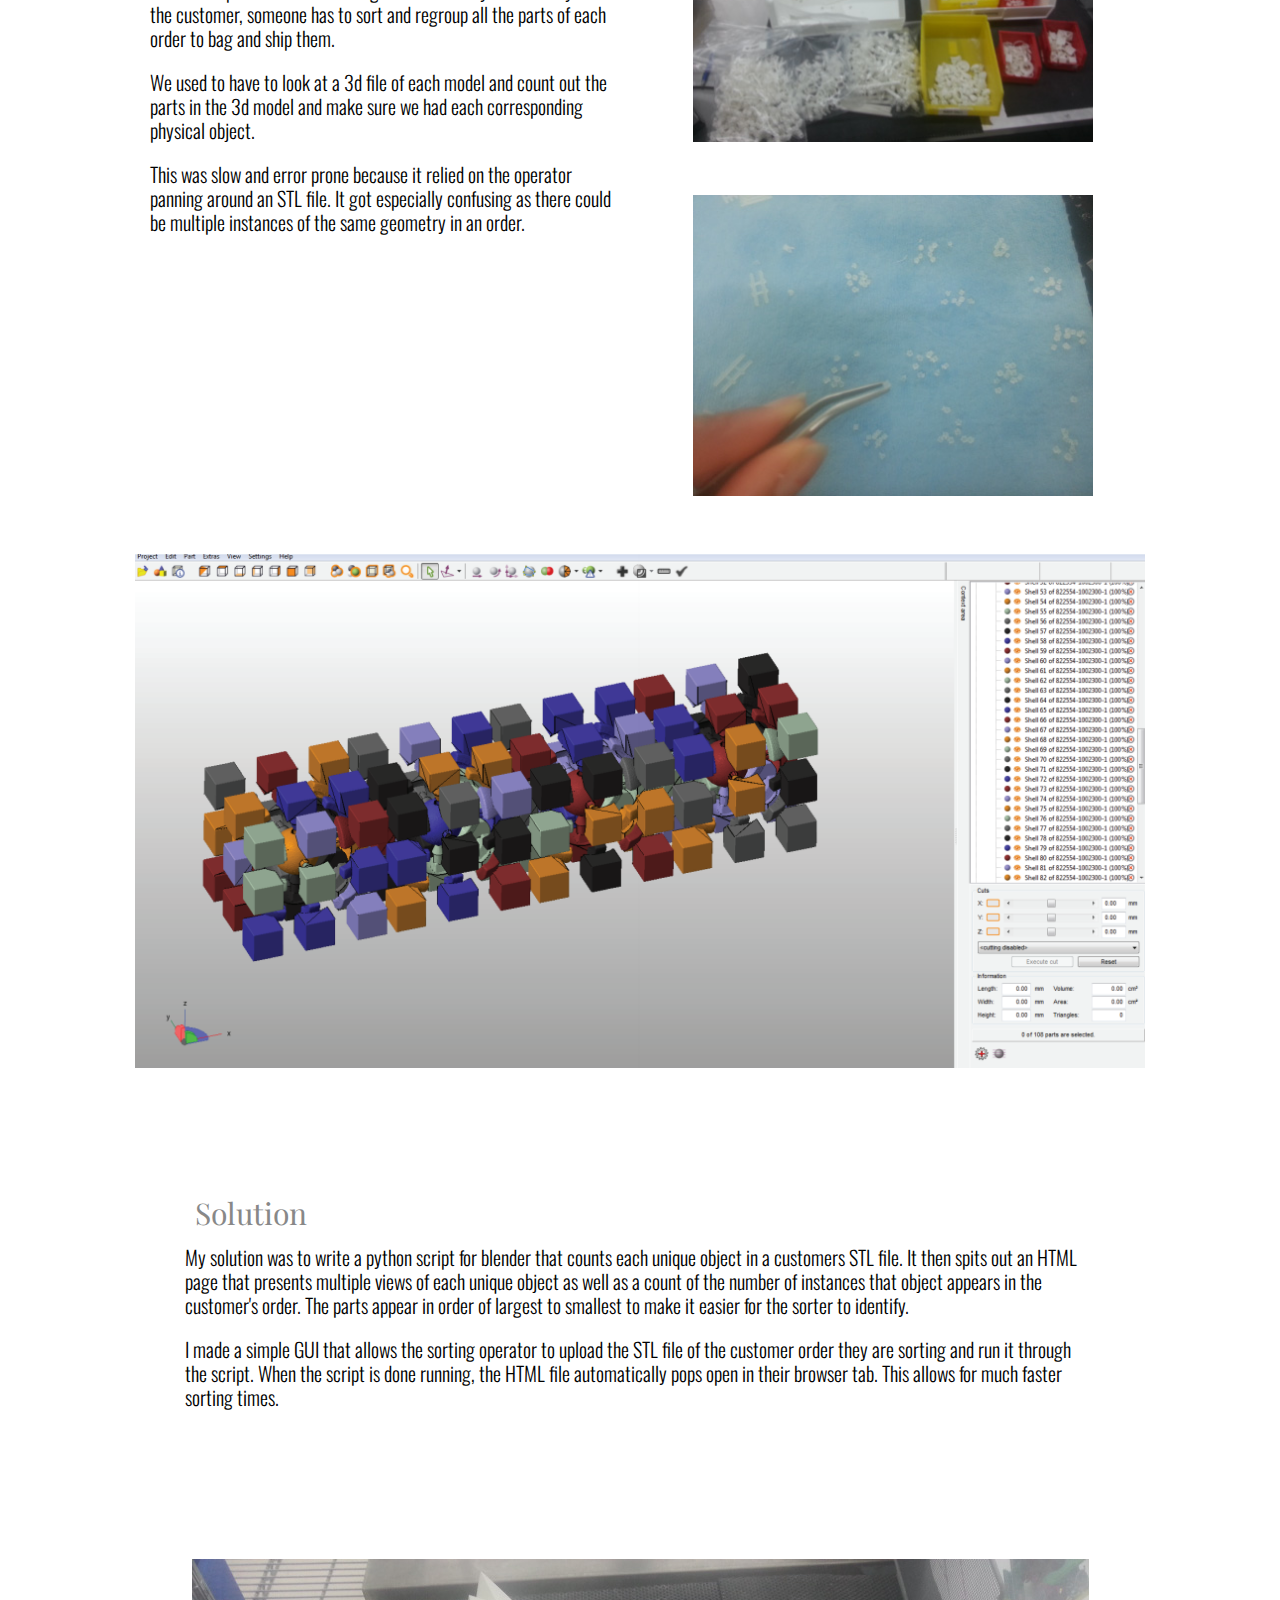
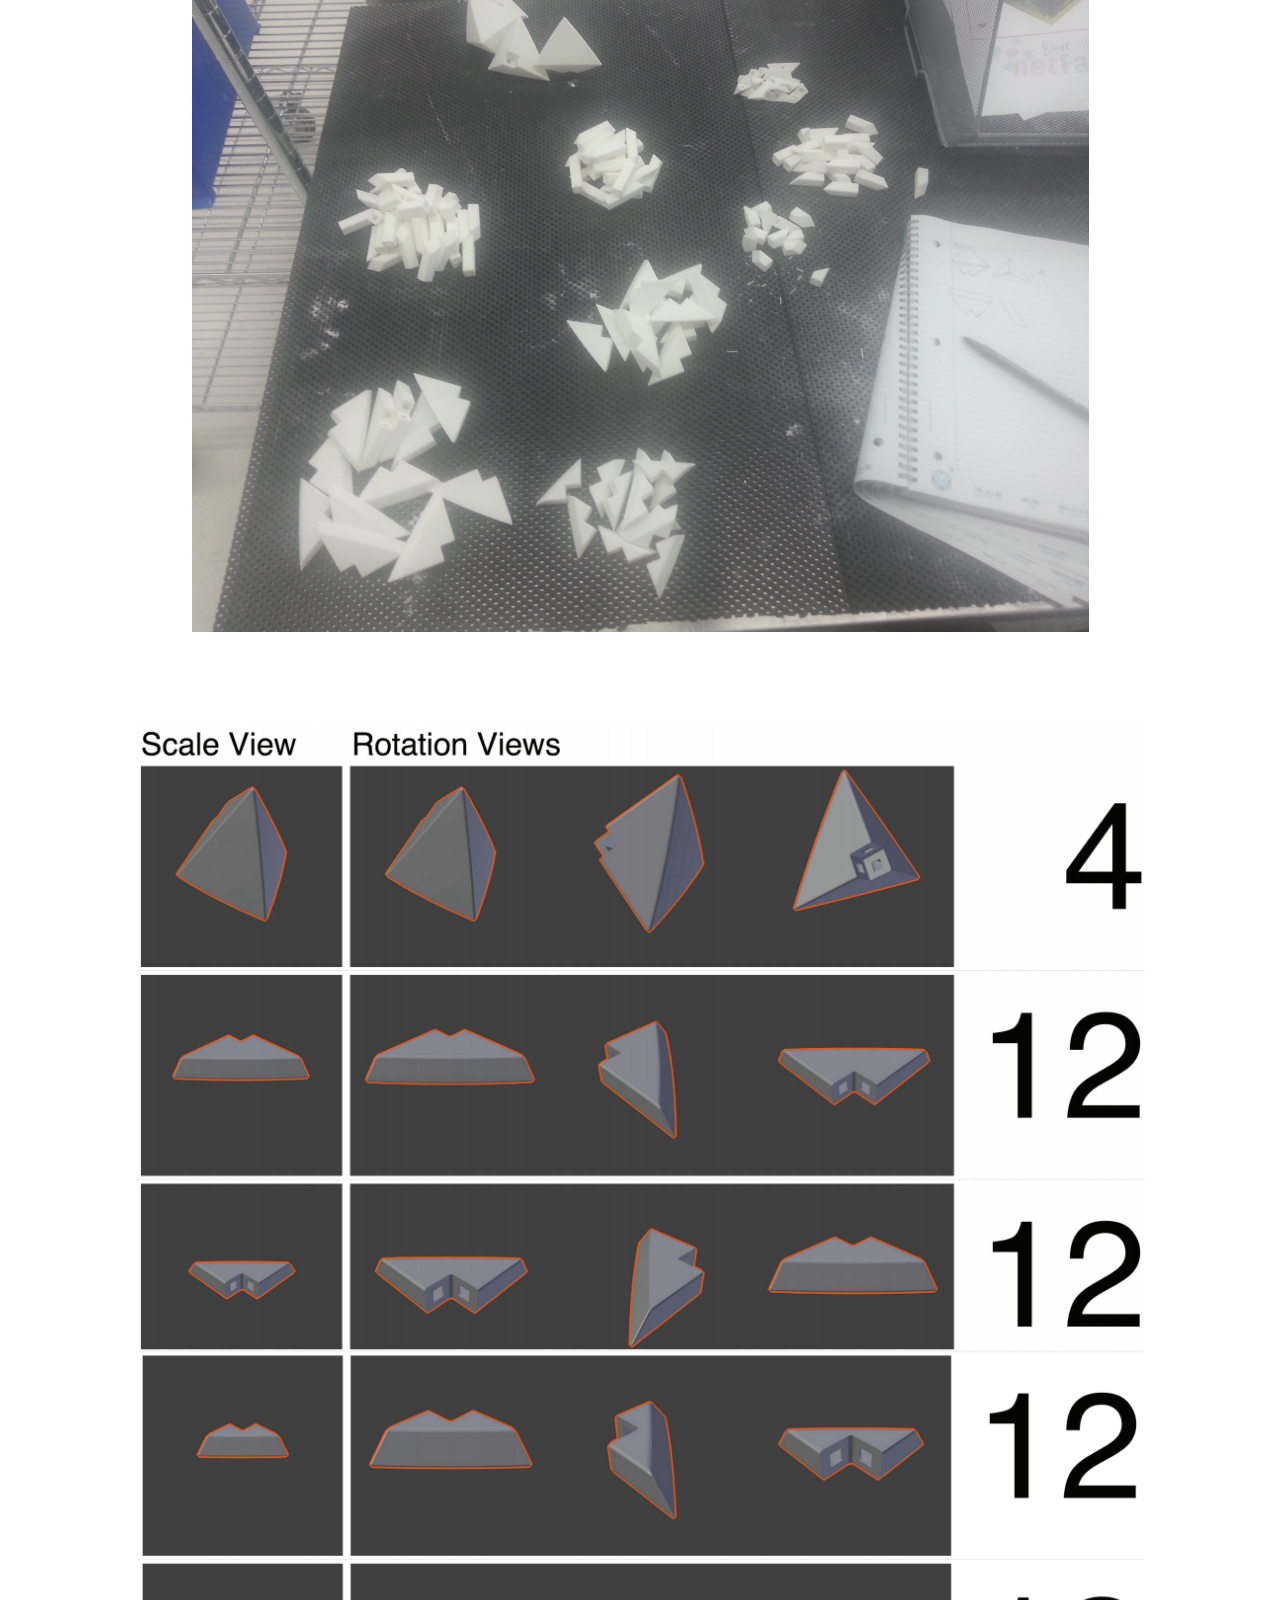
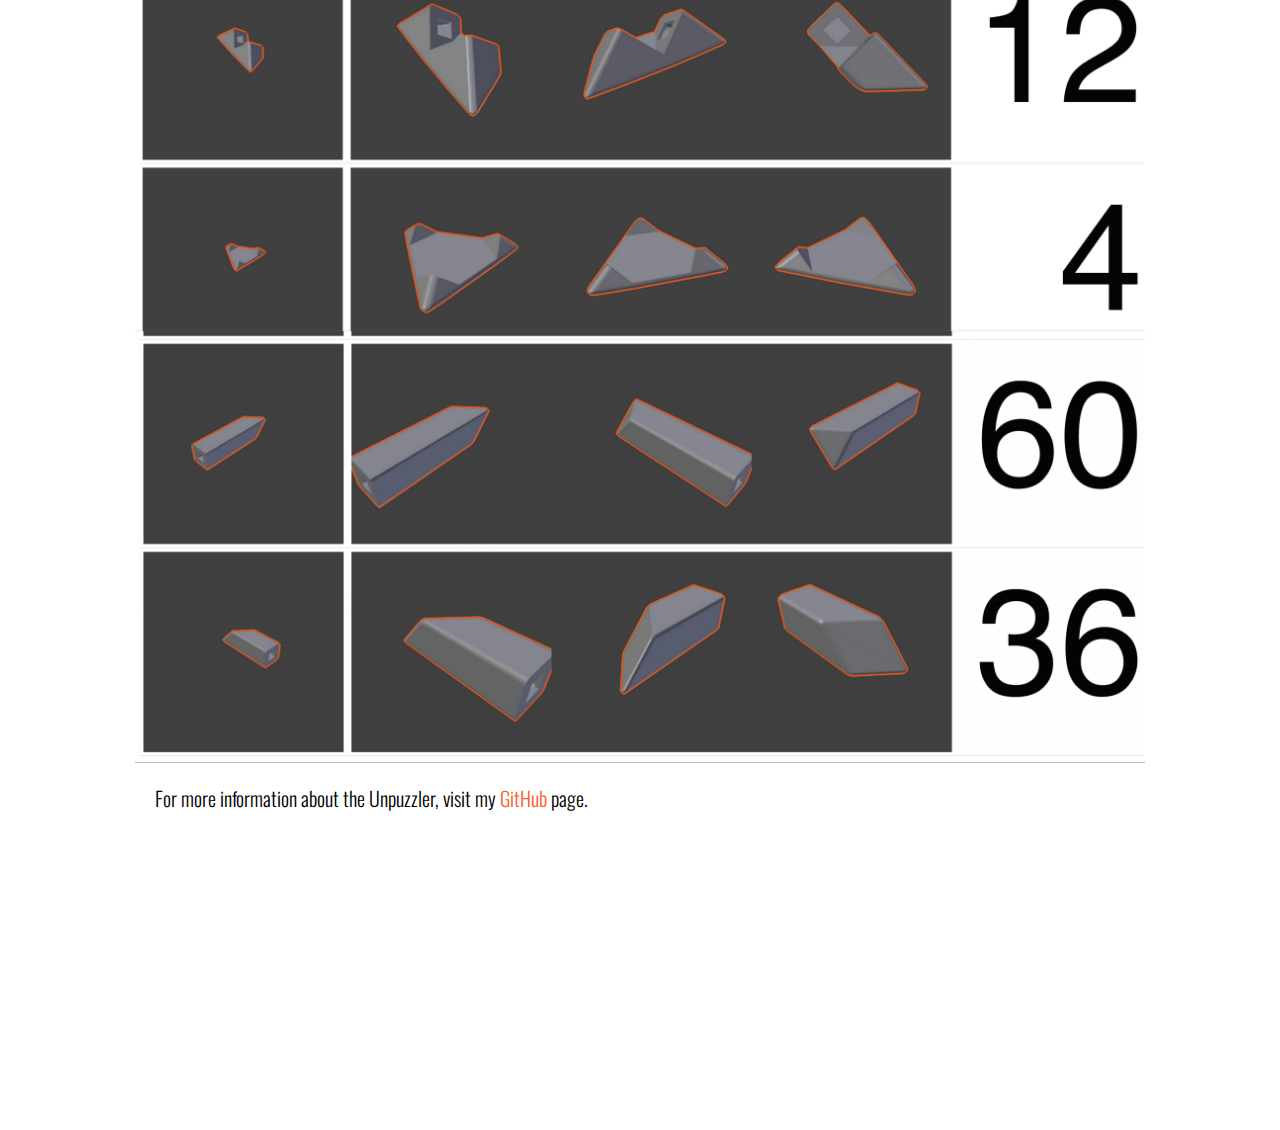
<file: unpuzzler.html>
<!DOCTYPE html>
<html lang="en">
<head>
  <link href='style.css' rel='stylesheet' type='text/css'>
  <link href='http://fonts.googleapis.com/css?family=Oswald:400,700,300' rel='stylesheet' type='text/css'>
  <link href='http://fonts.googleapis.com/css?family=Playfair+Display:400,700,900' rel='stylesheet' type='text/css'>
  <link href='http://fonts.googleapis.com/css?family=Vidaloka' rel='stylesheet' type='text/css'>
  <script src="fahmina.js" type="text/javascript"></script>
<title>
	Fahmina Ahmed
</title>
<script>
  (function(i,s,o,g,r,a,m){i['GoogleAnalyticsObject']=r;i[r]=i[r]||function(){
  (i[r].q=i[r].q||[]).push(arguments)},i[r].l=1*new Date();a=s.createElement(o),
  m=s.getElementsByTagName(o)[0];a.async=1;a.src=g;m.parentNode.insertBefore(a,m)
  })(window,document,'script','//www.google-analytics.com/analytics.js','ga');

  ga('create', 'UA-53208724-1', 'auto');
  ga('send', 'pageview');

</script>
</head>
<body>

<div class='topbar'>
	<span class='mainTitle'>Fahmina Ahmed</span>
	<div id='nav'>
      <span id='navCursor' class='projects'></span>
	  <span class='navItem'><a href='index.html' id='navProjects'>PROJECTS</a></span>
	  <span class='navItem'><a href='bio.html' id='navBio'>BIO</a></span>
	  <span class='navItem'><a href='resume.html' id='navResume'>RESUME</a></span>
    </div>
</div>

<div class='content'>
<div class="projectHeader">
  <div class="title">Unpuzzler</div>
  <div class="medium">Python script for Blender</div>
  <div class="date">January 2014</div>
</div>
</div>

<div class='content fullwidth'>

<div class="slide">
  <div class="slideFull">
  <img src="img/unpuzzler/u1.png"></img>
  </div>
</div>

<div class="fullWidthText" style='margin-bottom: 80px;'>
  The unpuzzler is a script I wrote to automate part of my job at Shapeways. It takes as input any STL file and outputs HTML that shows the count of each unique object in the input file.
</div>



<div class="slide nomargin">
<h2>Need for Automation</h2>
<div class="right needSpacer">
  <img src="img/unpuzzler/u2_a.jpg"></img>
  <img src="img/unpuzzler/u2_b.jpg"></img>
</div>
<div class="left">
  <p>
  I wrote the unpuzzler to streamline a particularly slow and tedious part of post-processing at a 3d printing factory; sorting out orders.
  </p>
  <p>
  Post Processing includes cleaning and/or polishing and dyeing an order. When one order is comprised of many seperate parts, it is often hard to keep track of them throughout the factory. Before they reach the customer, someone has to sort and regroup all the parts of each order to bag and ship them.
  </p>
  <p>
  We used to have to look at a 3d file of each model and count out the parts in the 3d model and make sure we had each corresponding physical object.
  </p>
  <p>
  This was slow and error prone because it relied on the operator panning around an STL file. It got especially confusing as there could be multiple instances of the same geometry in an order. 
  </p>
</div>
</div>

<div class="slide">
  <div class="slideFull">
  <img src="img/unpuzzler/u3.png"></img>
  </div>
</div>

<div class="slide">
  <div class="slideInner">
  <h2>Solution</h2>
  <p>
    My solution was to write a python script for blender that counts each unique object in a customers STL file. It then spits out an HTML page that presents multiple views of each unique object as well as a count of the number of instances that object appears in the customer's order. The parts appear in order of largest to smallest to make it easier for the sorter to identify.
  </p>
  <p>
    I made a simple GUI that allows the sorting operator to upload the STL file of the customer order they are sorting and run it through the script. When the script is done running, the HTML file automatically pops open in their browser tab. This allows for much faster sorting times.
  </p>
  </div>
</div>

<div class="slide">
  <div class="slideFull">
  <img src="img/unpuzzler/u4.jpg"></img>
  </div>
</div>

<div class="slide">
  <div class="slideFull">
  <img src="img/unpuzzler/u5.png"></img>
  </div>
<p style='padding-left: 20px;'>For more information about the Unpuzzler, visit my <a href="https://github.com/fahmina">GitHub</a> page.</p>
</div>

</div>

</body>
</html>
</file>
<file: style.css>
html { overflow-y: scroll; }

body {
  margin: 0;
  margin-bottom: 300px;
  font-weight: 300;
}

a {
  text-decoration: none;
  color: #F56029;
}

#nav a {
  color: black;
}

.topbar {
	margin-top: 100px;
	position: relative;
	width: 900px;
	margin-left: auto;
	margin-right: auto;
	margin-bottom: 100px;
	/*border: 1px solid green;*/
	/*background-color: #eee;*/
	/*line-height: 48px;*/
}

#nav {
  position: absolute;
  right:25px;
  top:10px;
  /*background-color:green;*/
  height:50px;
  margin-left:40px;
}

#navCursor.projects {
  left: 0px;
  width: 100px;
}
#navCursor.bio {
  left: 155px;
  width: 60px;
}
#navCursor.resume {
  left: 270px;
  width: 85px;
}

#navCursor {
  box-sizing: border-box;
 -webkit-transition: width .5s, left .5s;
  transition: width .5s, left .5s;
  position: absolute;
  height: 50px;
  border: 2px solid red;
  left: 0px;
  width: 100px;
}

.navItem {
  position: relative;
  bottom: -12px;
  font-family: 'Oswald', sans-serif;
  font-weight: 400;
  margin-right: 50px;
  padding: 12px 18px;
  font-size: 17px;
  letter-spacing: 0px;
  /*border: 1px solid red;*/
  /*background-color:blue;*/
}

.mainTitle, h1, h2 {
  color: #888;
  font-size: 47px;
  font-family: 'Playfair Display', serif;
  margin-right: 44px;
  font-weight: normal;
}

h2 {
  font-size: 30px;
  margin-bottom: 15px;
  margin-top: 0;
  clear:both;
}

.left h2 {
  margin-bottom: 35px;
}

.content {
  position: relative;
  width: 900px;
  margin-left: auto;
  margin-right: auto;

  /*border: 1px solid green;*/
}
.content.fullwidth {
  width: 1010px;
}

.project {
  border: 1px solid transparent;
  position: relative;
  margin-left: auto;
  margin-right: auto;
  margin-bottom: 60px;
  padding-top: 60px;
  padding-bottom 0px;
  width: 660px;
  height: 430px;
  text-align: center;
}

.project:hover {
    border: 1px solid red;
}

.project:hover .projectLabel {
  display: block;
}

.projectLabel {
	display: none;
	color: #f00;
	font-family: 'Oswald', sans-serif;
	position: relative;
    margin-left: auto;
    margin-right: auto;
	margin-top: 10px;
	width: 540px;
    height: 360px;
    text-align: right;
    font-size: 17px;
}

.placeholderImage {
  width: 540px;
  height: 360px;
  background-color: #888;
}

.biotext, .resumetext {
	font-family: 'Oswald', sans-serif;
  font-weight: 300;
  font-size: 18px;
  padding-left: 100px;
  padding-right: 100px;
}

.biotext {
  font-size: 24px;
}

.resumetext {
  padding: 0px;
  color: black
}

.beforeIndent {
  margin: 0;
}

.indent {
  margin-top:0;
  padding-left: 40px; 
}

/* Resume Stuff */

.rTitle, .rSubtitle, .rSubitemTitle, .rPosition {
  font-family: 'Oswald', sans-serif;
  font-weight: 400;
  font-size: 20px;
  color: #F56029;
}

.rSubtitle {
  font-weight: 300;
}

.rSubitemTitle {
  color: #999;
  margin-top: 20px;
}

.rHeader {
  position: relative;
}

.rPosition {
  /*position: absolute;*/ float:right;
  font-size: 22px;
  top: 0;
  color: black;
  min-width: 325px;
  /*left: 450px;*/
  right: 0;
}

.rEntry {
  position: relative;
  clear: both;
  border: 2px solid transparent;
  padding: 15px;
  left: -15px;
}

.professionalExperience .rEntry:hover, .clickBorder:hover {
  border: 1px solid #F56029;
  cursor: pointer;
}

.orange {
  color: #F56029;
}

.prizeYear {
  color: black;
  margin-left: 20px;
  font-weight: 300;
}

.skills .prizeYear {
  position: absolute;
  left: 200px;
}

.skills .rTitle, .awards .rTitle {
  margin-bottom: 10px;
}

.skills .rTitle.indent, .skills .rTitle.beforeIndent {
  margin-bottom: 0;
}

/* Project pages stuff */

p, h1, h2 {
  text-align: left;
}

.projectHeader {
   font-family: 'Oswald', sans-serif;
   font-size: 20px;
   line-height: 24px;
}

.projectHeader .title {
  font-size: 30px;
  font-weight: 400;
  color: #F56029;
  line-height: 30px;
}

.projectHeader .medium {
  font-size: 24px;
  font-weight: 400;
}

.projectHeader .date {
  font-size: 22px;
}

.fullWidthText {
  font-family: 'Playfair Display', serif;
  font-size: 30px;
  color: black;
}

.inlineTitle {
  font-family: 'Oswald', sans-serif;
  color: #000;
  font-size: 22px;
}

.slide {
  overflow: auto;
  margin-top: 40px;
  margin-bottom: 80px;
  position: relative;
  width: 100%;
  font-family: 'Oswald', sans-serif;
  font-size: 20px;
  line-height: 24px; 
}

.slide h2 {
  margin-left: 10px;
}

.slide.nomargin {
  margin-bottom: 0;
}

.slide img {
  max-width: 100%;
  min-width: 50px;
  min-height: 50px;
}

.right>img, .left>img {
  width: 400px;
}
.right img:only-child {
  height: 100%;
}

.slideFull {
  overflow: hidden;
  text-align:center;
}

.slideInner {
  padding: 50px;
}

.right, .left, .bottom, .top {
  box-sizing: border-box;
  padding: 15px;
  position: absolute;
  text-align: center;
}

.right.hasText, .left.hasText {
  font-size: 21px;
  width: 45%;
}
.needSpacer img:first-child {
  margin-bottom: 50px;
}

.right, .left {
  width: 50%;
}

.right {
  position:relative;
  float: right;
  right: 0;
}

.left {
  position: relative;
  left: 0;
}

.full {
  width: 100%;
  height: 100%;
}

.top, .bottom {
  height: 50%;
}
.bottom {
  bottom: 0;
}
.top {
  top: 0;
}
</file>
